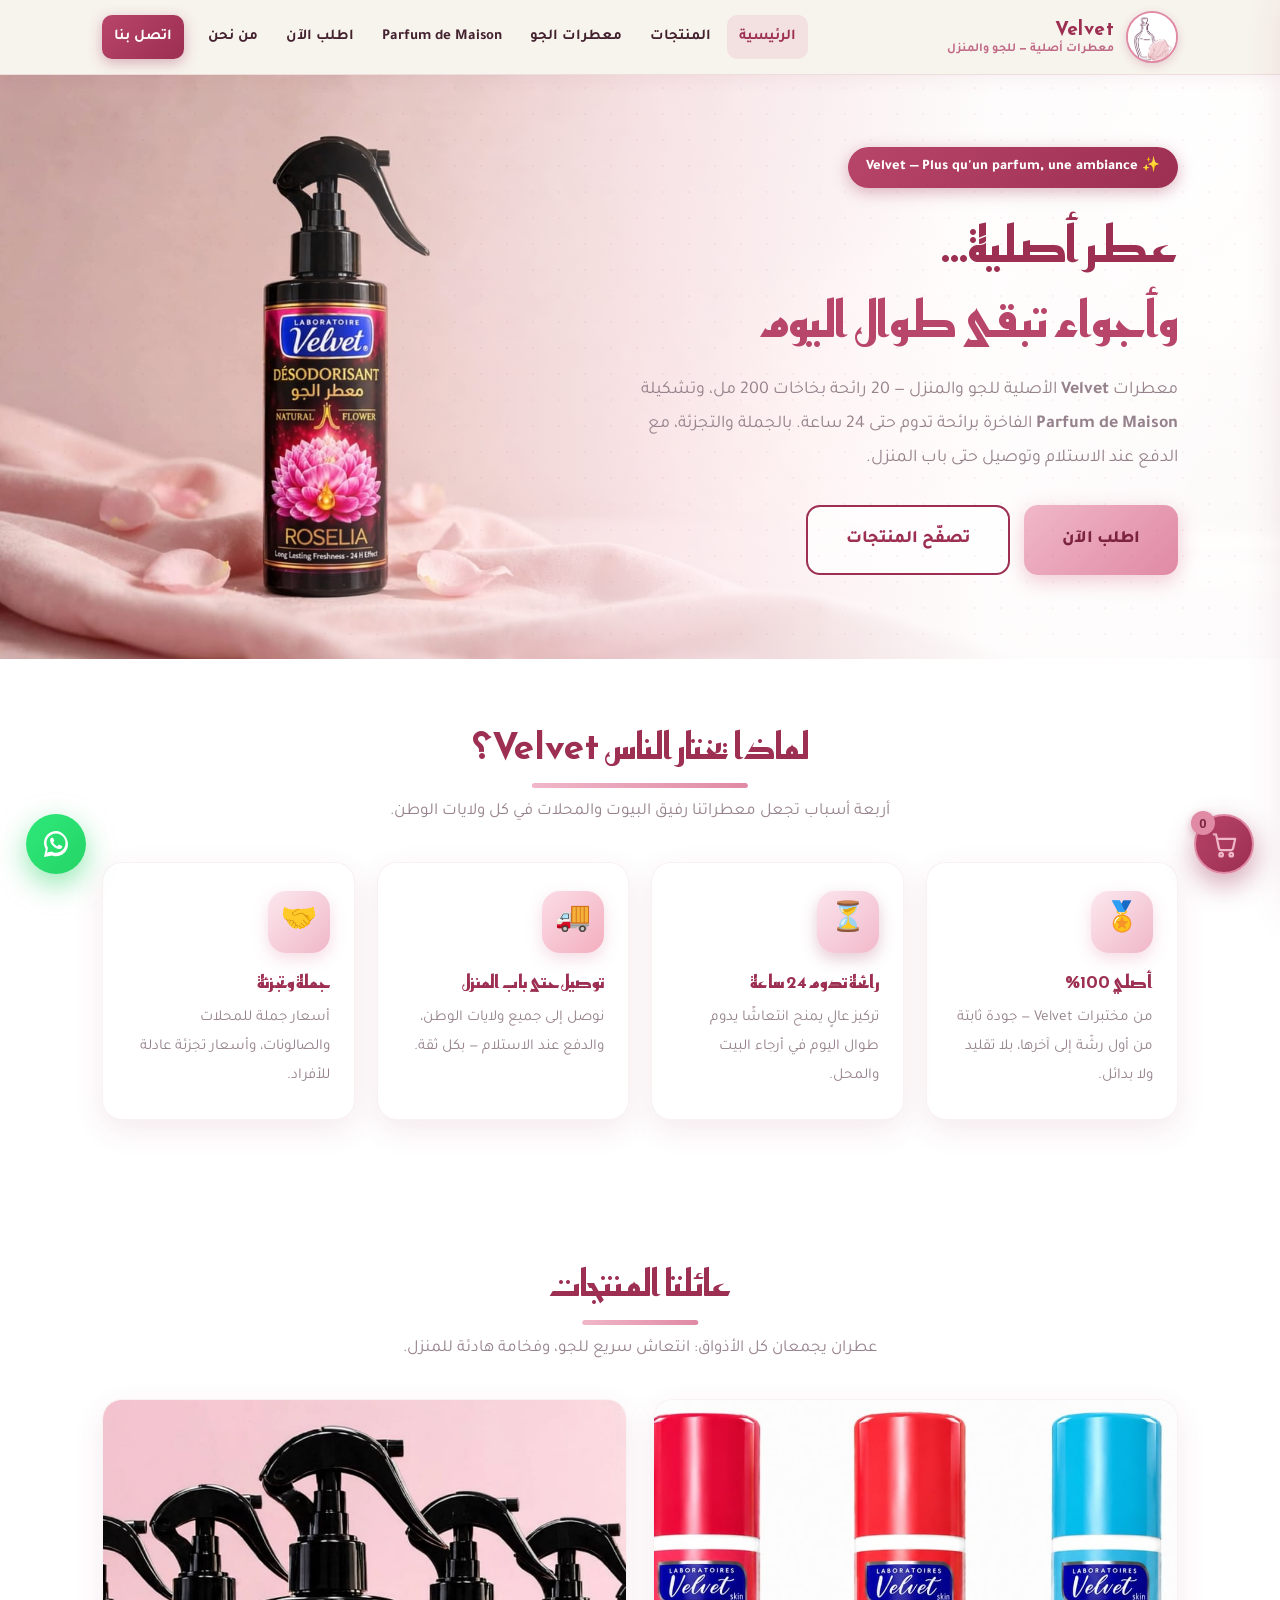
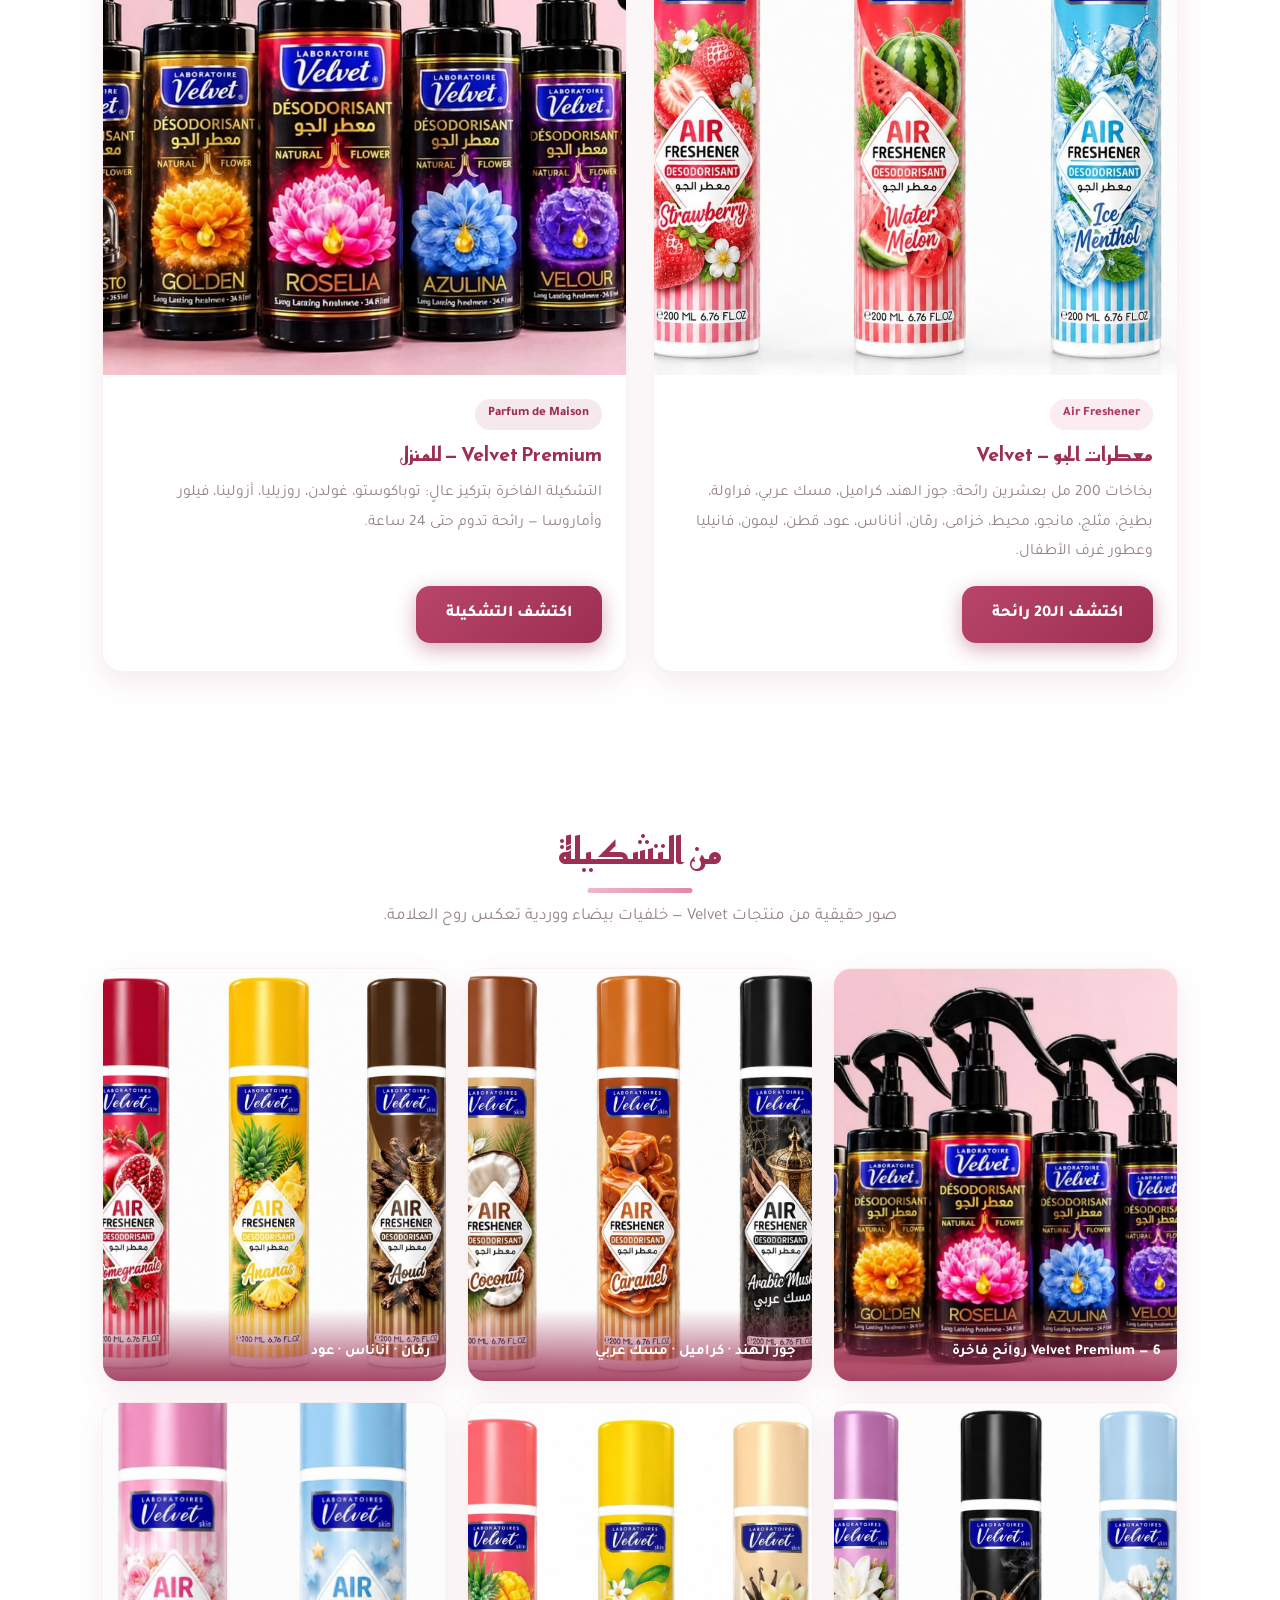
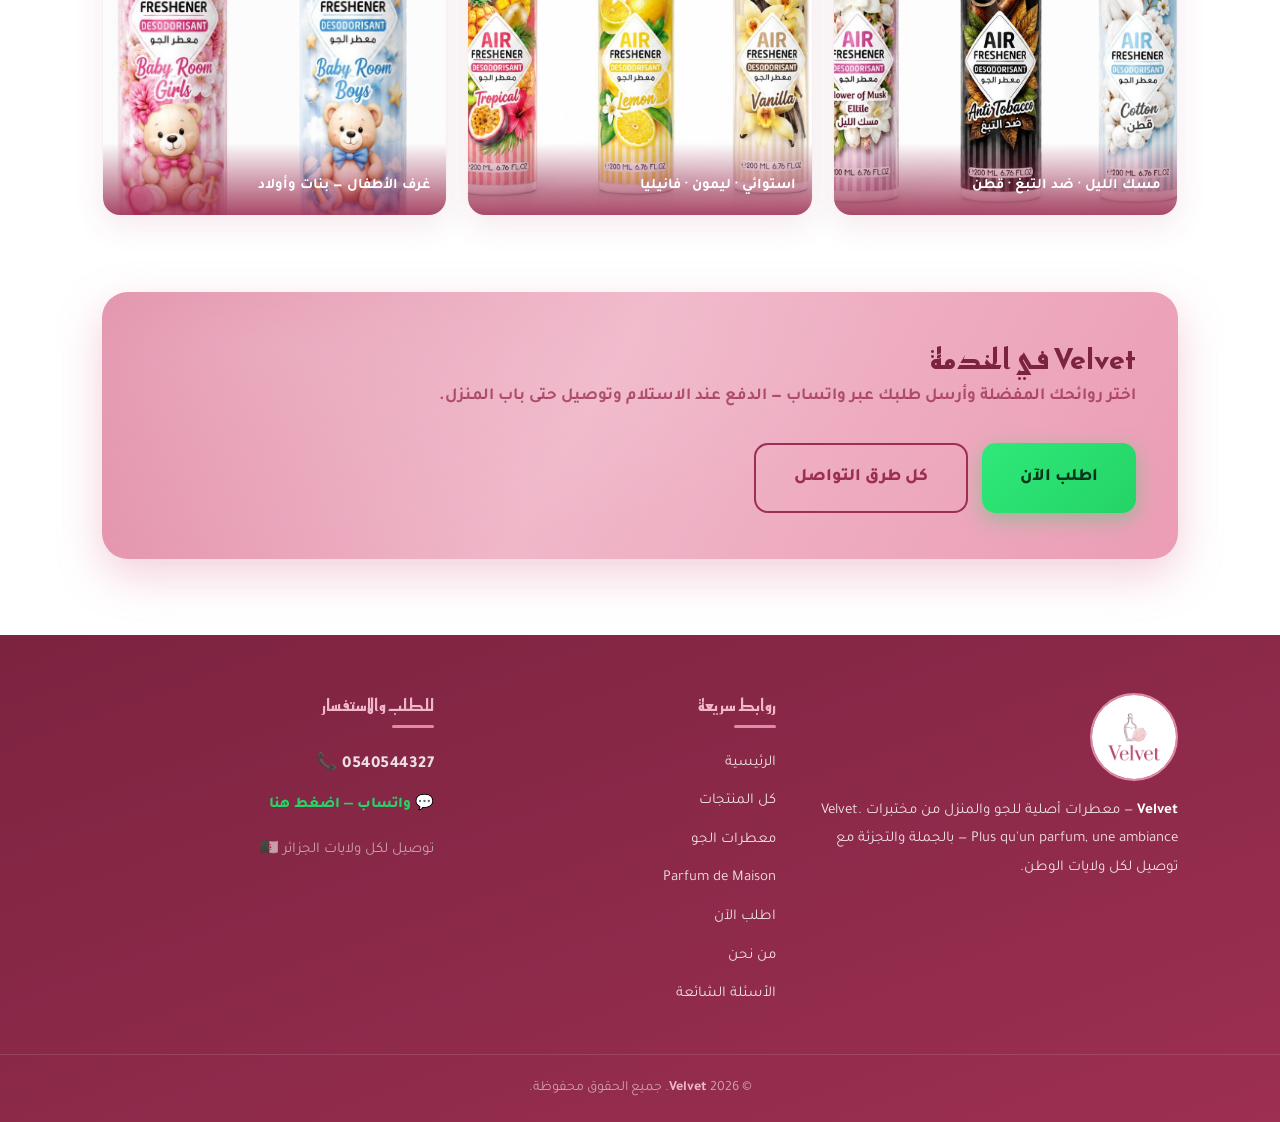
<file: index.html>
<!DOCTYPE html>
<html lang="ar" dir="rtl">
<head>
  <meta charset="UTF-8">
  <meta name="viewport" content="width=device-width, initial-scale=1.0">
  <title>Velvet | معطرات أصلية للجو والمنزل — بالجملة والتجزئة</title>
  <meta name="description" content="Velvet — معطرات أصلية للجو والمنزل: 20 رائحة بخاخات 200 مل وتشكيلة Velvet Premium الفاخرة. بالجملة والتجزئة، الدفع عند الاستلام وتوصيل حتى باب المنزل. 0540544327">
  <link rel="icon" type="image/jpeg" href="assets/img/logo-mark.jpg">
  <link rel="preconnect" href="https://fonts.googleapis.com">
  <link rel="preconnect" href="https://fonts.gstatic.com" crossorigin>
  <link href="https://fonts.googleapis.com/css2?family=Reem+Kufi:wght@400;500;600;700&family=Tajawal:wght@400;500;700;800;900&display=swap" rel="stylesheet">
  <link rel="stylesheet" href="css/style.css">
</head>
<body>

  <!-- ===== الترويسة ===== -->
  <header class="site-header">
    <div class="container header-inner">
      <a href="index.html" class="brand">
        <img src="assets/img/logo-mark.jpg" alt="شعار Velvet" class="brand-logo">
        <span class="brand-text">
          <strong>Velvet</strong>
          <small>معطرات أصلية — للجو والمنزل</small>
        </span>
      </a>
      <nav class="main-nav" id="mainNav">
        <a href="index.html" class="active">الرئيسية</a>
        <a href="products.html">المنتجات</a>
        <a href="air-freshener.html">معطرات الجو</a>
        <a href="parfum-maison.html">Parfum de Maison</a>
        <a href="order.html">اطلب الآن</a>
        <a href="about.html">من نحن</a>
        <a href="contact.html" class="nav-cta">اتصل بنا</a>
      </nav>
      <button class="nav-toggle" id="navToggle" aria-label="فتح القائمة">☰</button>
    </div>
  </header>

  <main>
    <!-- ===== الواجهة الرئيسية ===== -->
    <section class="hero">
      <div class="container hero-inner">
        <div class="hero-copy">
          <span class="hero-badge">✨ Velvet — Plus qu'un parfum, une ambiance</span>
          <h1 class="hero-title">عطر أصلية…<br><span class="gold">وأجواء تبقى طوال اليوم</span></h1>
          <p class="hero-lead">
            معطرات <strong>Velvet</strong> الأصلية للجو والمنزل — 20 رائحة بخاخات 200 مل، وتشكيلة <strong>Parfum de Maison</strong> الفاخرة برائحة تدوم حتى 24 ساعة. بالجملة والتجزئة، مع الدفع عند الاستلام وتوصيل حتى باب المنزل.
          </p>
          <div class="hero-cta">
            <a href="order.html" class="btn btn-gold btn-lg">اطلب الآن</a>
            <a href="products.html" class="btn btn-outline btn-lg">تصفّح المنتجات</a>
          </div>
        </div>
        <div class="hero-img-wrap">
          <img src="assets/img/roselia-hero.jpg" alt="معطر Velvet Premium — روزيليا" class="hero-img" style="object-position: left center;">
          <div class="hero-strip"><span class="dot"></span> الدفع عند الاستلام — توصيل حتى باب المنزل</div>
        </div>
      </div>
    </section>

    <!-- ===== لماذا Velvet ===== -->
    <section class="section" style="padding-block: 60px;">
      <div class="container">
        <div class="center">
          <h2 class="section-title">لماذا يختار الناس Velvet؟</h2>
          <p class="section-sub">أربعة أسباب تجعل معطراتنا رفيق البيوت والمحلات في كل ولايات الوطن.</p>
        </div>
        <div class="grid-4">
          <div class="feature reveal">
            <div class="feature-icon">🏅</div>
            <h3>أصلي 100%</h3>
            <p>من مختبرات Velvet — جودة ثابتة من أول رشّة إلى آخرها، بلا تقليد ولا بدائل.</p>
          </div>
          <div class="feature reveal">
            <div class="feature-icon brand">⏳</div>
            <h3>رائحة تدوم 24 ساعة</h3>
            <p>تركيز عالٍ يمنح انتعاشًا يدوم طوال اليوم في أرجاء البيت والمحل.</p>
          </div>
          <div class="feature reveal">
            <div class="feature-icon rose">🚚</div>
            <h3>توصيل حتى باب المنزل</h3>
            <p>نوصل إلى جميع ولايات الوطن، والدفع عند الاستلام — بكل ثقة.</p>
          </div>
          <div class="feature reveal">
            <div class="feature-icon">🤝</div>
            <h3>جملة وتجزئة</h3>
            <p>أسعار جملة للمحلات والصالونات، وأسعار تجزئة عادلة للأفراد.</p>
          </div>
        </div>
      </div>
    </section>

    <!-- ===== عائلتا المنتجات ===== -->
    <section class="section section-alt">
      <div class="container">
        <div class="center">
          <h2 class="section-title">عائلتا المنتجات</h2>
          <p class="section-sub">عطران يجمعان كل الأذواق: انتعاش سريع للجو، وفخامة هادئة للمنزل.</p>
        </div>
        <div class="grid-2">
          <article class="card reveal">
            <img src="assets/img/velvet-strawberry-watermelon-menthol.jpg" alt="معطرات الجو Velvet — 20 رائحة" class="card-img">
            <div class="card-body">
              <span class="tag">Air Freshener</span>
              <h3 class="card-title">معطرات الجو — Velvet</h3>
              <p class="card-text">
                بخاخات 200 مل بعشرين رائحة: جوز الهند، كراميل، مسك عربي، فراولة، بطيخ، مثلج، مانجو، محيط، خزامى، رمّان، أناناس، عود، قطن، ليمون، فانيليا وعطور غرف الأطفال.
              </p>
              <a href="air-freshener.html" class="btn btn-brand">اكتشف الـ20 رائحة</a>
            </div>
          </article>
          <article class="card reveal">
            <img src="assets/img/velvet-premium-lineup.jpg" alt="تشكيلة Velvet Premium — Parfum de Maison" class="card-img">
            <div class="card-body">
              <span class="tag tag-brand">Parfum de Maison</span>
              <h3 class="card-title">Velvet Premium — للمنزل</h3>
              <p class="card-text">
                التشكيلة الفاخرة بتركيز عالٍ: توباكوستو، غولدن، روزيليا، أزولينا، فيلور وأماروسا — رائحة تدوم حتى 24 ساعة.
              </p>
              <a href="parfum-maison.html" class="btn btn-brand">اكتشف التشكيلة</a>
            </div>
          </article>
        </div>
      </div>
    </section>

    <!-- ===== من التشكيلة ===== -->
    <section class="section">
      <div class="container">
        <div class="center">
          <h2 class="section-title">من التشكيلة</h2>
          <p class="section-sub">صور حقيقية من منتجات Velvet — خلفيات بيضاء ووردية تعكس روح العلامة.</p>
        </div>
        <div class="gallery-grid">
          <figure class="gallery-item reveal"><img src="assets/img/velvet-premium-lineup.jpg" alt="تشكيلة Velvet Premium"><figcaption class="gallery-cap">Velvet Premium — 6 روائح فاخرة</figcaption></figure>
          <figure class="gallery-item reveal"><img src="assets/img/velvet-coconut-caramel-musk.jpg" alt="جوز الهند، كراميل، مسك عربي"><figcaption class="gallery-cap">جوز الهند · كراميل · مسك عربي</figcaption></figure>
          <figure class="gallery-item reveal"><img src="assets/img/velvet-pomegranate-ananas-aoud.jpg" alt="رمّان، أناناس، عود"><figcaption class="gallery-cap">رمّان · أناناس · عود</figcaption></figure>
          <figure class="gallery-item reveal"><img src="assets/img/velvet-ellile-antitobacco-cotton.jpg" alt="مسك الليل، ضد التبغ، قطن"><figcaption class="gallery-cap">مسك الليل · ضد التبغ · قطن</figcaption></figure>
          <figure class="gallery-item reveal"><img src="assets/img/velvet-tropical-lemon-vanilla.jpg" alt="استوائي، ليمون، فانيليا"><figcaption class="gallery-cap">استوائي · ليمون · فانيليا</figcaption></figure>
          <figure class="gallery-item reveal"><img src="assets/img/velvet-babyroom.jpg" alt="عطور غرف الأطفال"><figcaption class="gallery-cap">غرف الأطفال — بنات وأولاد</figcaption></figure>
        </div>
      </div>
    </section>

    <!-- ===== دعوة للطلب ===== -->
    <section class="section" style="padding-top: 0;">
      <div class="container">
        <div class="cta-band reveal">
          <div>
            <h2>Velvet في الخدمة</h2>
            <p>اختر روائحك المفضلة وأرسل طلبك عبر واتساب — الدفع عند الاستلام وتوصيل حتى باب المنزل.</p>
          </div>
          <div class="cta-actions">
            <a href="order.html" class="btn btn-wa btn-lg">اطلب الآن</a>
            <a href="contact.html" class="btn btn-outline-dark btn-lg">كل طرق التواصل</a>
          </div>
        </div>
      </div>
    </section>
  </main>

  <!-- ===== التذييل ===== -->
  <footer class="site-footer">
    <div class="container footer-grid">
      <div class="footer-col">
        <img src="assets/img/velvet-logo.jpg" alt="Velvet — معطرات أصلية" class="footer-logo">
        <p><strong style="color:#fff;">Velvet</strong> — معطرات أصلية للجو والمنزل من مختبرات Velvet. Plus qu'un parfum, une ambiance — بالجملة والتجزئة مع توصيل لكل ولايات الوطن.</p>
      </div>
      <div class="footer-col">
        <h4>روابط سريعة</h4>
        <a href="index.html">الرئيسية</a>
        <a href="products.html">كل المنتجات</a>
        <a href="air-freshener.html">معطرات الجو</a>
        <a href="parfum-maison.html">Parfum de Maison</a>
        <a href="order.html">اطلب الآن</a>
        <a href="about.html">من نحن</a>
        <a href="faq.html">الأسئلة الشائعة</a>
      </div>
      <div class="footer-col">
        <h4>للطلب والاستفسار</h4>
        <a class="footer-phone" href="tel:0540544327">📞 0540544327</a>
        <a class="footer-wa" href="https://wa.me/213540544327" target="_blank" rel="noopener">💬 واتساب — اضغط هنا</a>
        <p class="footer-note">توصيل لكل ولايات الجزائر 🇩🇿</p>
      </div>
    </div>
    <div class="footer-bottom">
      © <span id="year">2026</span> <span class="gold">Velvet</span>. جميع الحقوق محفوظة.
    </div>
  </footer>

  <!-- ===== زر واتساب العائم ===== -->
  <a href="https://wa.me/213540544327" class="wa-float" target="_blank" rel="noopener" aria-label="تواصل معنا عبر واتساب">
    <svg viewBox="0 0 32 32"><path d="M16 3C9.4 3 4 8.4 4 15c0 2.1.6 4.2 1.7 6L4 29l8.2-1.6c1.2.6 2.5.9 3.8.9 6.6 0 12-5.4 12-12S22.6 3 16 3zm0 21.8c-1.2 0-2.4-.3-3.4-.9l-.7-.4-4.9 1 1-4.7-.5-.7C6.9 17.9 6.5 16.5 6.5 15 6.5 9.8 10.8 5.5 16 5.5S25.5 9.8 25.5 15 21.2 24.8 16 24.8zm5.4-7.1c-.3-.1-1.7-.9-2-1-.3-.1-.5-.1-.7.1-.2.3-.8 1-.9 1.2-.2.2-.3.2-.6.1-.3-.1-1.2-.5-2.3-1.4-.9-.8-1.4-1.7-1.6-2-.2-.3 0-.5.1-.6l.5-.6c.2-.2.2-.3.3-.5.1-.2 0-.4 0-.5 0-.1-.7-1.7-1-2.3-.3-.6-.5-.5-.7-.5h-.6c-.2 0-.5.1-.8.4-.3.3-1 1-1 2.5s1.1 2.9 1.2 3.1c.1.2 2.1 3.2 5.1 4.5.7.3 1.3.5 1.7.6.7.2 1.4.2 1.9.1.6-.1 1.7-.7 2-1.4.2-.7.2-1.3.2-1.4-.1-.1-.3-.2-.6-.3z"/></svg>
  </a>

  <script src="js/config.js"></script>
  <script src="js/catalog.js"></script>
  <script src="js/main.js"></script>
  <script src="js/cart.js"></script>
</body>
</html>
</file>
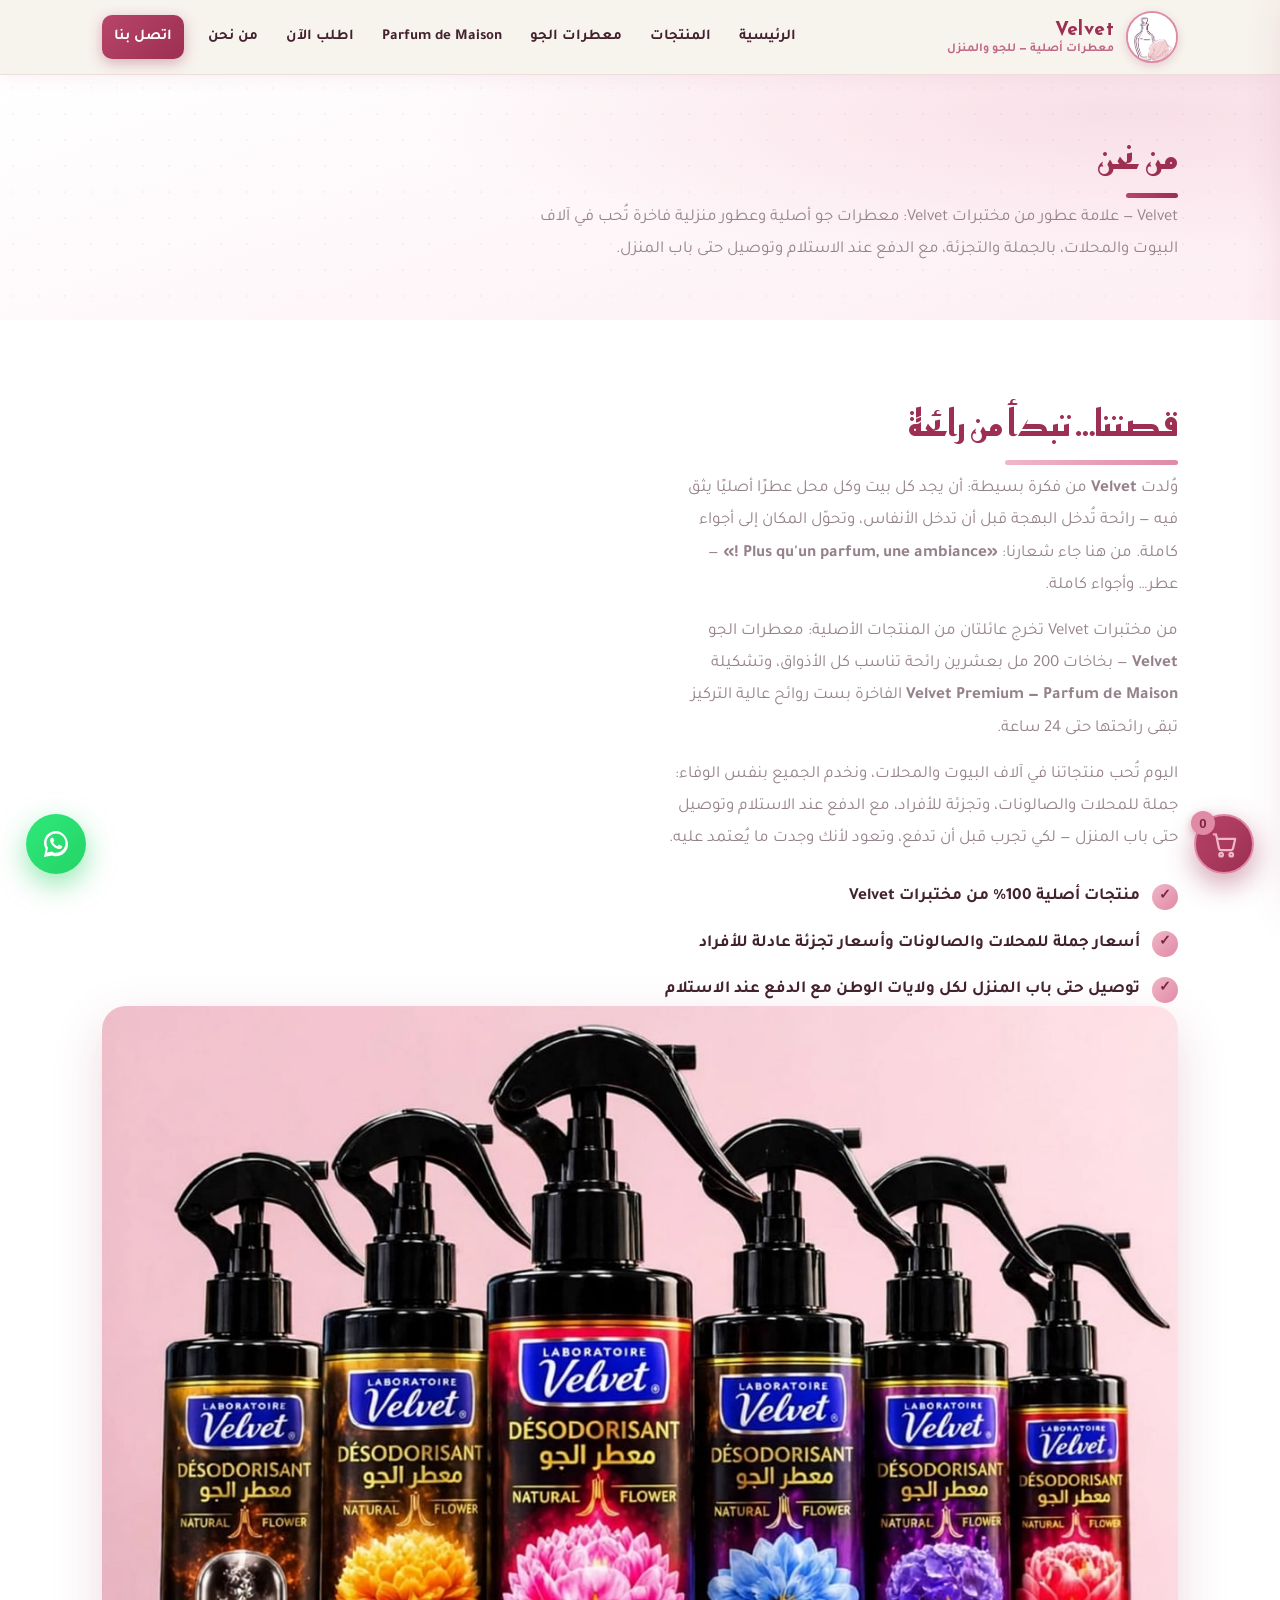
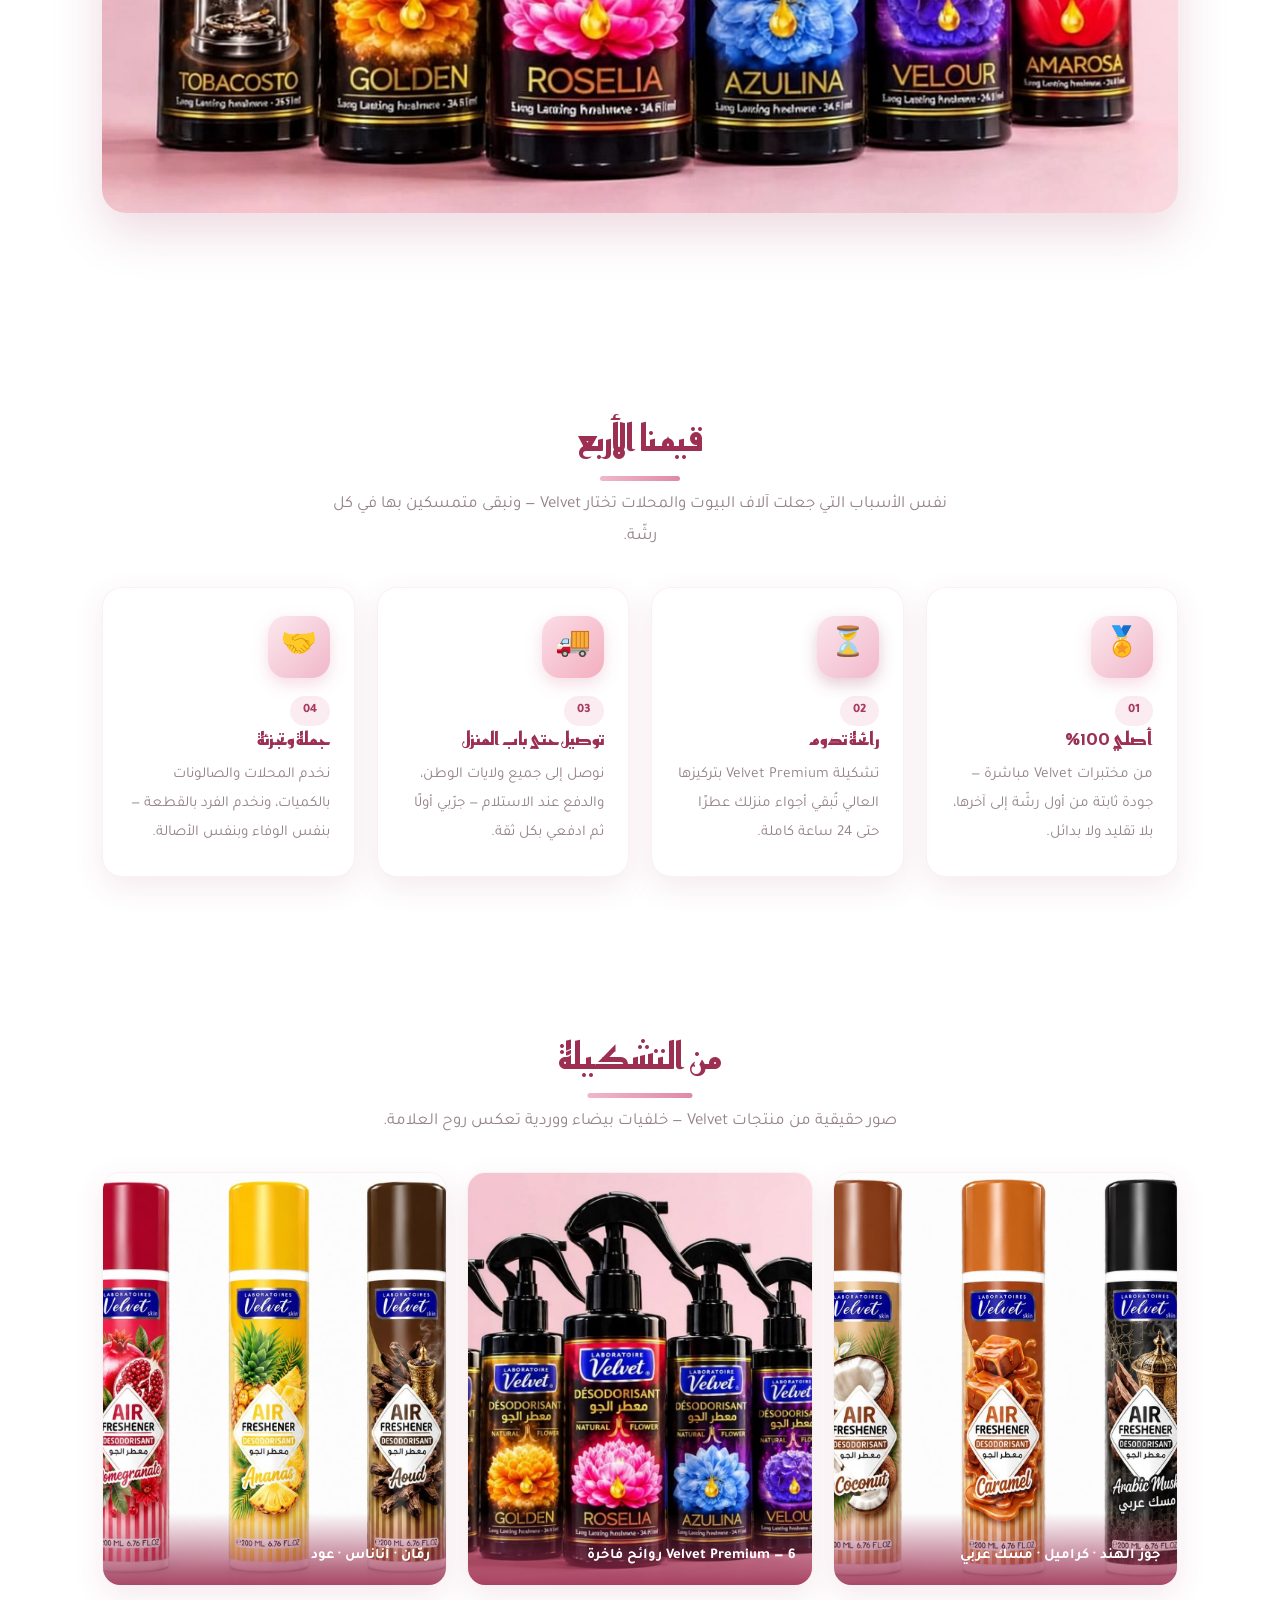
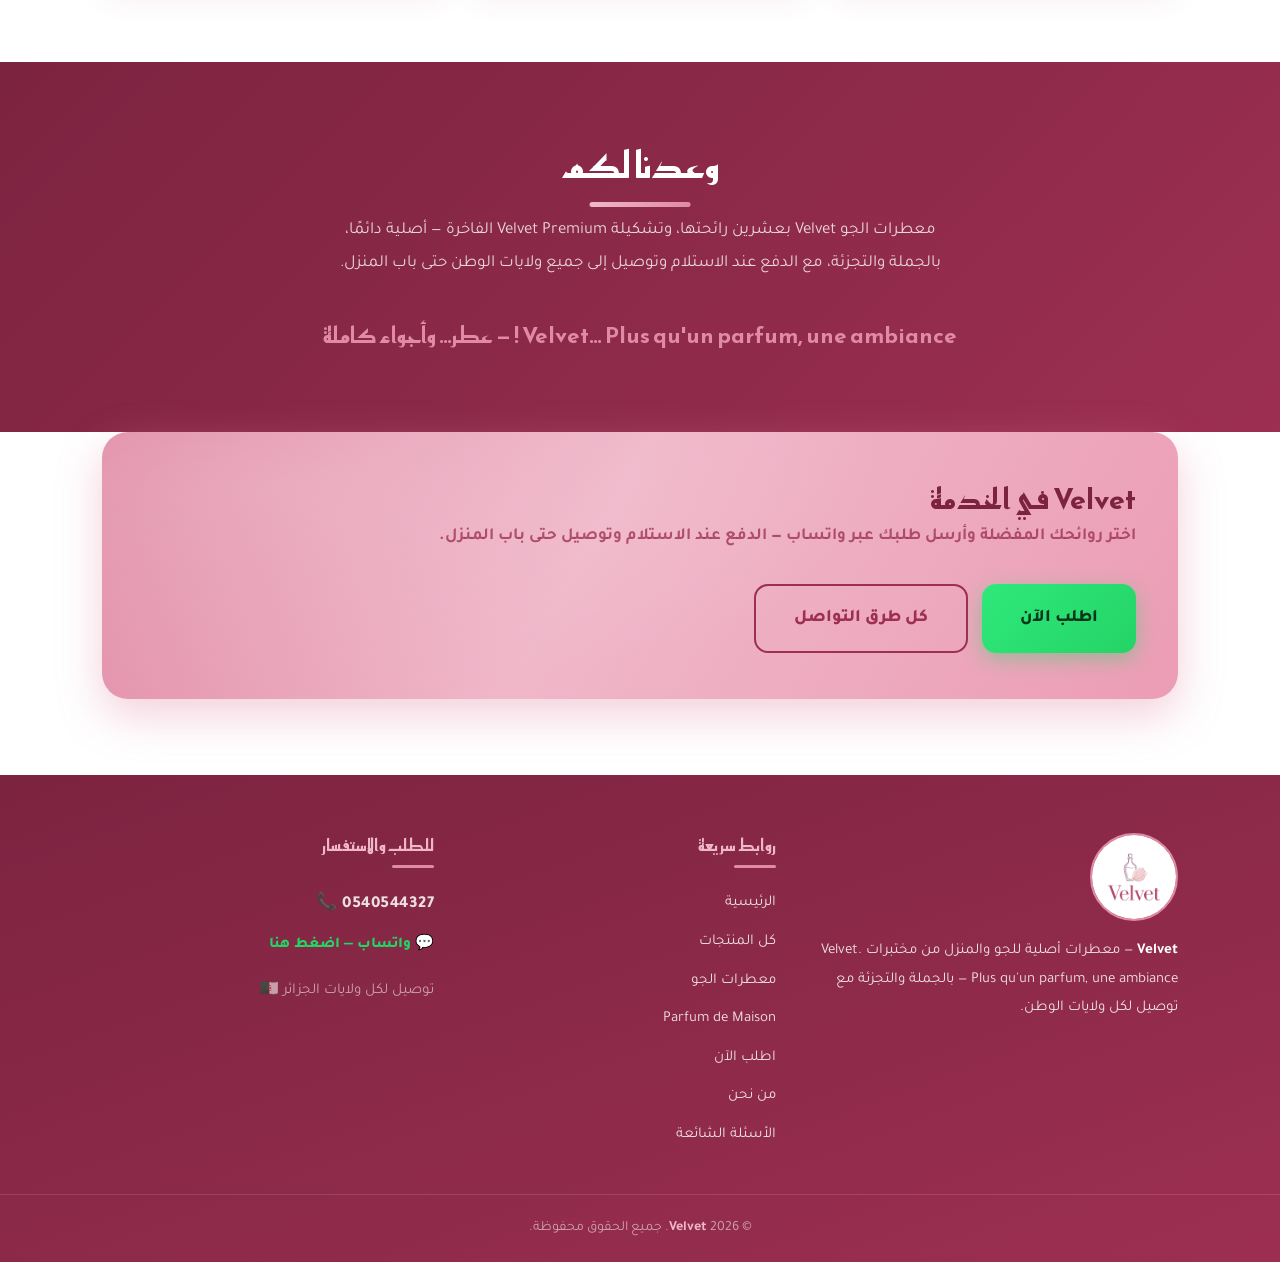
<file: about.html>
<!DOCTYPE html>
<html lang="ar" dir="rtl">
<head>
  <meta charset="UTF-8">
  <meta name="viewport" content="width=device-width, initial-scale=1.0">
  <title>من نحن | Velvet — Plus qu'un parfum, une ambiance</title>
  <meta name="description" content="تعرف على Velvet — علامة معطرات الجو وعطور المنزل الأصلية من مختبرات Velvet: 20 رائحة بخاخات 200 مل وتشكيلة Velvet Premium الفاخرة، بالجملة والتجزئة مع الدفع عند الاستلام وتوصيل لكل ولايات الوطن.">
  <link rel="icon" type="image/jpeg" href="assets/img/logo-mark.jpg">
  <link rel="preconnect" href="https://fonts.googleapis.com">
  <link rel="preconnect" href="https://fonts.gstatic.com" crossorigin>
  <link href="https://fonts.googleapis.com/css2?family=Reem+Kufi:wght@400;500;600;700&family=Tajawal:wght@400;500;700;800;900&display=swap" rel="stylesheet">
  <link rel="stylesheet" href="css/style.css">
</head>
<body>

  <!-- ===== الترويسة ===== -->
  <header class="site-header">
    <div class="container header-inner">
      <a href="index.html" class="brand">
        <img src="assets/img/logo-mark.jpg" alt="شعار Velvet" class="brand-logo">
        <span class="brand-text">
          <strong>Velvet</strong>
          <small>معطرات أصلية — للجو والمنزل</small>
        </span>
      </a>
      <nav class="main-nav" id="mainNav">
        <a href="index.html">الرئيسية</a>
        <a href="products.html">المنتجات</a>
        <a href="air-freshener.html">معطرات الجو</a>
        <a href="parfum-maison.html">Parfum de Maison</a>
        <a href="order.html">اطلب الآن</a>
        <a href="about.html">من نحن</a>
        <a href="contact.html" class="nav-cta">اتصل بنا</a>
      </nav>
      <button class="nav-toggle" id="navToggle" aria-label="فتح القائمة">☰</button>
    </div>
  </header>

  <main>
    <!-- ===== ترويسة الصفحة ===== -->
    <section class="page-hero">
      <div class="container">
        <h1 class="section-title">من نحن</h1>
        <p>Velvet — علامة عطور من مختبرات Velvet: معطرات جو أصلية وعطور منزلية فاخرة تُحب في آلاف البيوت والمحلات، بالجملة والتجزئة، مع الدفع عند الاستلام وتوصيل حتى باب المنزل.</p>
      </div>
    </section>

    <!-- ===== قصتنا ===== -->
    <section class="section">
      <div class="container split">
        <div class="reveal">
          <h2 class="section-title">قصتنا… تبدأ من رائحة</h2>
          <p class="section-sub" style="margin-bottom: 14px;">
            وُلدت <strong>Velvet</strong> من فكرة بسيطة: أن يجد كل بيت وكل محل عطرًا أصليًا يثق فيه — رائحة تُدخل البهجة قبل أن تدخل الأنفاس، وتحوّل المكان إلى أجواء كاملة. من هنا جاء شعارنا: <strong>«Plus qu'un parfum, une ambiance !»</strong> — عطر… وأجواء كاملة.
          </p>
          <p class="section-sub" style="margin-bottom: 14px;">
            من مختبرات Velvet تخرج عائلتان من المنتجات الأصلية: معطرات الجو <strong>Velvet</strong> — بخاخات 200 مل بعشرين رائحة تناسب كل الأذواق، وتشكيلة <strong>Velvet Premium — Parfum de Maison</strong> الفاخرة بست روائح عالية التركيز تبقى رائحتها حتى 24 ساعة.
          </p>
          <p class="section-sub" style="margin-bottom: 26px;">
            اليوم تُحب منتجاتنا في آلاف البيوت والمحلات، ونخدم الجميع بنفس الوفاء: جملة للمحلات والصالونات، وتجزئة للأفراد، مع الدفع عند الاستلام وتوصيل حتى باب المنزل — لكي تجرب قبل أن تدفع، وتعود لأنك وجدت ما يُعتمد عليه.
          </p>
          <ul class="check-list">
            <li>منتجات أصلية 100% من مختبرات Velvet</li>
            <li>أسعار جملة للمحلات والصالونات وأسعار تجزئة عادلة للأفراد</li>
            <li>توصيل حتى باب المنزل لكل ولايات الوطن مع الدفع عند الاستلام</li>
          </ul>
        </div>
        </div>
      <div class="container reveal">
        <img src="assets/img/velvet-premium-lineup.jpg" alt="تشكيلة Velvet Premium — Parfum de Maison" class="wide-banner" style="aspect-ratio: 4 / 3; object-position: center bottom;">
      </div>
    </section>

    <!-- ===== قيمنا الأربع ===== -->
    <section class="section section-alt">
      <div class="container">
        <div class="center">
          <h2 class="section-title">قيمنا الأربع</h2>
          <p class="section-sub">نفس الأسباب التي جعلت آلاف البيوت والمحلات تختار Velvet — ونبقى متمسكين بها في كل رشّة.</p>
        </div>
        <div class="grid-4">
          <div class="feature reveal">
            <div class="feature-icon">🏅</div>
            <span class="tag">01</span>
            <h3>أصلي 100%</h3>
            <p>من مختبرات Velvet مباشرة — جودة ثابتة من أول رشّة إلى آخرها، بلا تقليد ولا بدائل.</p>
          </div>
          <div class="feature reveal">
            <div class="feature-icon brand">⏳</div>
            <span class="tag">02</span>
            <h3>رائحة تدوم</h3>
            <p>تشكيلة Velvet Premium بتركيزها العالي تُبقي أجواء منزلك عطرًا حتى 24 ساعة كاملة.</p>
          </div>
          <div class="feature reveal">
            <div class="feature-icon rose">🚚</div>
            <span class="tag">03</span>
            <h3>توصيل حتى باب المنزل</h3>
            <p>نوصل إلى جميع ولايات الوطن، والدفع عند الاستلام — جرّبي أولًا ثم ادفعي بكل ثقة.</p>
          </div>
          <div class="feature reveal">
            <div class="feature-icon">🤝</div>
            <span class="tag">04</span>
            <h3>جملة وتجزئة</h3>
            <p>نخدم المحلات والصالونات بالكميات، ونخدم الفرد بالقطعة — بنفس الوفاء وبنفس الأصالة.</p>
          </div>
        </div>
      </div>
    </section>

    <!-- ===== من التشكيلة ===== -->
    <section class="section">
      <div class="container">
        <div class="center">
          <h2 class="section-title">من التشكيلة</h2>
          <p class="section-sub">صور حقيقية من منتجات Velvet — خلفيات بيضاء ووردية تعكس روح العلامة.</p>
        </div>
        <div class="gallery-grid">
          <figure class="gallery-item reveal"><img src="assets/img/velvet-coconut-caramel-musk.jpg" alt="جوز الهند، كراميل، مسك عربي"><figcaption class="gallery-cap">جوز الهند · كراميل · مسك عربي</figcaption></figure>
          <figure class="gallery-item reveal"><img src="assets/img/velvet-premium-lineup.jpg" alt="تشكيلة Velvet Premium"><figcaption class="gallery-cap">Velvet Premium — 6 روائح فاخرة</figcaption></figure>
          <figure class="gallery-item reveal"><img src="assets/img/velvet-pomegranate-ananas-aoud.jpg" alt="رمّان، أناناس، عود"><figcaption class="gallery-cap">رمّان · أناناس · عود</figcaption></figure>
        </div>
      </div>
    </section>

    <!-- ===== وعدنا لكم ===== -->
    <section class="section section-dark">
      <div class="container center">
        <h2 class="section-title">وعدنا لكم</h2>
        <p class="section-sub">معطرات الجو Velvet بعشرين رائحتها، وتشكيلة Velvet Premium الفاخرة — أصلية دائمًا، بالجملة والتجزئة، مع الدفع عند الاستلام وتوصيل إلى جميع ولايات الوطن حتى باب المنزل.</p>
        <p style="margin-top:18px;font-family:'Reem Kufi',sans-serif;font-size:1.4rem;color:var(--gold);font-weight:700;">Velvet… Plus qu'un parfum, une ambiance ! — عطر… وأجواء كاملة</p>
      </div>
    </section>

    <!-- ===== دعوة للطلب ===== -->
    <section class="section" style="padding-top: 0;">
      <div class="container">
        <div class="cta-band reveal">
          <div>
            <h2>Velvet في الخدمة</h2>
            <p>اختر روائحك المفضلة وأرسل طلبك عبر واتساب — الدفع عند الاستلام وتوصيل حتى باب المنزل.</p>
          </div>
          <div class="cta-actions">
            <a href="order.html" class="btn btn-wa btn-lg">اطلب الآن</a>
            <a href="contact.html" class="btn btn-outline-dark btn-lg">كل طرق التواصل</a>
          </div>
        </div>
      </div>
    </section>
  </main>

  <!-- ===== التذييل ===== -->
  <footer class="site-footer">
    <div class="container footer-grid">
      <div class="footer-col">
        <img src="assets/img/velvet-logo.jpg" alt="Velvet — معطرات أصلية" class="footer-logo">
        <p><strong style="color:#fff;">Velvet</strong> — معطرات أصلية للجو والمنزل من مختبرات Velvet. Plus qu'un parfum, une ambiance — بالجملة والتجزئة مع توصيل لكل ولايات الوطن.</p>
      </div>
      <div class="footer-col">
        <h4>روابط سريعة</h4>
        <a href="index.html">الرئيسية</a>
        <a href="products.html">كل المنتجات</a>
        <a href="air-freshener.html">معطرات الجو</a>
        <a href="parfum-maison.html">Parfum de Maison</a>
        <a href="order.html">اطلب الآن</a>
        <a href="about.html">من نحن</a>
        <a href="faq.html">الأسئلة الشائعة</a>
      </div>
      <div class="footer-col">
        <h4>للطلب والاستفسار</h4>
        <a class="footer-phone" href="tel:0540544327">📞 0540544327</a>
        <a class="footer-wa" href="https://wa.me/213540544327" target="_blank" rel="noopener">💬 واتساب — اضغط هنا</a>
        <p class="footer-note">توصيل لكل ولايات الجزائر 🇩🇿</p>
      </div>
    </div>
    <div class="footer-bottom">
      © <span id="year">2026</span> <span class="gold">Velvet</span>. جميع الحقوق محفوظة.
    </div>
  </footer>

  <!-- ===== زر واتساب العائم ===== -->
  <a href="https://wa.me/213540544327" class="wa-float" target="_blank" rel="noopener" aria-label="تواصل معنا عبر واتساب">
    <svg viewBox="0 0 32 32"><path d="M16 3C9.4 3 4 8.4 4 15c0 2.1.6 4.2 1.7 6L4 29l8.2-1.6c1.2.6 2.5.9 3.8.9 6.6 0 12-5.4 12-12S22.6 3 16 3zm0 21.8c-1.2 0-2.4-.3-3.4-.9l-.7-.4-4.9 1 1-4.7-.5-.7C6.9 17.9 6.5 16.5 6.5 15 6.5 9.8 10.8 5.5 16 5.5S25.5 9.8 25.5 15 21.2 24.8 16 24.8zm5.4-7.1c-.3-.1-1.7-.9-2-1-.3-.1-.5-.1-.7.1-.2.3-.8 1-.9 1.2-.2.2-.3.2-.6.1-.3-.1-1.2-.5-2.3-1.4-.9-.8-1.4-1.7-1.6-2-.2-.3 0-.5.1-.6l.5-.6c.2-.2.2-.3.3-.5.1-.2 0-.4 0-.5 0-.1-.7-1.7-1-2.3-.3-.6-.5-.5-.7-.5h-.6c-.2 0-.5.1-.8.4-.3.3-1 1-1 2.5s1.1 2.9 1.2 3.1c.1.2 2.1 3.2 5.1 4.5.7.3 1.3.5 1.7.6.7.2 1.4.2 1.9.1.6-.1 1.7-.7 2-1.4.2-.7.2-1.3.2-1.4-.1-.1-.3-.2-.6-.3z"/></svg>
  </a>

  <script src="js/config.js"></script>
  <script src="js/catalog.js"></script>
  <script src="js/main.js"></script>
  <script src="js/cart.js"></script>
</body>
</html>
</file>
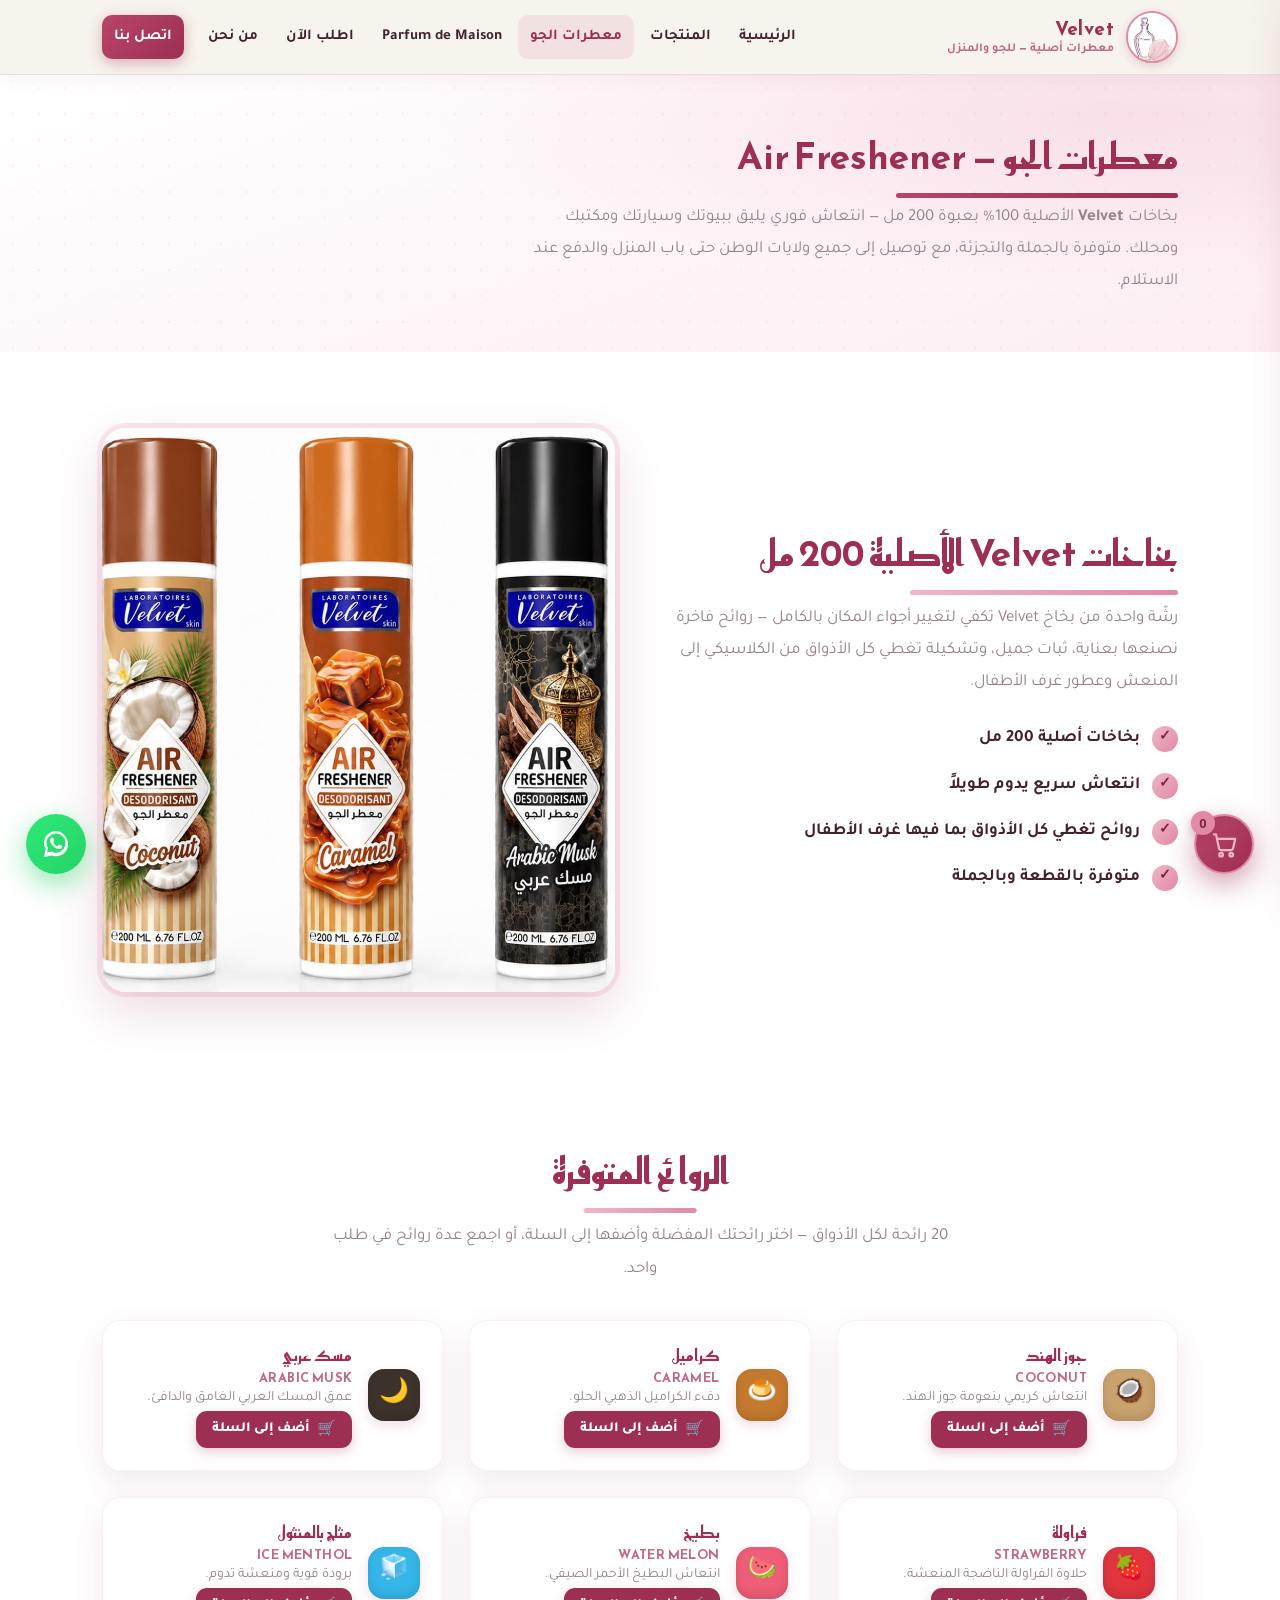
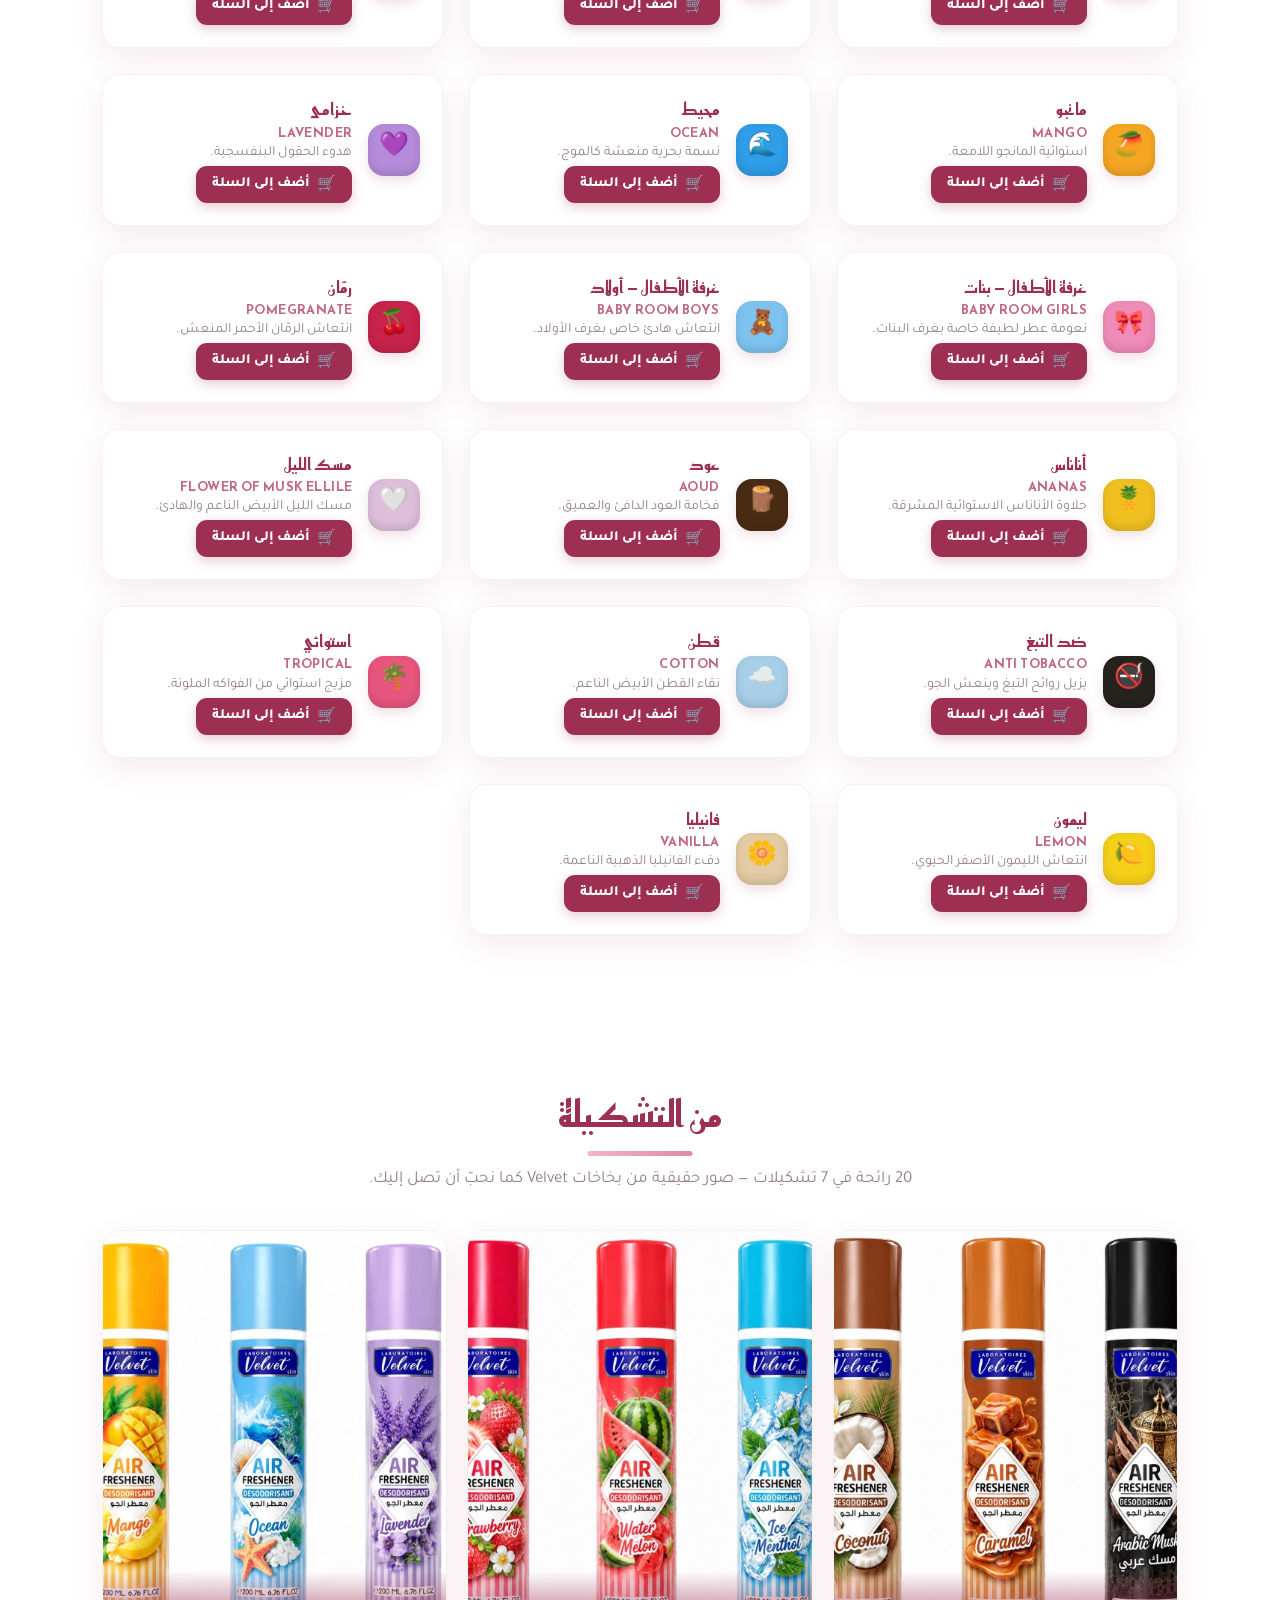
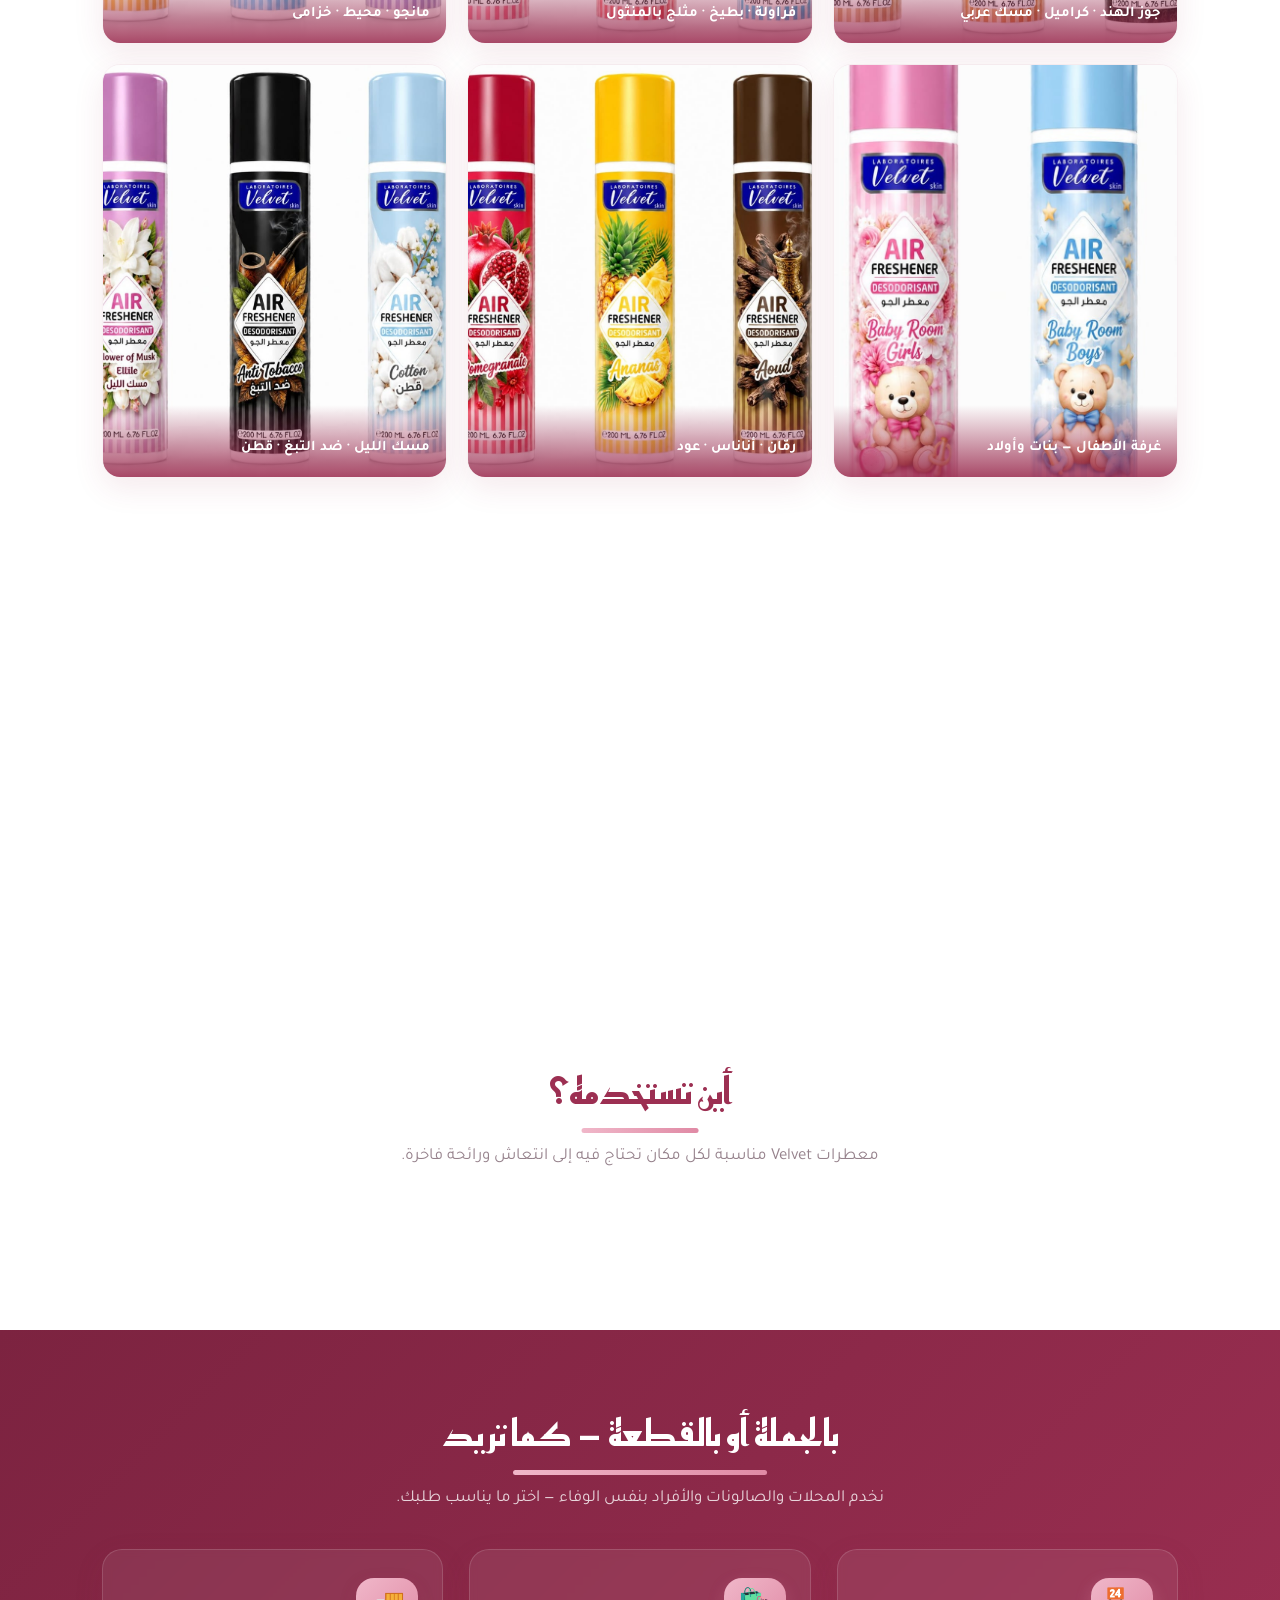
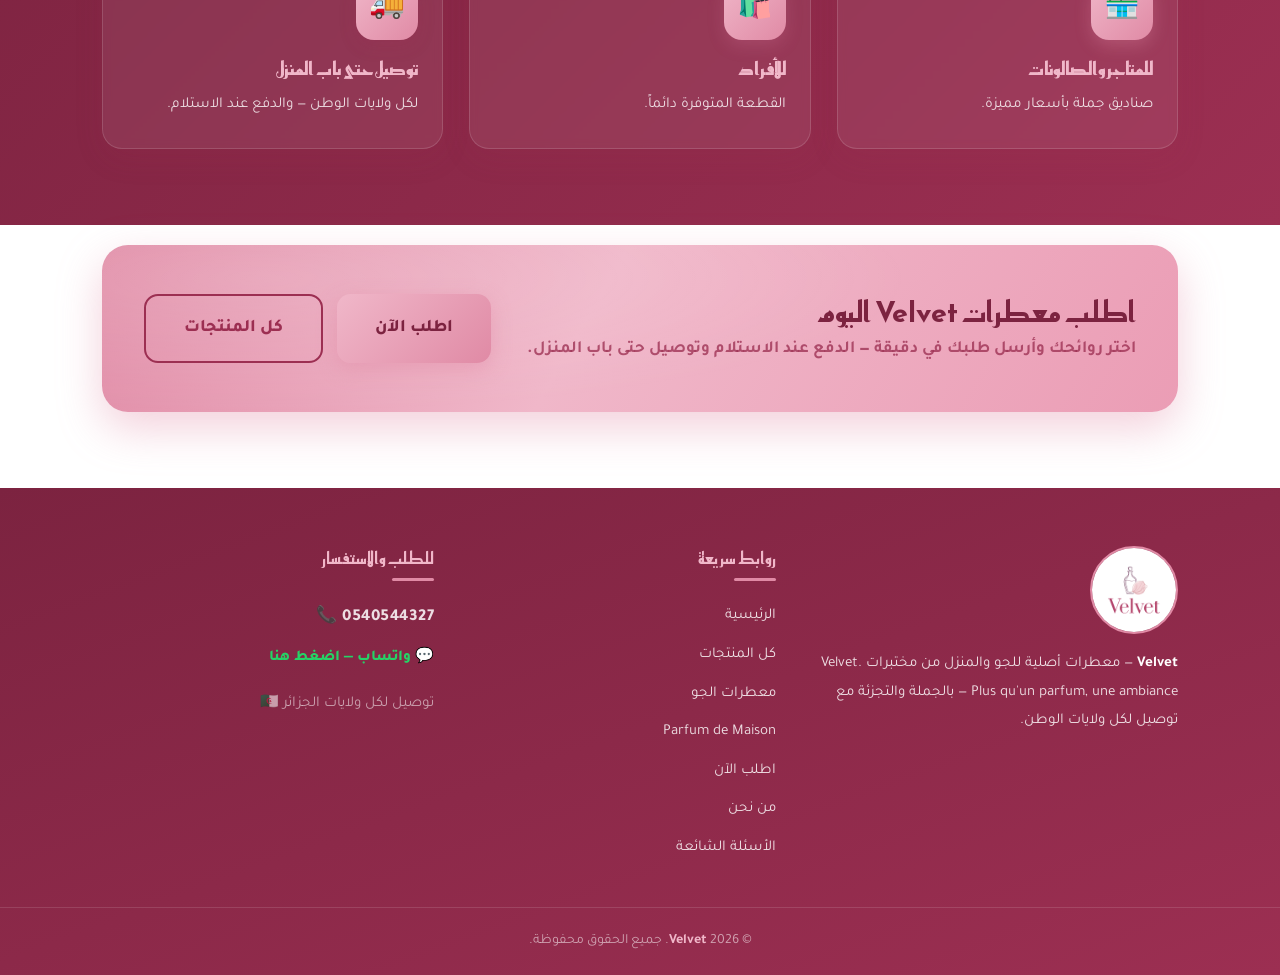
<file: air-freshener.html>
<!DOCTYPE html>
<html lang="ar" dir="rtl">
<head>
  <meta charset="UTF-8">
  <meta name="viewport" content="width=device-width, initial-scale=1.0">
  <title>معطرات الجو Velvet | 20 رائحة — بالجملة والتجزئة</title>
  <meta name="description" content="بخاخات معطرات الجو Velvet الأصلية 200 مل — 20 رائحة لكل الأذواق. بالجملة والتجزئة، الدفع عند الاستلام وتوصيل حتى باب المنزل.">
  <link rel="icon" type="image/jpeg" href="assets/img/logo-mark.jpg">
  <link rel="preconnect" href="https://fonts.googleapis.com">
  <link rel="preconnect" href="https://fonts.gstatic.com" crossorigin>
  <link href="https://fonts.googleapis.com/css2?family=Reem+Kufi:wght@400;500;600;700&family=Tajawal:wght@400;500;700;800;900&display=swap" rel="stylesheet">
  <link rel="stylesheet" href="css/style.css">
</head>
<body>

  <!-- ===== الترويسة ===== -->
  <header class="site-header">
    <div class="container header-inner">
      <a href="index.html" class="brand">
        <img src="assets/img/logo-mark.jpg" alt="شعار Velvet" class="brand-logo">
        <span class="brand-text">
          <strong>Velvet</strong>
          <small>معطرات أصلية — للجو والمنزل</small>
        </span>
      </a>
      <nav class="main-nav" id="mainNav">
        <a href="index.html">الرئيسية</a>
        <a href="products.html">المنتجات</a>
        <a href="air-freshener.html" class="active">معطرات الجو</a>
        <a href="parfum-maison.html">Parfum de Maison</a>
        <a href="order.html">اطلب الآن</a>
        <a href="about.html">من نحن</a>
        <a href="contact.html" class="nav-cta">اتصل بنا</a>
      </nav>
      <button class="nav-toggle" id="navToggle" aria-label="فتح القائمة">☰</button>
    </div>
  </header>

  <main>
    <!-- ===== واجهة الصفحة ===== -->
    <section class="page-hero">
      <div class="container">
        <h1 class="section-title">معطرات الجو — Air Freshener</h1>
        <p>بخاخات <strong>Velvet</strong> الأصلية 100% بعبوة 200 مل — انتعاش فوري يليق ببيوتك وسيارتك ومكتبك ومحلك. متوفرة بالجملة والتجزئة، مع توصيل إلى جميع ولايات الوطن حتى باب المنزل والدفع عند الاستلام.</p>
      </div>
    </section>

    <!-- ===== تعريف بالمنتج ===== -->
    <section class="section">
      <div class="container split">
        <div class="reveal">
          <h2 class="section-title">بخاخات Velvet الأصلية 200 مل</h2>
          <p class="section-sub" style="margin-bottom: 24px;">
            رشّة واحدة من بخاخ Velvet تكفي لتغيير أجواء المكان بالكامل — روائح فاخرة نصنعها بعناية، ثبات جميل، وتشكيلة تغطي كل الأذواق من الكلاسيكي إلى المنعش وعطور غرف الأطفال.
          </p>
          <ul class="check-list">
            <li>بخاخات أصلية 200 مل</li>
            <li>انتعاش سريع يدوم طويلاً</li>
            <li>روائح تغطي كل الأذواق بما فيها غرف الأطفال</li>
            <li>متوفرة بالقطعة وبالجملة</li>
          </ul>
        </div>
        <div class="split-img-wrap reveal">
          <img src="assets/img/velvet-coconut-caramel-musk.jpg" alt="معطرات Velvet — جوز الهند، كراميل، مسك عربي" class="split-img">
        </div>
      </div>
    </section>

    <!-- ===== الروائح المتوفرة ===== -->
    <section class="section section-alt">
      <div class="container">
        <div class="center">
          <h2 class="section-title">الروائح المتوفرة</h2>
          <p class="section-sub">20 رائحة لكل الأذواق — اختر رائحتك المفضلة وأضفها إلى السلة، أو اجمع عدة روائح في طلب واحد.</p>
        </div>
        <div class="grid-3">
          <div class="scent-card reveal"><div class="scent-dot" style="background:#c9a26e">🥥</div><div><h3>جوز الهند <small>COCONUT</small></h3><p>انتعاش كريمي بنعومة جوز الهند.</p><button class="btn-cart" data-cart-id="vs-coconut" data-cart-name="معطر جو Velvet — جوز الهند">أضف إلى السلة</button></div></div>
          <div class="scent-card reveal"><div class="scent-dot" style="background:#c47a2e">🍮</div><div><h3>كراميل <small>CARAMEL</small></h3><p>دفء الكراميل الذهبي الحلو.</p><button class="btn-cart" data-cart-id="vs-caramel" data-cart-name="معطر جو Velvet — كراميل">أضف إلى السلة</button></div></div>
          <div class="scent-card reveal"><div class="scent-dot" style="background:#3d332c">🌙</div><div><h3>مسك عربي <small>ARABIC MUSK</small></h3><p>عمق المسك العربي الغامق والدافئ.</p><button class="btn-cart" data-cart-id="vs-musk" data-cart-name="معطر جو Velvet — مسك عربي">أضف إلى السلة</button></div></div>
          <div class="scent-card reveal"><div class="scent-dot" style="background:#e0353f">🍓</div><div><h3>فراولة <small>STRAWBERRY</small></h3><p>حلاوة الفراولة الناضجة المنعشة.</p><button class="btn-cart" data-cart-id="vs-strawberry" data-cart-name="معطر جو Velvet — فراولة">أضف إلى السلة</button></div></div>
          <div class="scent-card reveal"><div class="scent-dot" style="background:#ef5d78">🍉</div><div><h3>بطيخ <small>WATER MELON</small></h3><p>انتعاش البطيخ الأحمر الصيفي.</p><button class="btn-cart" data-cart-id="vs-watermelon" data-cart-name="معطر جو Velvet — بطيخ">أضف إلى السلة</button></div></div>
          <div class="scent-card reveal"><div class="scent-dot" style="background:#35b6e8">🧊</div><div><h3>مثلج بالمنثول <small>ICE MENTHOL</small></h3><p>برودة قوية ومنعشة تدوم.</p><button class="btn-cart" data-cart-id="vs-icementhol" data-cart-name="معطر جو Velvet — مثلج بالمنثول">أضف إلى السلة</button></div></div>
          <div class="scent-card reveal"><div class="scent-dot" style="background:#f5a623">🥭</div><div><h3>مانجو <small>MANGO</small></h3><p>استوائية المانجو اللامعة.</p><button class="btn-cart" data-cart-id="vs-mango" data-cart-name="معطر جو Velvet — مانجو">أضف إلى السلة</button></div></div>
          <div class="scent-card reveal"><div class="scent-dot" style="background:#2f9de8">🌊</div><div><h3>محيط <small>OCEAN</small></h3><p>نسمة بحرية منعشة كالموج.</p><button class="btn-cart" data-cart-id="vs-ocean" data-cart-name="معطر جو Velvet — محيط">أضف إلى السلة</button></div></div>
          <div class="scent-card reveal"><div class="scent-dot" style="background:#b48cd9">💜</div><div><h3>خزامى <small>LAVENDER</small></h3><p>هدوء الحقول البنفسجية.</p><button class="btn-cart" data-cart-id="vs-lavender" data-cart-name="معطر جو Velvet — خزامى">أضف إلى السلة</button></div></div>
          <div class="scent-card reveal"><div class="scent-dot" style="background:#f08cb8">🎀</div><div><h3>غرفة الأطفال — بنات <small>BABY ROOM GIRLS</small></h3><p>نعومة عطر لطيفة خاصة بغرف البنات.</p><button class="btn-cart" data-cart-id="vs-babygirls" data-cart-name="معطر جو Velvet — غرفة الأطفال بنات">أضف إلى السلة</button></div></div>
          <div class="scent-card reveal"><div class="scent-dot" style="background:#7ec3ef">🧸</div><div><h3>غرفة الأطفال — أولاد <small>BABY ROOM BOYS</small></h3><p>انتعاش هادئ خاص بغرف الأولاد.</p><button class="btn-cart" data-cart-id="vs-babyboys" data-cart-name="معطر جو Velvet — غرفة الأطفال أولاد">أضف إلى السلة</button></div></div>
          <div class="scent-card reveal"><div class="scent-dot" style="background:#c8234a">🍒</div><div><h3>رمّان <small>POMEGRANATE</small></h3><p>انتعاش الرمّان الأحمر المنعش.</p><button class="btn-cart" data-cart-id="vs-pomegranate" data-cart-name="معطر جو Velvet — رمّان">أضف إلى السلة</button></div></div>
          <div class="scent-card reveal"><div class="scent-dot" style="background:#f0c020">🍍</div><div><h3>أناناس <small>ANANAS</small></h3><p>حلاوة الأناناس الاستوائية المشرقة.</p><button class="btn-cart" data-cart-id="vs-ananas" data-cart-name="معطر جو Velvet — أناناس">أضف إلى السلة</button></div></div>
          <div class="scent-card reveal"><div class="scent-dot" style="background:#4a2c14">🪵</div><div><h3>عود <small>AOUD</small></h3><p>فخامة العود الدافئ والعميق.</p><button class="btn-cart" data-cart-id="vs-aoud" data-cart-name="معطر جو Velvet — عود">أضف إلى السلة</button></div></div>
          <div class="scent-card reveal"><div class="scent-dot" style="background:#ddbedb">🤍</div><div><h3>مسك الليل <small>FLOWER OF MUSK ELLILE</small></h3><p>مسك الليل الأبيض الناعم والهادئ.</p><button class="btn-cart" data-cart-id="vs-ellile" data-cart-name="معطر جو Velvet — مسك الليل">أضف إلى السلة</button></div></div>
          <div class="scent-card reveal"><div class="scent-dot" style="background:#26221e">🚭</div><div><h3>ضد التبغ <small>ANTI TOBACCO</small></h3><p>يزيل روائح التبغ وينعش الجو.</p><button class="btn-cart" data-cart-id="vs-antitobacco" data-cart-name="معطر جو Velvet — ضد التبغ">أضف إلى السلة</button></div></div>
          <div class="scent-card reveal"><div class="scent-dot" style="background:#a8cfe8">☁️</div><div><h3>قطن <small>COTTON</small></h3><p>نقاء القطن الأبيض الناعم.</p><button class="btn-cart" data-cart-id="vs-cotton" data-cart-name="معطر جو Velvet — قطن">أضف إلى السلة</button></div></div>
          <div class="scent-card reveal"><div class="scent-dot" style="background:#e8557d">🌴</div><div><h3>استوائي <small>TROPICAL</small></h3><p>مزيج استوائي من الفواكه الملونة.</p><button class="btn-cart" data-cart-id="vs-tropical" data-cart-name="معطر جو Velvet — استوائي">أضف إلى السلة</button></div></div>
          <div class="scent-card reveal"><div class="scent-dot" style="background:#f5d018">🍋</div><div><h3>ليمون <small>LEMON</small></h3><p>انتعاش الليمون الأصفر الحيوي.</p><button class="btn-cart" data-cart-id="vs-lemon" data-cart-name="معطر جو Velvet — ليمون">أضف إلى السلة</button></div></div>
          <div class="scent-card reveal"><div class="scent-dot" style="background:#e3cba4">🌼</div><div><h3>فانيليا <small>VANILLA</small></h3><p>دفء الفانيليا الذهبية الناعمة.</p><button class="btn-cart" data-cart-id="vs-vanilla" data-cart-name="معطر جو Velvet — فانيليا">أضف إلى السلة</button></div></div>
        </div>
      </div>
    </section>

    <!-- ===== من التشكيلة ===== -->
    <section class="section section-alt">
      <div class="container">
        <div class="center">
          <h2 class="section-title">من التشكيلة</h2>
          <p class="section-sub">20 رائحة في 7 تشكيلات — صور حقيقية من بخاخات Velvet كما نحبّ أن تصل إليك.</p>
        </div>
        <div class="gallery-grid">
          <figure class="gallery-item reveal"><img src="assets/img/velvet-coconut-caramel-musk.jpg" alt="جوز الهند، كراميل، مسك عربي"><figcaption class="gallery-cap">جوز الهند · كراميل · مسك عربي</figcaption></figure>
          <figure class="gallery-item reveal"><img src="assets/img/velvet-strawberry-watermelon-menthol.jpg" alt="فراولة، بطيخ، مثلج بالمنثول"><figcaption class="gallery-cap">فراولة · بطيخ · مثلج بالمنثول</figcaption></figure>
          <figure class="gallery-item reveal"><img src="assets/img/velvet-mango-ocean-lavender.jpg" alt="مانجو، محيط، خزامى"><figcaption class="gallery-cap">مانجو · محيط · خزامى</figcaption></figure>
          <figure class="gallery-item reveal"><img src="assets/img/velvet-babyroom.jpg" alt="غرفة الأطفال بنات وأولاد"><figcaption class="gallery-cap">غرفة الأطفال — بنات وأولاد</figcaption></figure>
          <figure class="gallery-item reveal"><img src="assets/img/velvet-pomegranate-ananas-aoud.jpg" alt="رمّان، أناناس، عود"><figcaption class="gallery-cap">رمّان · أناناس · عود</figcaption></figure>
          <figure class="gallery-item reveal"><img src="assets/img/velvet-ellile-antitobacco-cotton.jpg" alt="مسك الليل، ضد التبغ، قطن"><figcaption class="gallery-cap">مسك الليل · ضد التبغ · قطن</figcaption></figure>
          <figure class="gallery-item reveal"><img src="assets/img/velvet-tropical-lemon-vanilla.jpg" alt="استوائي، ليمون، فانيليا"><figcaption class="gallery-cap">استوائي · ليمون · فانيليا</figcaption></figure>
        </div>
      </div>
    </section>

    <!-- ===== أين تستخدمه ===== -->
    <section class="section">
      <div class="container">
        <div class="center">
          <h2 class="section-title">أين تستخدمه؟</h2>
          <p class="section-sub">معطرات Velvet مناسبة لكل مكان تحتاج فيه إلى انتعاش ورائحة فاخرة.</p>
        </div>
        <div class="chip-row reveal" style="justify-content: center;">
          <span class="chip">غرفة المعيشة</span>
          <span class="chip">غرف النوم</span>
          <span class="chip">المطبخ</span>
          <span class="chip">الحمام</span>
          <span class="chip">غرف الأطفال</span>
          <span class="chip">السيارة</span>
          <span class="chip">المكتب</span>
          <span class="chip">المحلات والصالونات</span>
        </div>
      </div>
    </section>

    <!-- ===== جملة وتجزئة ===== -->
    <section class="section section-dark">
      <div class="container">
        <div class="center">
          <h2 class="section-title">بالجملة أو بالقطعة — كما تريد</h2>
          <p class="section-sub">نخدم المحلات والصالونات والأفراد بنفس الوفاء — اختر ما يناسب طلبك.</p>
        </div>
        <div class="grid-3">
          <div class="feature reveal">
            <div class="feature-icon">🏪</div>
            <h3>للمتاجر والصالونات</h3>
            <p>صناديق جملة بأسعار مميزة.</p>
          </div>
          <div class="feature reveal">
            <div class="feature-icon rose">🛍️</div>
            <h3>للأفراد</h3>
            <p>القطعة المتوفرة دائماً.</p>
          </div>
          <div class="feature reveal">
            <div class="feature-icon brand">🚚</div>
            <h3>توصيل حتى باب المنزل</h3>
            <p>لكل ولايات الوطن — والدفع عند الاستلام.</p>
          </div>
        </div>
      </div>
    </section>

    <!-- ===== دعوة للطلب ===== -->
    <section class="section" style="padding-top: 20px;">
      <div class="container">
        <div class="cta-band reveal">
          <div>
            <h2>اطلب معطرات Velvet اليوم</h2>
            <p>اختر روائحك وأرسل طلبك في دقيقة — الدفع عند الاستلام وتوصيل حتى باب المنزل.</p>
          </div>
          <div class="cta-actions">
            <a href="order.html" class="btn btn-gold btn-lg">اطلب الآن</a>
            <a href="products.html" class="btn btn-outline-dark btn-lg">كل المنتجات</a>
          </div>
        </div>
      </div>
    </section>
  </main>

  <!-- ===== التذييل ===== -->
  <footer class="site-footer">
    <div class="container footer-grid">
      <div class="footer-col">
        <img src="assets/img/velvet-logo.jpg" alt="Velvet — معطرات أصلية" class="footer-logo">
        <p><strong style="color:#fff;">Velvet</strong> — معطرات أصلية للجو والمنزل من مختبرات Velvet. Plus qu'un parfum, une ambiance — بالجملة والتجزئة مع توصيل لكل ولايات الوطن.</p>
      </div>
      <div class="footer-col">
        <h4>روابط سريعة</h4>
        <a href="index.html">الرئيسية</a>
        <a href="products.html">كل المنتجات</a>
        <a href="air-freshener.html">معطرات الجو</a>
        <a href="parfum-maison.html">Parfum de Maison</a>
        <a href="order.html">اطلب الآن</a>
        <a href="about.html">من نحن</a>
        <a href="faq.html">الأسئلة الشائعة</a>
      </div>
      <div class="footer-col">
        <h4>للطلب والاستفسار</h4>
        <a class="footer-phone" href="tel:0540544327">📞 0540544327</a>
        <a class="footer-wa" href="https://wa.me/213540544327" target="_blank" rel="noopener">💬 واتساب — اضغط هنا</a>
        <p class="footer-note">توصيل لكل ولايات الجزائر 🇩🇿</p>
      </div>
    </div>
    <div class="footer-bottom">
      © <span id="year">2026</span> <span class="gold">Velvet</span>. جميع الحقوق محفوظة.
    </div>
  </footer>

  <!-- ===== زر واتساب العائم ===== -->
  <a href="https://wa.me/213540544327" class="wa-float" target="_blank" rel="noopener" aria-label="تواصل معنا عبر واتساب">
    <svg viewBox="0 0 32 32"><path d="M16 3C9.4 3 4 8.4 4 15c0 2.1.6 4.2 1.7 6L4 29l8.2-1.6c1.2.6 2.5.9 3.8.9 6.6 0 12-5.4 12-12S22.6 3 16 3zm0 21.8c-1.2 0-2.4-.3-3.4-.9l-.7-.4-4.9 1 1-4.7-.5-.7C6.9 17.9 6.5 16.5 6.5 15 6.5 9.8 10.8 5.5 16 5.5S25.5 9.8 25.5 15 21.2 24.8 16 24.8zm5.4-7.1c-.3-.1-1.7-.9-2-1-.3-.1-.5-.1-.7.1-.2.3-.8 1-.9 1.2-.2.2-.3.2-.6.1-.3-.1-1.2-.5-2.3-1.4-.9-.8-1.4-1.7-1.6-2-.2-.3 0-.5.1-.6l.5-.6c.2-.2.2-.3.3-.5.1-.2 0-.4 0-.5 0-.1-.7-1.7-1-2.3-.3-.6-.5-.5-.7-.5h-.6c-.2 0-.5.1-.8.4-.3.3-1 1-1 2.5s1.1 2.9 1.2 3.1c.1.2 2.1 3.2 5.1 4.5.7.3 1.3.5 1.7.6.7.2 1.4.2 1.9.1.6-.1 1.7-.7 2-1.4.2-.7.2-1.3.2-1.4-.1-.1-.3-.2-.6-.3z"/></svg>
  </a>

  <script src="js/config.js"></script>
  <script src="js/catalog.js"></script>
  <script src="js/main.js"></script>
  <script src="js/cart.js"></script>
</body>
</html>
</file>
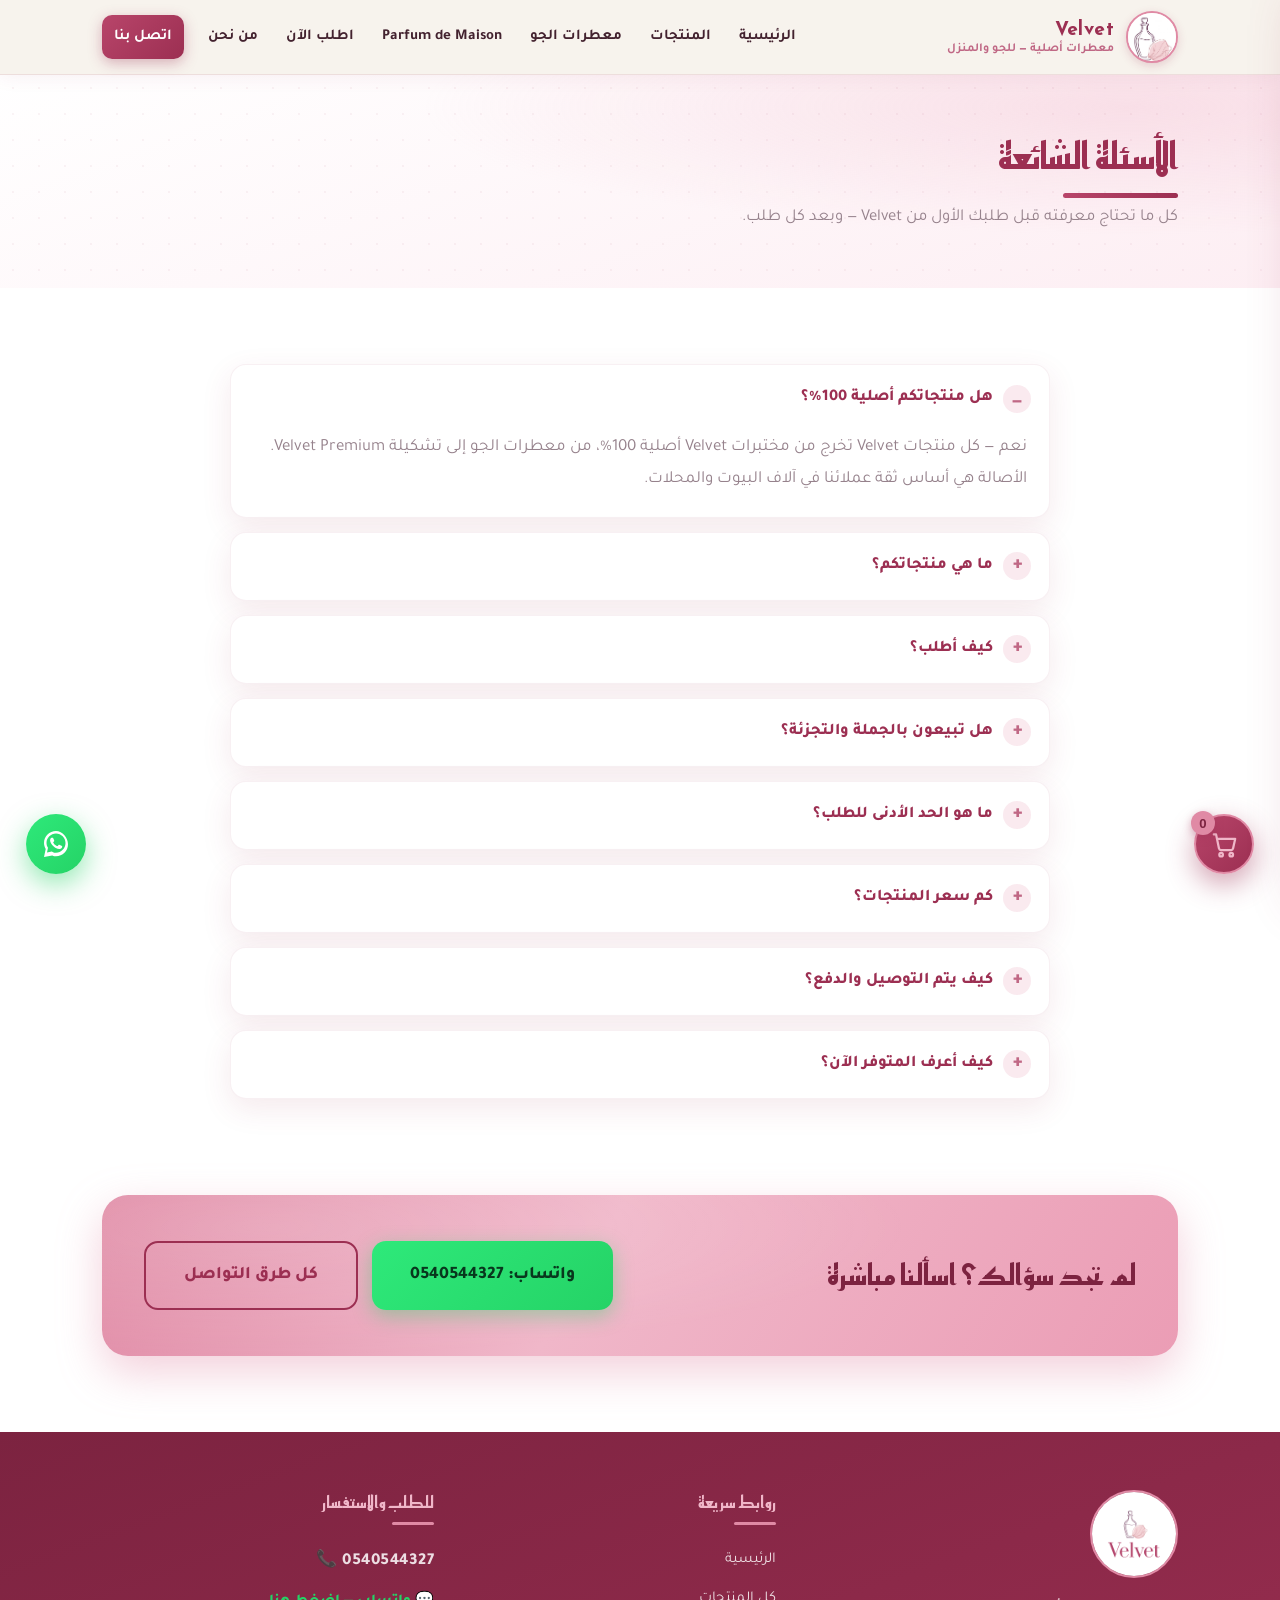
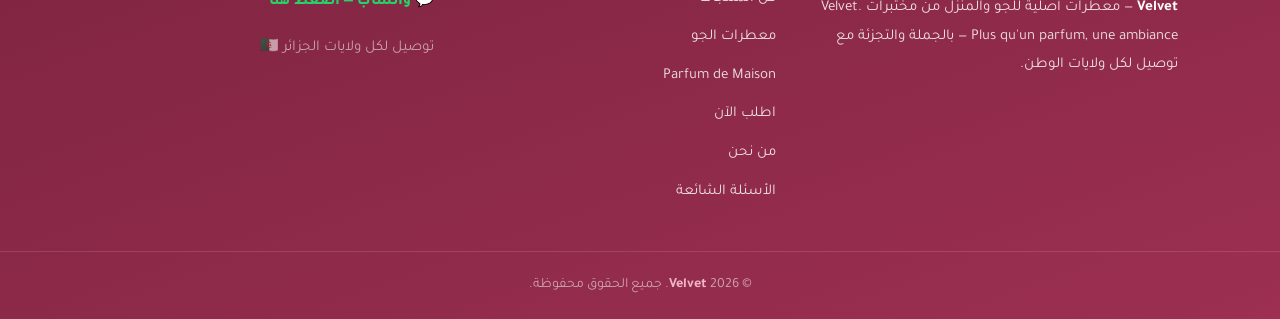
<file: faq.html>
<!DOCTYPE html>
<html lang="ar" dir="rtl">
<head>
  <meta charset="UTF-8">
  <meta name="viewport" content="width=device-width, initial-scale=1.0">
  <title>الأسئلة الشائعة | Velvet — التوصيل والطلب</title>
  <meta name="description" content="كيف أطلب منتجات Velvet؟ هل هي أصلية؟ هل يوجد جملة وتجزئة؟ كيف يتم التوصيل والدفع؟ إجابات واضحة — الدفع عند الاستلام وتوصيل حتى باب المنزل لكل ولايات الوطن. 0540544327">
  <link rel="icon" type="image/jpeg" href="assets/img/logo-mark.jpg">
  <link rel="preconnect" href="https://fonts.googleapis.com">
  <link rel="preconnect" href="https://fonts.gstatic.com" crossorigin>
  <link href="https://fonts.googleapis.com/css2?family=Reem+Kufi:wght@400;500;600;700&family=Tajawal:wght@400;500;700;800;900&display=swap" rel="stylesheet">
  <link rel="stylesheet" href="css/style.css">
</head>
<body>

  <!-- ===== الترويسة ===== -->
  <header class="site-header">
    <div class="container header-inner">
      <a href="index.html" class="brand">
        <img src="assets/img/logo-mark.jpg" alt="شعار Velvet" class="brand-logo">
        <span class="brand-text">
          <strong>Velvet</strong>
          <small>معطرات أصلية — للجو والمنزل</small>
        </span>
      </a>
      <nav class="main-nav" id="mainNav">
        <a href="index.html">الرئيسية</a>
        <a href="products.html">المنتجات</a>
        <a href="air-freshener.html">معطرات الجو</a>
        <a href="parfum-maison.html">Parfum de Maison</a>
        <a href="order.html">اطلب الآن</a>
        <a href="about.html">من نحن</a>
        <a href="contact.html" class="nav-cta">اتصل بنا</a>
      </nav>
      <button class="nav-toggle" id="navToggle" aria-label="فتح القائمة">☰</button>
    </div>
  </header>

  <main>
    <!-- ===== ترويسة الصفحة ===== -->
    <section class="page-hero">
      <div class="container">
        <h1 class="section-title">الأسئلة الشائعة</h1>
        <p>كل ما تحتاج معرفته قبل طلبك الأول من Velvet — وبعد كل طلب.</p>
      </div>
    </section>

    <!-- ===== الأسئلة الشائعة ===== -->
    <section class="section">
      <div class="container">
        <div class="faq">
          <details class="faq-item reveal" open>
            <summary>هل منتجاتكم أصلية 100%؟</summary>
            <div class="faq-body">
              <p>نعم — كل منتجات Velvet تخرج من مختبرات Velvet أصلية 100%، من معطرات الجو إلى تشكيلة Velvet Premium. الأصالة هي أساس ثقة عملائنا في آلاف البيوت والمحلات.</p>
            </div>
          </details>
          <details class="faq-item reveal">
            <summary>ما هي منتجاتكم؟</summary>
            <div class="faq-body">
              <p>عائلتان: معطرات الجو <strong>Velvet</strong> — بخاخات 200 مل بعشرين رائحة (جوز الهند، كراميل، مسك عربي، فراولة، رمّان، وعطور خاصة بغرف الأطفال وغيرها)، وتشكيلة <strong>Velvet Premium — Parfum de Maison</strong> الفاخرة — 6 روائح بتركيز عالٍ، رائحتها تدوم حتى 24 ساعة.</p>
            </div>
          </details>
          <details class="faq-item reveal">
            <summary>كيف أطلب؟</summary>
            <div class="faq-body">
              <p>راسلنا على واتساب <a href="https://wa.me/213540544327" target="_blank" rel="noopener" style="color:var(--green-dark);font-weight:800;">0540544327</a> أو أرسل طلبك مباشرة من صفحة <a href="order.html" style="color:var(--brand);font-weight:800;">«اطلب الآن»</a> — سنؤكد طلبك ونساعدك في اختيار روائحك المفضلة.</p>
            </div>
          </details>
          <details class="faq-item reveal">
            <summary>هل تبيعون بالجملة والتجزئة؟</summary>
            <div class="faq-body">
              <p>نعم — الجملة للمحلات والصالونات بالكميات، والتجزئة للأفراد بالقطعة، بأسعار مناسبة لكل صيغة.</p>
            </div>
          </details>
          <details class="faq-item reveal">
            <summary>ما هو الحد الأدنى للطلب؟</summary>
            <div class="faq-body">
              <p>الفرد يطلب بالقطعة، والمحلات والصالونات تطلب عادة بالصندوق — راسلنا وسنرشدك للخيار الأنسب لك.</p>
            </div>
          </details>
          <details class="faq-item reveal">
            <summary>كم سعر المنتجات؟</summary>
            <div class="faq-body">
              <p>الأسعار تختلف بين التجزئة والجملة وبحسب الكمية — راسلنا على <a href="https://wa.me/213540544327" target="_blank" rel="noopener" style="color:var(--green-dark);font-weight:800;">واتساب</a> وسنرسل لك عرضًا فوريًا وواضحًا.</p>
            </div>
          </details>
          <details class="faq-item reveal">
            <summary>كيف يتم التوصيل والدفع؟</summary>
            <div class="faq-body">
              <p>نوصل إلى جميع ولايات الوطن حتى باب المنزل، والدفع يتم عند الاستلام — استلم طلبك، جرّبه، ثم ادفع بكل ثقة.</p>
            </div>
          </details>
          <details class="faq-item reveal">
            <summary>كيف أعرف المتوفر الآن؟</summary>
            <div class="faq-body">
              <p>المتوفر يتغير باستمرار. راسلنا على <a href="https://wa.me/213540544327" target="_blank" rel="noopener" style="color:var(--green-dark);font-weight:800;">واتساب</a> وسنرسل لك قائمة المتاح اليوم فورًا.</p>
            </div>
          </details>
        </div>
      </div>
    </section>

    <!-- ===== دعوة للتواصل ===== -->
    <section class="section" style="padding-top: 20px;">
      <div class="container">
        <div class="cta-band reveal">
          <div>
            <h2>لم تجد سؤالك؟ اسألنا مباشرة</h2>
          </div>
          <div class="cta-actions">
            <a href="https://wa.me/213540544327" target="_blank" rel="noopener" class="btn btn-wa btn-lg">واتساب: 0540544327</a>
            <a href="contact.html" class="btn btn-outline-dark btn-lg">كل طرق التواصل</a>
          </div>
        </div>
      </div>
    </section>
  </main>

  <!-- ===== التذييل ===== -->
  <footer class="site-footer">
    <div class="container footer-grid">
      <div class="footer-col">
        <img src="assets/img/velvet-logo.jpg" alt="Velvet — معطرات أصلية" class="footer-logo">
        <p><strong style="color:#fff;">Velvet</strong> — معطرات أصلية للجو والمنزل من مختبرات Velvet. Plus qu'un parfum, une ambiance — بالجملة والتجزئة مع توصيل لكل ولايات الوطن.</p>
      </div>
      <div class="footer-col">
        <h4>روابط سريعة</h4>
        <a href="index.html">الرئيسية</a>
        <a href="products.html">كل المنتجات</a>
        <a href="air-freshener.html">معطرات الجو</a>
        <a href="parfum-maison.html">Parfum de Maison</a>
        <a href="order.html">اطلب الآن</a>
        <a href="about.html">من نحن</a>
        <a href="faq.html">الأسئلة الشائعة</a>
      </div>
      <div class="footer-col">
        <h4>للطلب والاستفسار</h4>
        <a class="footer-phone" href="tel:0540544327">📞 0540544327</a>
        <a class="footer-wa" href="https://wa.me/213540544327" target="_blank" rel="noopener">💬 واتساب — اضغط هنا</a>
        <p class="footer-note">توصيل لكل ولايات الجزائر 🇩🇿</p>
      </div>
    </div>
    <div class="footer-bottom">
      © <span id="year">2026</span> <span class="gold">Velvet</span>. جميع الحقوق محفوظة.
    </div>
  </footer>

  <!-- ===== زر واتساب العائم ===== -->
  <a href="https://wa.me/213540544327" class="wa-float" target="_blank" rel="noopener" aria-label="تواصل معنا عبر واتساب">
    <svg viewBox="0 0 32 32"><path d="M16 3C9.4 3 4 8.4 4 15c0 2.1.6 4.2 1.7 6L4 29l8.2-1.6c1.2.6 2.5.9 3.8.9 6.6 0 12-5.4 12-12S22.6 3 16 3zm0 21.8c-1.2 0-2.4-.3-3.4-.9l-.7-.4-4.9 1 1-4.7-.5-.7C6.9 17.9 6.5 16.5 6.5 15 6.5 9.8 10.8 5.5 16 5.5S25.5 9.8 25.5 15 21.2 24.8 16 24.8zm5.4-7.1c-.3-.1-1.7-.9-2-1-.3-.1-.5-.1-.7.1-.2.3-.8 1-.9 1.2-.2.2-.3.2-.6.1-.3-.1-1.2-.5-2.3-1.4-.9-.8-1.4-1.7-1.6-2-.2-.3 0-.5.1-.6l.5-.6c.2-.2.2-.3.3-.5.1-.2 0-.4 0-.5 0-.1-.7-1.7-1-2.3-.3-.6-.5-.5-.7-.5h-.6c-.2 0-.5.1-.8.4-.3.3-1 1-1 2.5s1.1 2.9 1.2 3.1c.1.2 2.1 3.2 5.1 4.5.7.3 1.3.5 1.7.6.7.2 1.4.2 1.9.1.6-.1 1.7-.7 2-1.4.2-.7.2-1.3.2-1.4-.1-.1-.3-.2-.6-.3z"/></svg>
  </a>

  <script src="js/config.js"></script>
  <script src="js/catalog.js"></script>
  <script src="js/main.js"></script>
  <script src="js/cart.js"></script>
</body>
</html>
</file>
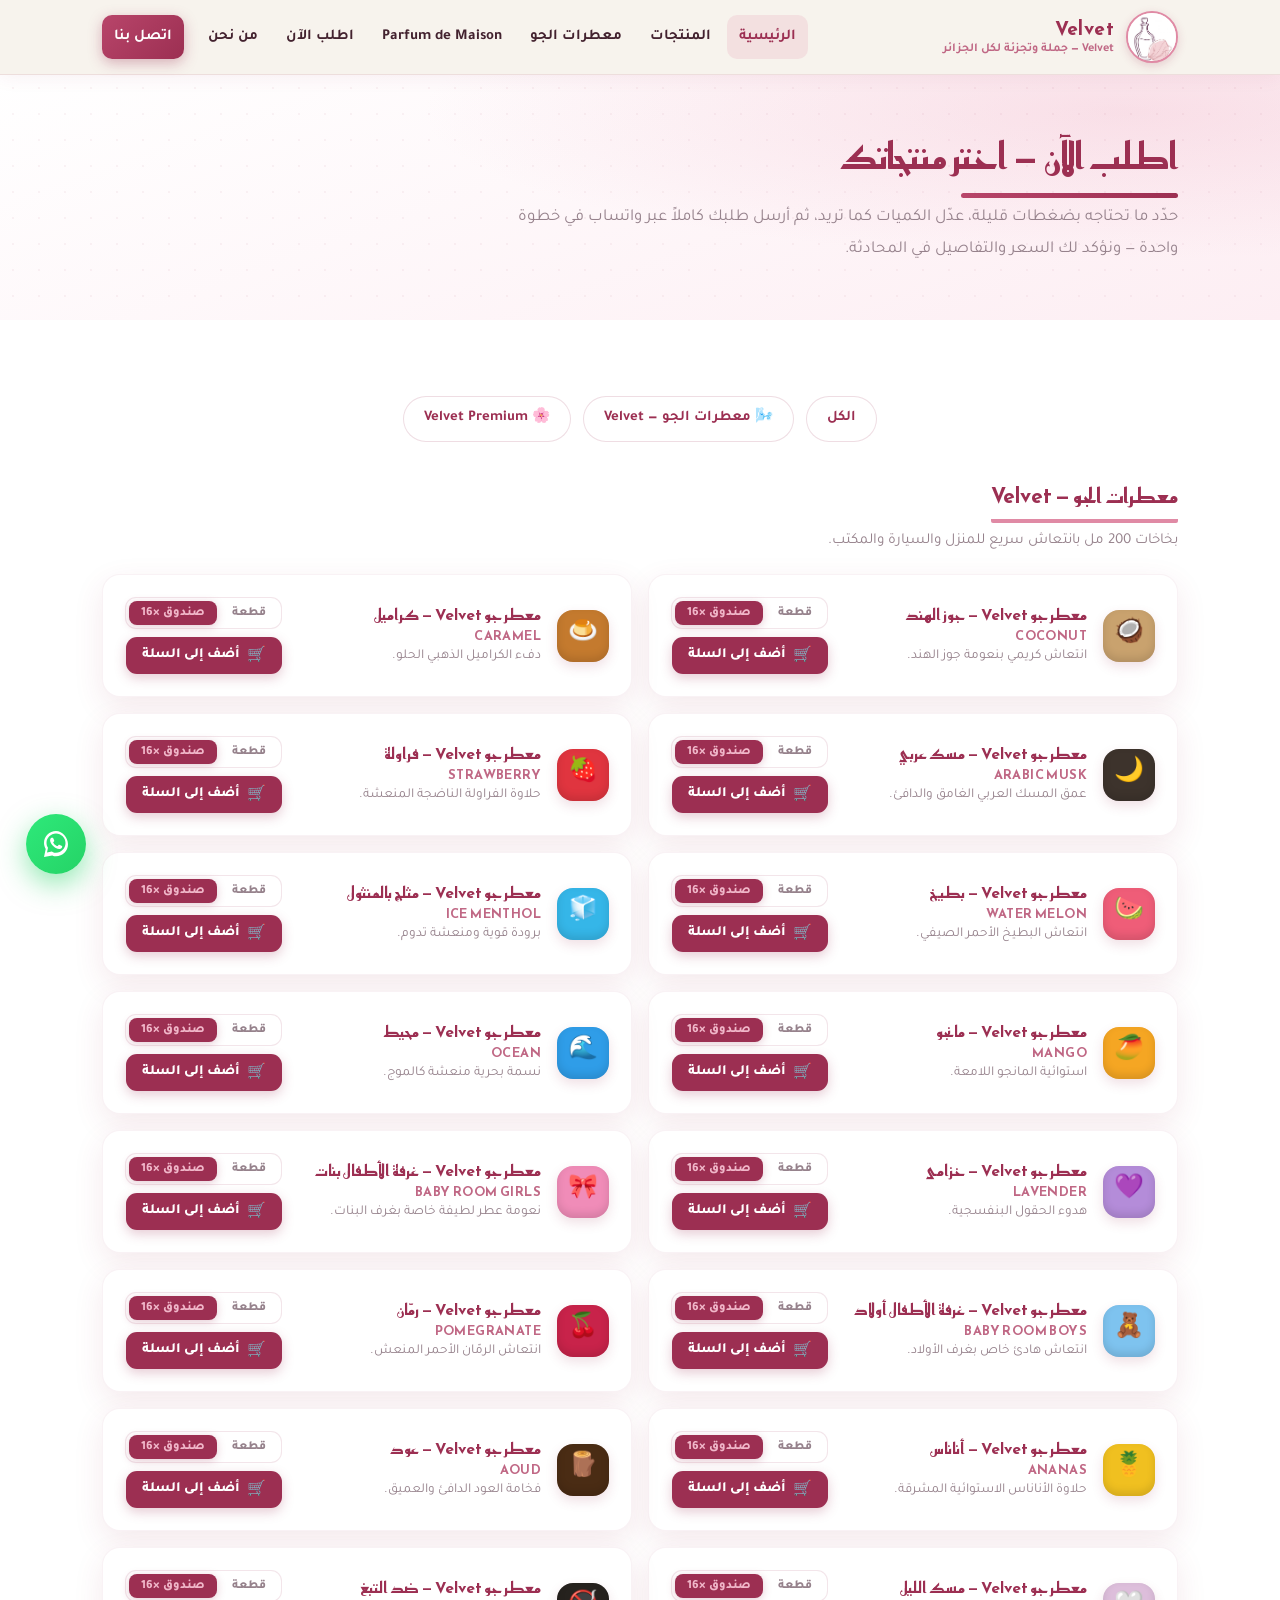
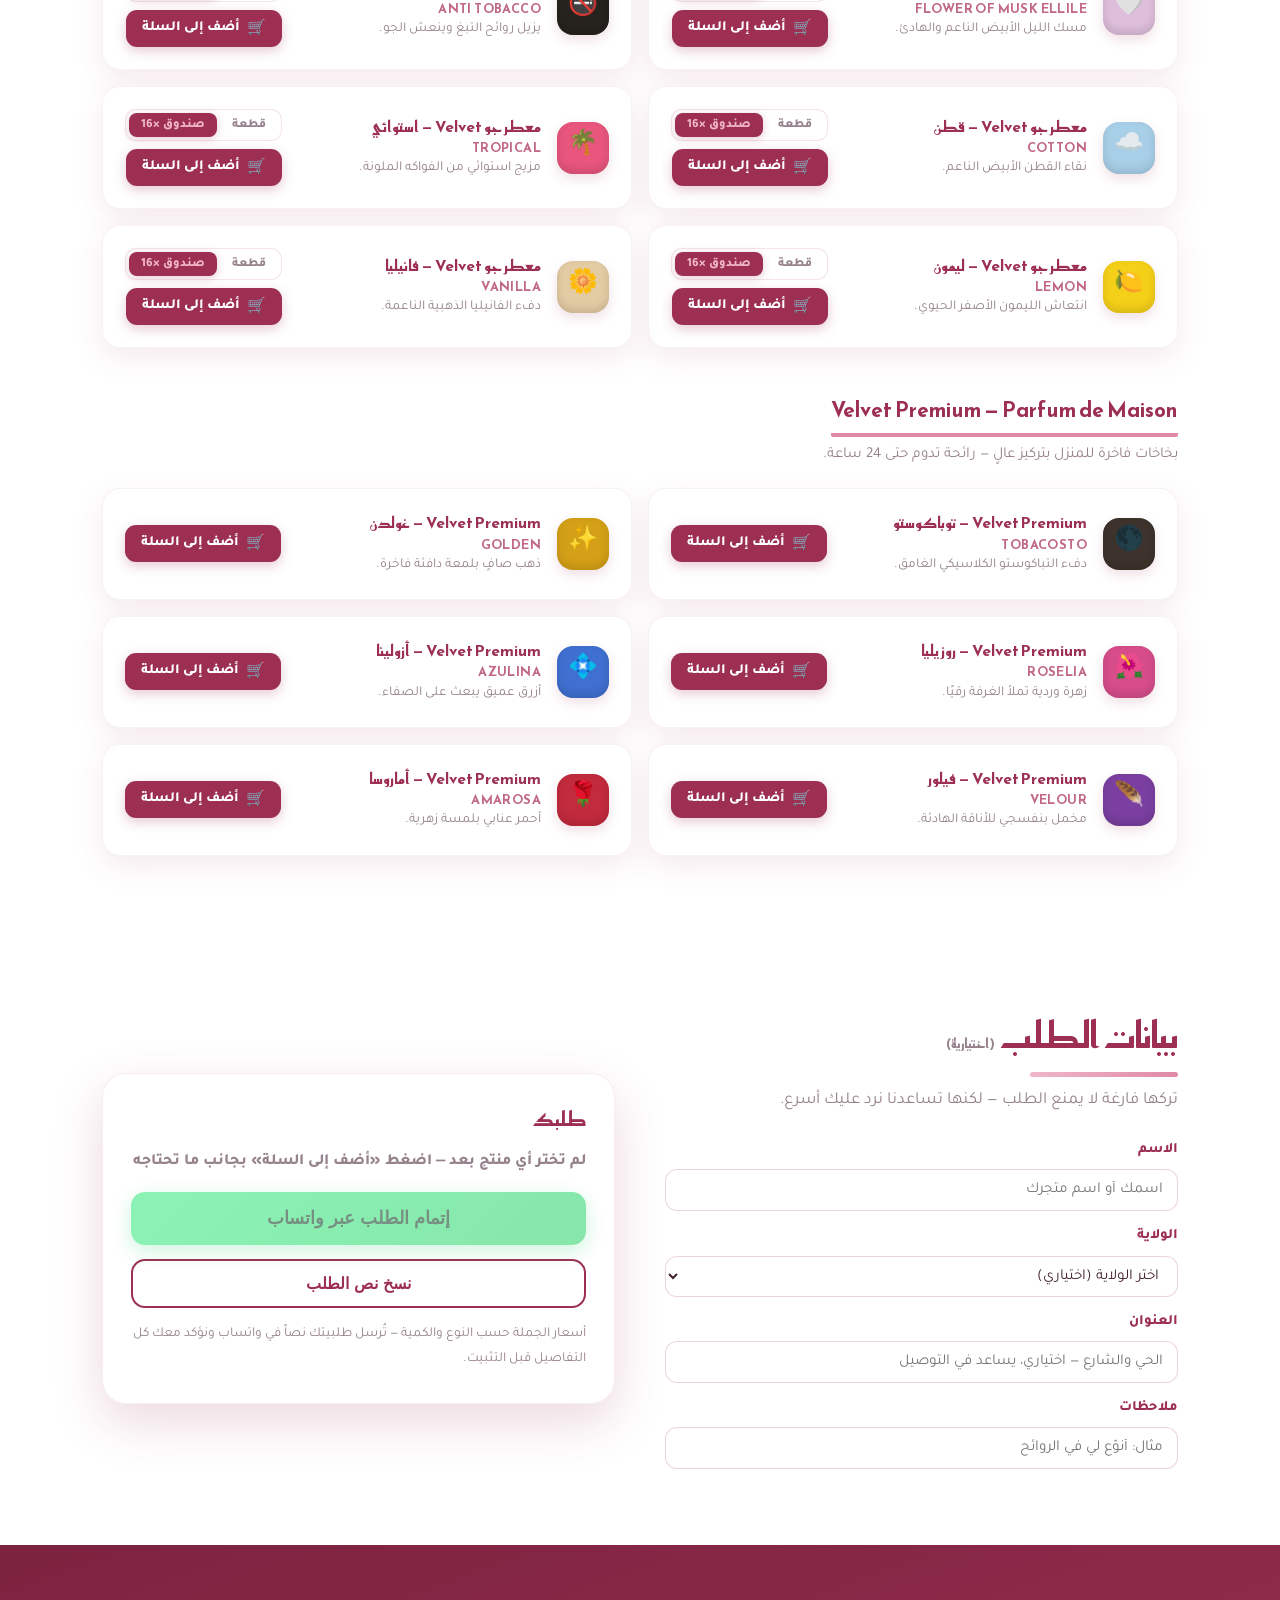
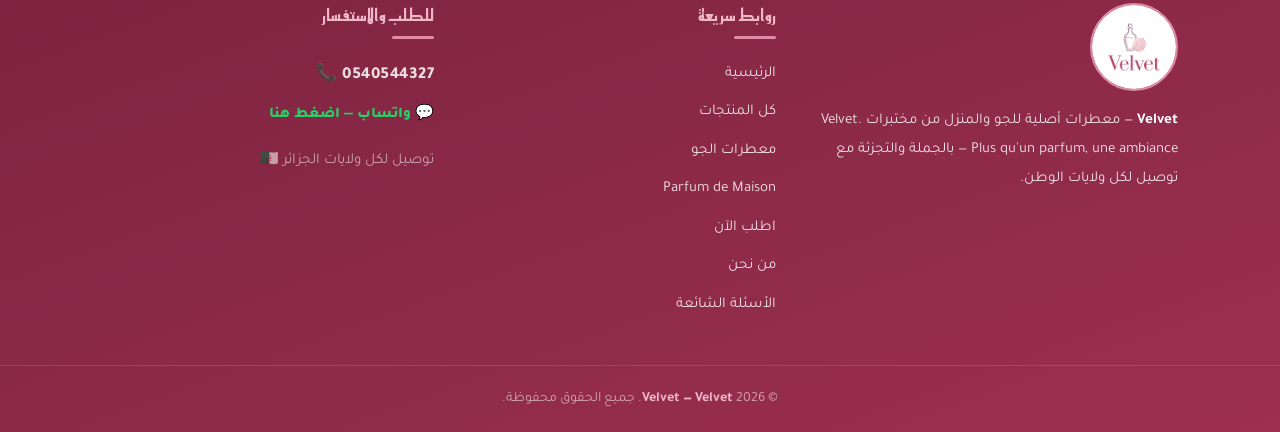
<file: order.html>
<!DOCTYPE html>
<html lang="ar" dir="rtl">
<head>
  <meta charset="UTF-8">
  <meta name="viewport" content="width=device-width, initial-scale=1.0">
  <title>اطلب الآن | Velvet — معطرات الجو و Parfum de Maison</title>
  <meta name="description" content="صفحة الطلب السريع من Velvet — اختر معطراتك بكمياتك (بالقطعة أو بالصندوق)، وأرسل طلبك جاهزاً عبر واتساب. الدفع عند الاستلام وتوصيل لكل ولايات الوطن.">
  <link rel="icon" type="image/jpeg" href="assets/img/logo-mark.jpg">
  <link rel="preconnect" href="https://fonts.googleapis.com">
  <link rel="preconnect" href="https://fonts.gstatic.com" crossorigin>
  <link href="https://fonts.googleapis.com/css2?family=Reem+Kufi:wght@400;500;600;700&family=Tajawal:wght@400;500;700;800;900&display=swap" rel="stylesheet">
  <link rel="stylesheet" href="css/style.css">
</head>
<body>

  <!-- ===== الترويسة ===== -->
  <header class="site-header">
    <div class="container header-inner">
      <a href="index.html" class="brand">
        <img src="assets/img/logo-mark.jpg" alt="شعار Velvet" class="brand-logo">
        <span class="brand-text">
          <strong>Velvet</strong>
          <small>Velvet — جملة وتجزئة لكل الجزائر</small>
        </span>
      </a>
      <nav class="main-nav" id="mainNav">
        <a href="index.html" class="active">الرئيسية</a>
        <a href="products.html">المنتجات</a>
        <a href="air-freshener.html">معطرات الجو</a>
        <a href="parfum-maison.html">Parfum de Maison</a>
        <a href="order.html">اطلب الآن</a>
        <a href="about.html">من نحن</a>
        <a href="contact.html" class="nav-cta">اتصل بنا</a>
      </nav>
      <button class="nav-toggle" id="navToggle" aria-label="فتح القائمة">☰</button>
    </div>
  </header>

  <main>
    <!-- ===== ترويسة صفحة الطلب ===== -->
    <section class="page-hero">
      <div class="container">
        <h1 class="section-title">اطلب الآن — اختر منتجاتك</h1>
        <p>حدّد ما تحتاجه بضغطات قليلة، عدّل الكميات كما تريد، ثم أرسل طلبك كاملاً عبر واتساب في خطوة واحدة — ونؤكد لك السعر والتفاصيل في المحادثة.</p>
      </div>
    </section>

    <!-- ===== اختيار المنتجات ===== -->
    <section class="section">
      <div class="container">
        <div class="chip-row" style="justify-content: center; margin-bottom: 38px;">
          <a href="#orderItems" class="chip">الكل</a>
          <a href="#cat-velvet" class="chip">🌬️ معطرات الجو — Velvet</a>
          <a href="#cat-maison" class="chip">🌸 Velvet Premium</a>
        </div>
        <div id="orderItems"><!-- يُبنى تلقائياً بواسطة js/order.js --></div>
      </div>
    </section>

    <!-- ===== بيانات وإتمام الطلب ===== -->
    <section class="section section-alt">
      <div class="container split">
        <div class="reveal">
          <h2 class="section-title">بيانات الطلب <small style="font-size:0.85rem;color:var(--muted);font-weight:700;">(اختيارية)</small></h2>
          <p class="section-sub" style="margin-bottom:20px;">تركها فارغة لا يمنع الطلب — لكنها تساعدنا نرد عليك أسرع.</p>
          <div class="order-fields">
            <label>الاسم <input type="text" id="orderName" placeholder="اسمك أو اسم متجرك"></label>
            <label>الولاية <select id="orderWilaya">
              <option value="">اختر الولاية (اختياري)</option>
            </select></label>
            <label>العنوان <input type="text" id="orderAddress" placeholder="الحي والشارع — اختياري، يساعد في التوصيل"></label>
            <label>ملاحظات <input type="text" id="orderNotes" placeholder="مثال: أنوّع لي في الروائح"></label>
          </div>
        </div>
        <div class="reveal">
          <div class="order-summary">
            <h3>طلبك</h3>
            <p class="order-total" id="orderTotal">—</p>
            <button class="btn btn-wa btn-lg" id="orderCheckout">إتمام الطلب عبر واتساب</button>
            <button class="btn btn-outline-dark" id="orderCopy">نسخ نص الطلب</button>
            <p class="order-note">أسعار الجملة حسب النوع والكمية — تُرسل طلبيتك نصاً في واتساب ونؤكد معك كل التفاصيل قبل التثبيت.</p>
          </div>
        </div>
      </div>
    </section>
  </main>

  <!-- ===== التذييل ===== -->
  <footer class="site-footer">
    <div class="container footer-grid">
      <div class="footer-col">
        <img src="assets/img/velvet-logo.jpg" alt="Velvet — معطرات أصلية" class="footer-logo">
        <p><strong style="color:#fff;">Velvet</strong> — معطرات أصلية للجو والمنزل من مختبرات Velvet. Plus qu'un parfum, une ambiance — بالجملة والتجزئة مع توصيل لكل ولايات الوطن.</p>
      </div>
      <div class="footer-col">
        <h4>روابط سريعة</h4>
        <a href="index.html">الرئيسية</a>
        <a href="products.html">كل المنتجات</a>
        <a href="air-freshener.html">معطرات الجو</a>
        <a href="parfum-maison.html">Parfum de Maison</a>
        <a href="order.html">اطلب الآن</a>
        <a href="about.html">من نحن</a>
        <a href="faq.html">الأسئلة الشائعة</a>
      </div>
      <div class="footer-col">
        <h4>للطلب والاستفسار</h4>
        <a class="footer-phone" href="tel:0540544327">📞 0540544327</a>
        <a class="footer-wa" href="https://wa.me/213540544327" target="_blank" rel="noopener">💬 واتساب — اضغط هنا</a>
        <p class="footer-note">توصيل لكل ولايات الجزائر 🇩🇿</p>
      </div>
    </div>
    <div class="footer-bottom">
      © <span id="year">2026</span> <span class="gold">Velvet — Velvet</span>. جميع الحقوق محفوظة.
    </div>
  </footer>

  <!-- ===== زر واتساب العائم ===== -->
  <a href="https://wa.me/213540544327" class="wa-float" target="_blank" rel="noopener" aria-label="تواصل معنا عبر واتساب">
    <svg viewBox="0 0 32 32"><path d="M16 3C9.4 3 4 8.4 4 15c0 2.1.6 4.2 1.7 6L4 29l8.2-1.6c1.2.6 2.5.9 3.8.9 6.6 0 12-5.4 12-12S22.6 3 16 3zm0 21.8c-1.2 0-2.4-.3-3.4-.9l-.7-.4-4.9 1 1-4.7-.5-.7C6.9 17.9 6.5 16.5 6.5 15 6.5 9.8 10.8 5.5 16 5.5S25.5 9.8 25.5 15 21.2 24.8 16 24.8zm5.4-7.1c-.3-.1-1.7-.9-2-1-.3-.1-.5-.1-.7.1-.2.3-.8 1-.9 1.2-.2.2-.3.2-.6.1-.3-.1-1.2-.5-2.3-1.4-.9-.8-1.4-1.7-1.6-2-.2-.3 0-.5.1-.6l.5-.6c.2-.2.2-.3.3-.5.1-.2 0-.4 0-.5 0-.1-.7-1.7-1-2.3-.3-.6-.5-.5-.7-.5h-.6c-.2 0-.5.1-.8.4-.3.3-1 1-1 2.5s1.1 2.9 1.2 3.1c.1.2 2.1 3.2 5.1 4.5.7.3 1.3.5 1.7.6.7.2 1.4.2 1.9.1.6-.1 1.7-.7 2-1.4.2-.7.2-1.3.2-1.4-.1-.1-.3-.2-.6-.3z"/></svg>
  </a>

  <script src="js/config.js"></script>
  <script src="js/main.js"></script>
  <script src="js/catalog.js"></script>
  <script src="js/order.js"></script>
</body>
</html>
</file>
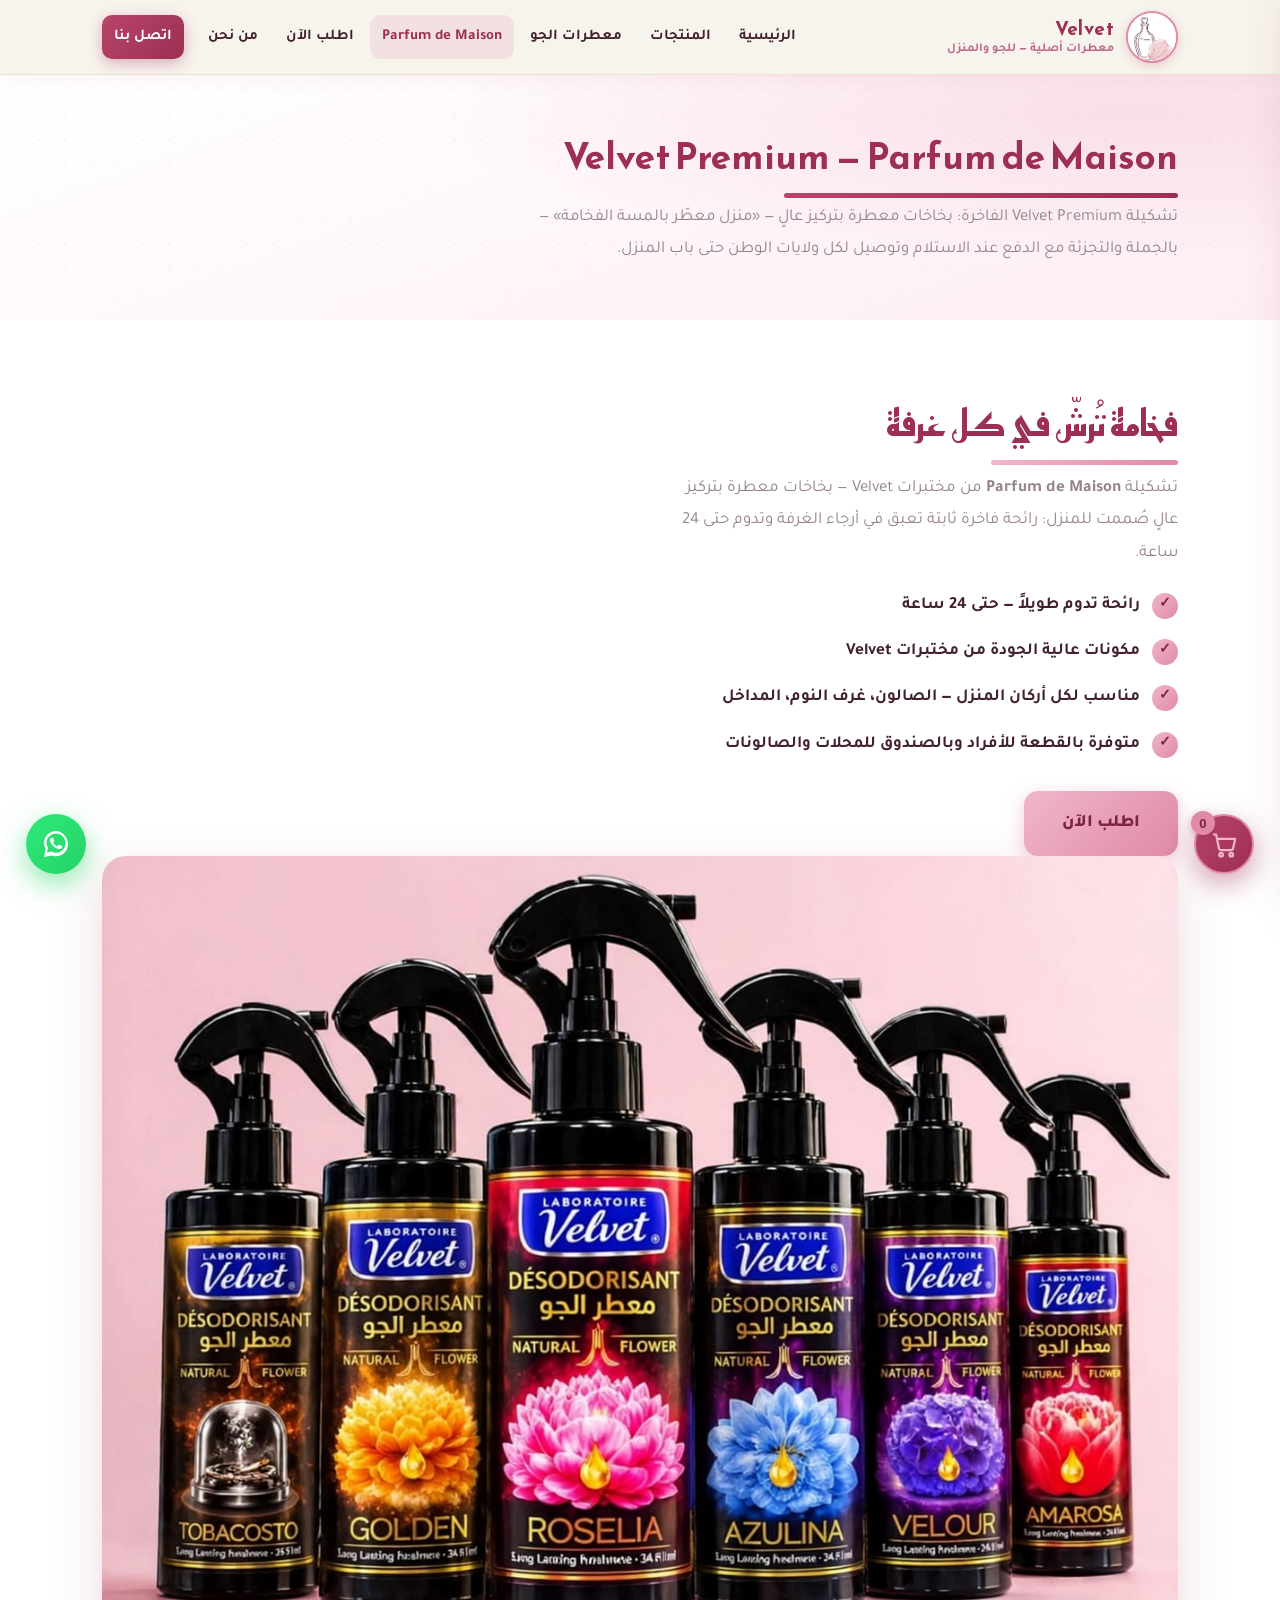
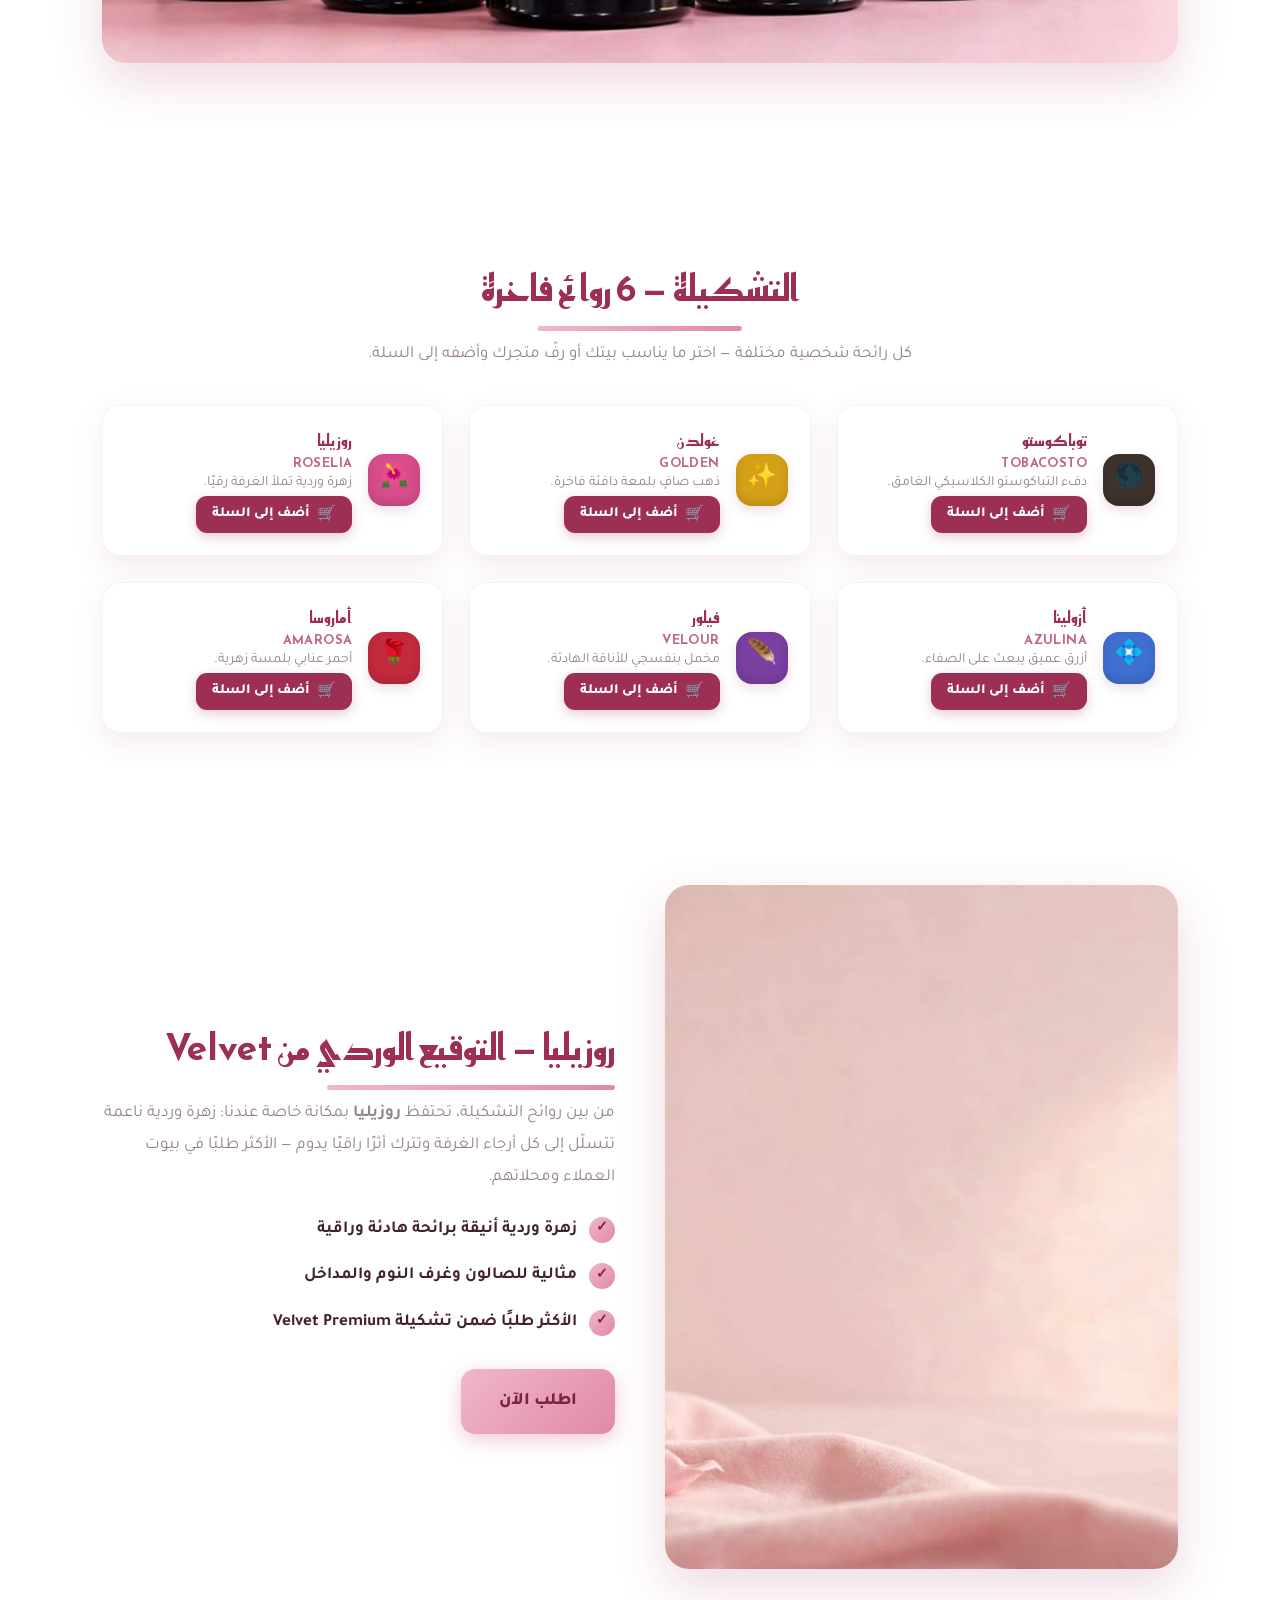
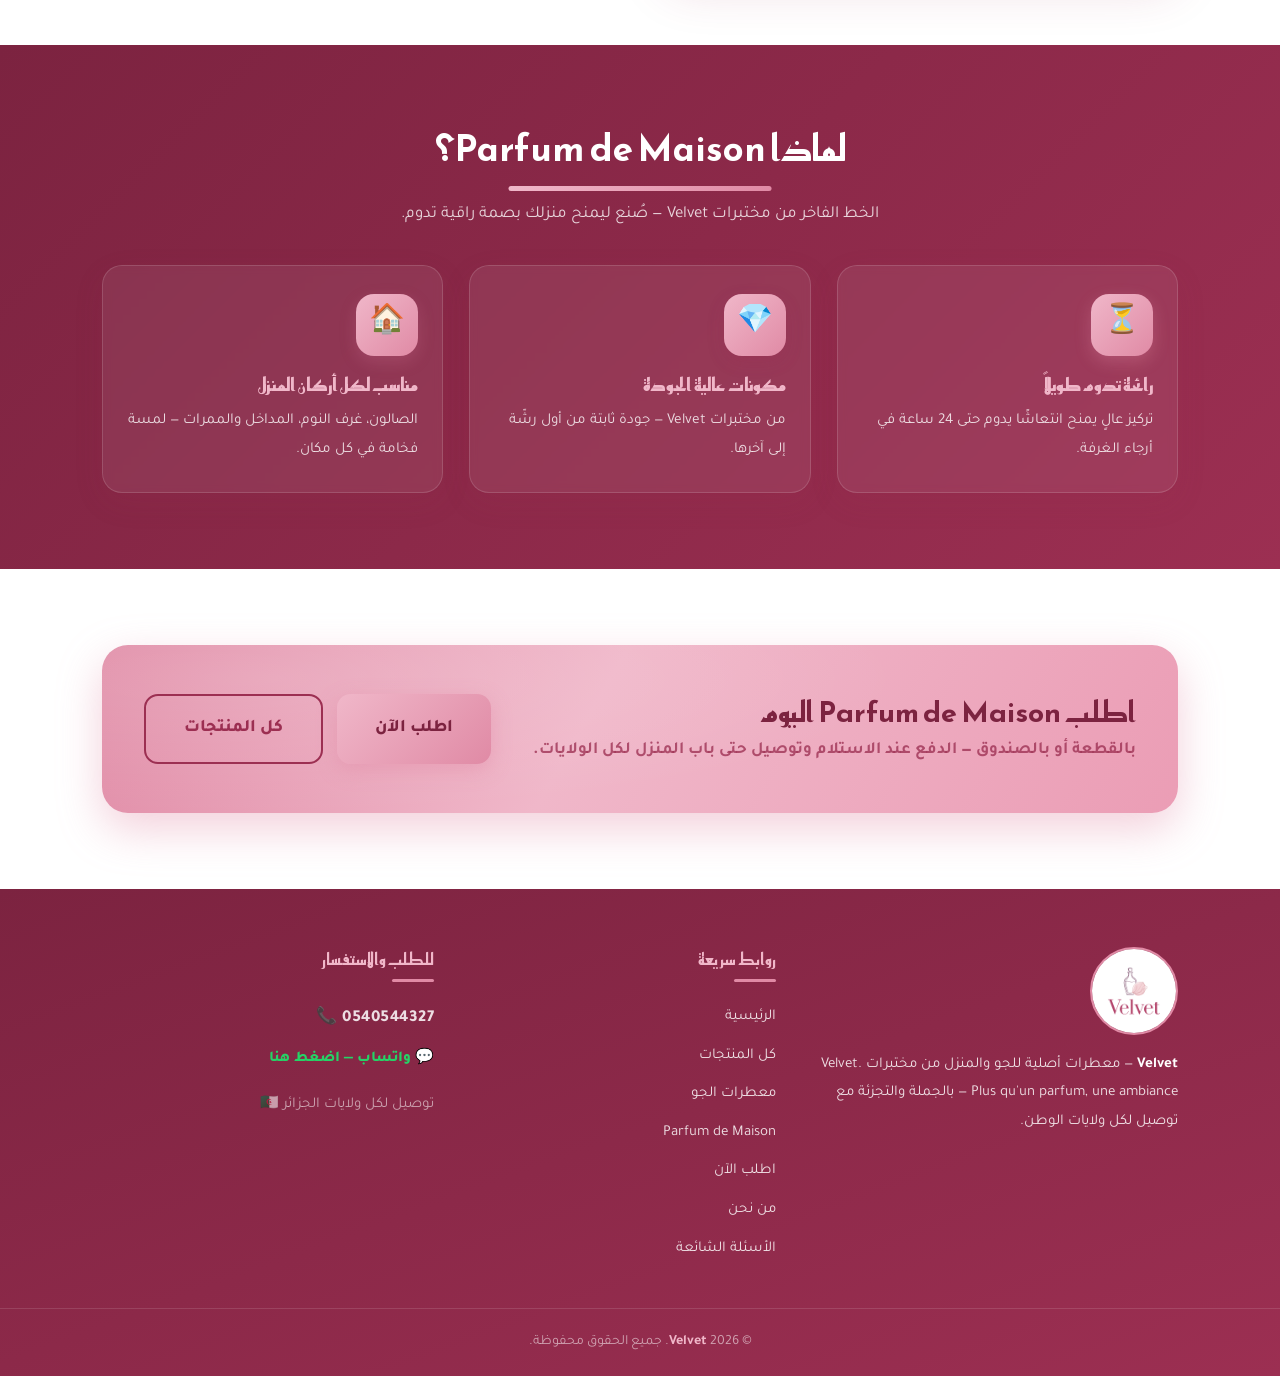
<file: parfum-maison.html>
<!DOCTYPE html>
<html lang="ar" dir="rtl">
<head>
  <meta charset="UTF-8">
  <meta name="viewport" content="width=device-width, initial-scale=1.0">
  <title>Velvet Premium — Parfum de Maison | معطرات المنزل الفاخرة</title>
  <meta name="description" content="تشكيلة Velvet Premium الفاخرة للمنزل: توباكوستو، غولدن، روزيليا، أزولينا، فيلور، أماروسا — تركيز عالٍ ورائحة تدوم حتى 24 ساعة. بالجملة والتجزئة.">
  <link rel="icon" type="image/jpeg" href="assets/img/logo-mark.jpg">
  <link rel="preconnect" href="https://fonts.googleapis.com">
  <link rel="preconnect" href="https://fonts.gstatic.com" crossorigin>
  <link href="https://fonts.googleapis.com/css2?family=Reem+Kufi:wght@400;500;600;700&family=Tajawal:wght@400;500;700;800;900&display=swap" rel="stylesheet">
  <link rel="stylesheet" href="css/style.css">
</head>
<body>

  <!-- ===== الترويسة ===== -->
  <header class="site-header">
    <div class="container header-inner">
      <a href="index.html" class="brand">
        <img src="assets/img/logo-mark.jpg" alt="شعار Velvet" class="brand-logo">
        <span class="brand-text">
          <strong>Velvet</strong>
          <small>معطرات أصلية — للجو والمنزل</small>
        </span>
      </a>
      <nav class="main-nav" id="mainNav">
        <a href="index.html">الرئيسية</a>
        <a href="products.html">المنتجات</a>
        <a href="air-freshener.html">معطرات الجو</a>
        <a href="parfum-maison.html" class="active">Parfum de Maison</a>
        <a href="order.html">اطلب الآن</a>
        <a href="about.html">من نحن</a>
        <a href="contact.html" class="nav-cta">اتصل بنا</a>
      </nav>
      <button class="nav-toggle" id="navToggle" aria-label="فتح القائمة">☰</button>
    </div>
  </header>

  <main>
    <!-- ===== ترويسة الصفحة ===== -->
    <section class="page-hero">
      <div class="container">
        <h1 class="section-title">Velvet Premium — Parfum de Maison</h1>
        <p>تشكيلة Velvet Premium الفاخرة: بخاخات معطرة بتركيز عالٍ — «منزل معطّر بالمسة الفخامة» — بالجملة والتجزئة مع الدفع عند الاستلام وتوصيل لكل ولايات الوطن حتى باب المنزل.</p>
      </div>
    </section>

    <!-- ===== التعريف ===== -->
    <section class="section">
      <div class="container split">
        <div class="reveal">
          <h2 class="section-title">فخامة تُرشّ في كل غرفة</h2>
          <p class="section-sub" style="margin-bottom: 20px;">
            تشكيلة <strong>Parfum de Maison</strong> من مختبرات Velvet — بخاخات معطرة بتركيز عالٍ صُممت للمنزل: رائحة فاخرة ثابتة تعبق في أرجاء الغرفة وتدوم حتى 24 ساعة.
          </p>
          <ul class="check-list">
            <li>رائحة تدوم طويلاً — حتى 24 ساعة</li>
            <li>مكونات عالية الجودة من مختبرات Velvet</li>
            <li>مناسب لكل أركان المنزل — الصالون، غرف النوم، المداخل</li>
            <li>متوفرة بالقطعة للأفراد وبالصندوق للمحلات والصالونات</li>
          </ul>
          <div style="margin-top: 30px;">
            <a href="order.html" class="btn btn-gold btn-lg">اطلب الآن</a>
          </div>
        </div>
        </div>
      <div class="container reveal">
        <img src="assets/img/velvet-premium-lineup.jpg" alt="Velvet Premium — Parfum de Maison: توباكوستو، غولدن، روزيليا، أزولينا، فيلور، أماروسا" class="wide-banner" style="aspect-ratio: 4 / 3; object-position: center bottom;">
      </div>
    </section>

    <!-- ===== الروائح الست ===== -->
    <section class="section section-alt">
      <div class="container">
        <div class="center">
          <h2 class="section-title">التشكيلة — 6 روائح فاخرة</h2>
          <p class="section-sub">كل رائحة شخصية مختلفة — اختر ما يناسب بيتك أو رفّ متجرك وأضفه إلى السلة.</p>
        </div>
        <div class="grid-3">
          <div class="scent-card reveal"><div class="scent-dot" style="background:#3d332c">🌑</div><div><h3>توباكوستو <small>TOBACOSTO</small></h3><p>دفء التباكوستو الكلاسيكي الغامق.</p><button class="btn-cart" data-cart-id="pm-tobacosto" data-cart-name="Velvet Premium — توباكوستو">أضف إلى السلة</button></div></div>
          <div class="scent-card reveal"><div class="scent-dot" style="background:#d4a017">✨</div><div><h3>غولدن <small>GOLDEN</small></h3><p>ذهب صافٍ بلمعة دافئة فاخرة.</p><button class="btn-cart" data-cart-id="pm-golden" data-cart-name="Velvet Premium — غولدن">أضف إلى السلة</button></div></div>
          <div class="scent-card reveal"><div class="scent-dot" style="background:#d64d8a">🌺</div><div><h3>روزيليا <small>ROSELIA</small></h3><p>زهرة وردية تملأ الغرفة رقيًا.</p><button class="btn-cart" data-cart-id="pm-roselia" data-cart-name="Velvet Premium — روزيليا">أضف إلى السلة</button></div></div>
          <div class="scent-card reveal"><div class="scent-dot" style="background:#3f6fd0">💠</div><div><h3>أزولينا <small>AZULINA</small></h3><p>أزرق عميق يبعث على الصفاء.</p><button class="btn-cart" data-cart-id="pm-azulina" data-cart-name="Velvet Premium — أزولينا">أضف إلى السلة</button></div></div>
          <div class="scent-card reveal"><div class="scent-dot" style="background:#7a3fa0">🪶</div><div><h3>فيلور <small>VELOUR</small></h3><p>مخمل بنفسجي للأناقة الهادئة.</p><button class="btn-cart" data-cart-id="pm-velour" data-cart-name="Velvet Premium — فيلور">أضف إلى السلة</button></div></div>
          <div class="scent-card reveal"><div class="scent-dot" style="background:#c22a3d">🌹</div><div><h3>أماروسا <small>AMAROSA</small></h3><p>أحمر عنابي بلمسة زهرية.</p><button class="btn-cart" data-cart-id="pm-amarosa" data-cart-name="Velvet Premium — أماروسا">أضف إلى السلة</button></div></div>
        </div>
      </div>
    </section>

    <!-- ===== روزيليا — توقيع Velvet ===== -->
    <section class="section">
      <div class="container split">
        <div class="split-img-wrap reveal">
          <img src="assets/img/roselia-hero.jpg" alt="Velvet Premium — روزيليا" class="split-img flat" style="aspect-ratio: 3 / 4; object-fit: cover;">
        </div>
        <div class="reveal">
          <h2 class="section-title">روزيليا — التوقيع الوردي من Velvet</h2>
          <p class="section-sub" style="margin-bottom: 20px;">
            من بين روائح التشكيلة، تحتفظ <strong>روزيليا</strong> بمكانة خاصة عندنا: زهرة وردية ناعمة تتسلّل إلى كل أرجاء الغرفة وتترك أثرًا راقيًا يدوم — الأكثر طلبًا في بيوت العملاء ومحلاتهم.
          </p>
          <ul class="check-list">
            <li>زهرة وردية أنيقة برائحة هادئة وراقية</li>
            <li>مثالية للصالون وغرف النوم والمداخل</li>
            <li>الأكثر طلبًا ضمن تشكيلة Velvet Premium</li>
          </ul>
          <div style="margin-top: 30px;">
            <a href="order.html" class="btn btn-gold btn-lg">اطلب الآن</a>
          </div>
        </div>
      </div>
    </section>

    <!-- ===== لماذا Parfum de Maison ===== -->
    <section class="section section-dark">
      <div class="container">
        <div class="center">
          <h2 class="section-title">لماذا Parfum de Maison؟</h2>
          <p class="section-sub">الخط الفاخر من مختبرات Velvet — صُنع ليمنح منزلك بصمة راقية تدوم.</p>
        </div>
        <div class="grid-3">
          <div class="feature reveal">
            <div class="feature-icon">⏳</div>
            <h3>رائحة تدوم طويلاً</h3>
            <p>تركيز عالٍ يمنح انتعاشًا يدوم حتى 24 ساعة في أرجاء الغرفة.</p>
          </div>
          <div class="feature reveal">
            <div class="feature-icon brand">💎</div>
            <h3>مكونات عالية الجودة</h3>
            <p>من مختبرات Velvet — جودة ثابتة من أول رشّة إلى آخرها.</p>
          </div>
          <div class="feature reveal">
            <div class="feature-icon rose">🏠</div>
            <h3>مناسب لكل أركان المنزل</h3>
            <p>الصالون، غرف النوم، المداخل والممرات — لمسة فخامة في كل مكان.</p>
          </div>
        </div>
      </div>
    </section>

    <!-- ===== دعوة للطلب ===== -->
    <section class="section">
      <div class="container">
        <div class="cta-band reveal">
          <div>
            <h2>اطلب Parfum de Maison اليوم</h2>
            <p>بالقطعة أو بالصندوق — الدفع عند الاستلام وتوصيل حتى باب المنزل لكل الولايات.</p>
          </div>
          <div class="cta-actions">
            <a href="order.html" class="btn btn-gold btn-lg">اطلب الآن</a>
            <a href="products.html" class="btn btn-outline-dark btn-lg">كل المنتجات</a>
          </div>
        </div>
      </div>
    </section>
  </main>

  <!-- ===== التذييل ===== -->
  <footer class="site-footer">
    <div class="container footer-grid">
      <div class="footer-col">
        <img src="assets/img/velvet-logo.jpg" alt="Velvet — معطرات أصلية" class="footer-logo">
        <p><strong style="color:#fff;">Velvet</strong> — معطرات أصلية للجو والمنزل من مختبرات Velvet. Plus qu'un parfum, une ambiance — بالجملة والتجزئة مع توصيل لكل ولايات الوطن.</p>
      </div>
      <div class="footer-col">
        <h4>روابط سريعة</h4>
        <a href="index.html">الرئيسية</a>
        <a href="products.html">كل المنتجات</a>
        <a href="air-freshener.html">معطرات الجو</a>
        <a href="parfum-maison.html">Parfum de Maison</a>
        <a href="order.html">اطلب الآن</a>
        <a href="about.html">من نحن</a>
        <a href="faq.html">الأسئلة الشائعة</a>
      </div>
      <div class="footer-col">
        <h4>للطلب والاستفسار</h4>
        <a class="footer-phone" href="tel:0540544327">📞 0540544327</a>
        <a class="footer-wa" href="https://wa.me/213540544327" target="_blank" rel="noopener">💬 واتساب — اضغط هنا</a>
        <p class="footer-note">توصيل لكل ولايات الجزائر 🇩🇿</p>
      </div>
    </div>
    <div class="footer-bottom">
      © <span id="year">2026</span> <span class="gold">Velvet</span>. جميع الحقوق محفوظة.
    </div>
  </footer>

  <!-- ===== زر واتساب العائم ===== -->
  <a href="https://wa.me/213540544327" class="wa-float" target="_blank" rel="noopener" aria-label="تواصل معنا عبر واتساب">
    <svg viewBox="0 0 32 32"><path d="M16 3C9.4 3 4 8.4 4 15c0 2.1.6 4.2 1.7 6L4 29l8.2-1.6c1.2.6 2.5.9 3.8.9 6.6 0 12-5.4 12-12S22.6 3 16 3zm0 21.8c-1.2 0-2.4-.3-3.4-.9l-.7-.4-4.9 1 1-4.7-.5-.7C6.9 17.9 6.5 16.5 6.5 15 6.5 9.8 10.8 5.5 16 5.5S25.5 9.8 25.5 15 21.2 24.8 16 24.8zm5.4-7.1c-.3-.1-1.7-.9-2-1-.3-.1-.5-.1-.7.1-.2.3-.8 1-.9 1.2-.2.2-.3.2-.6.1-.3-.1-1.2-.5-2.3-1.4-.9-.8-1.4-1.7-1.6-2-.2-.3 0-.5.1-.6l.5-.6c.2-.2.2-.3.3-.5.1-.2 0-.4 0-.5 0-.1-.7-1.7-1-2.3-.3-.6-.5-.5-.7-.5h-.6c-.2 0-.5.1-.8.4-.3.3-1 1-1 2.5s1.1 2.9 1.2 3.1c.1.2 2.1 3.2 5.1 4.5.7.3 1.3.5 1.7.6.7.2 1.4.2 1.9.1.6-.1 1.7-.7 2-1.4.2-.7.2-1.3.2-1.4-.1-.1-.3-.2-.6-.3z"/></svg>
  </a>

  <script src="js/config.js"></script>
  <script src="js/catalog.js"></script>
  <script src="js/main.js"></script>
  <script src="js/cart.js"></script>
</body>
</html>
</file>
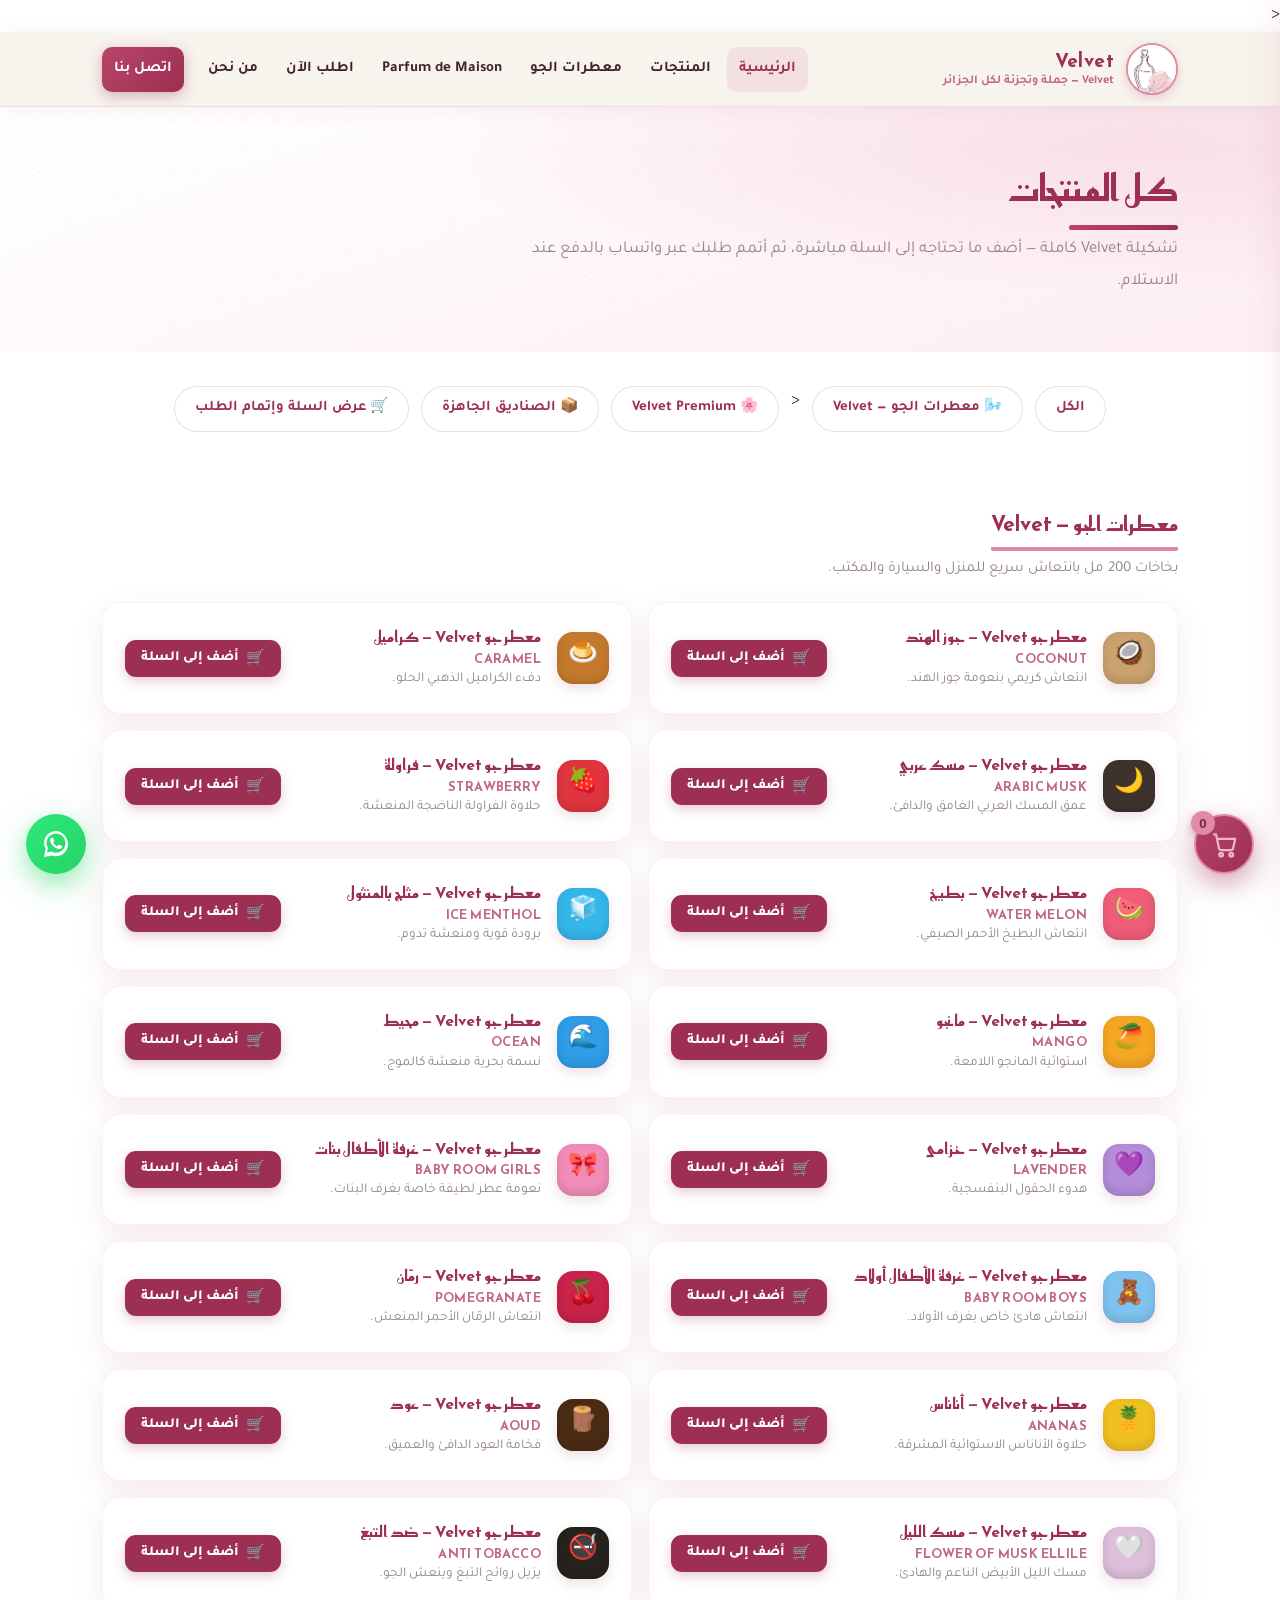
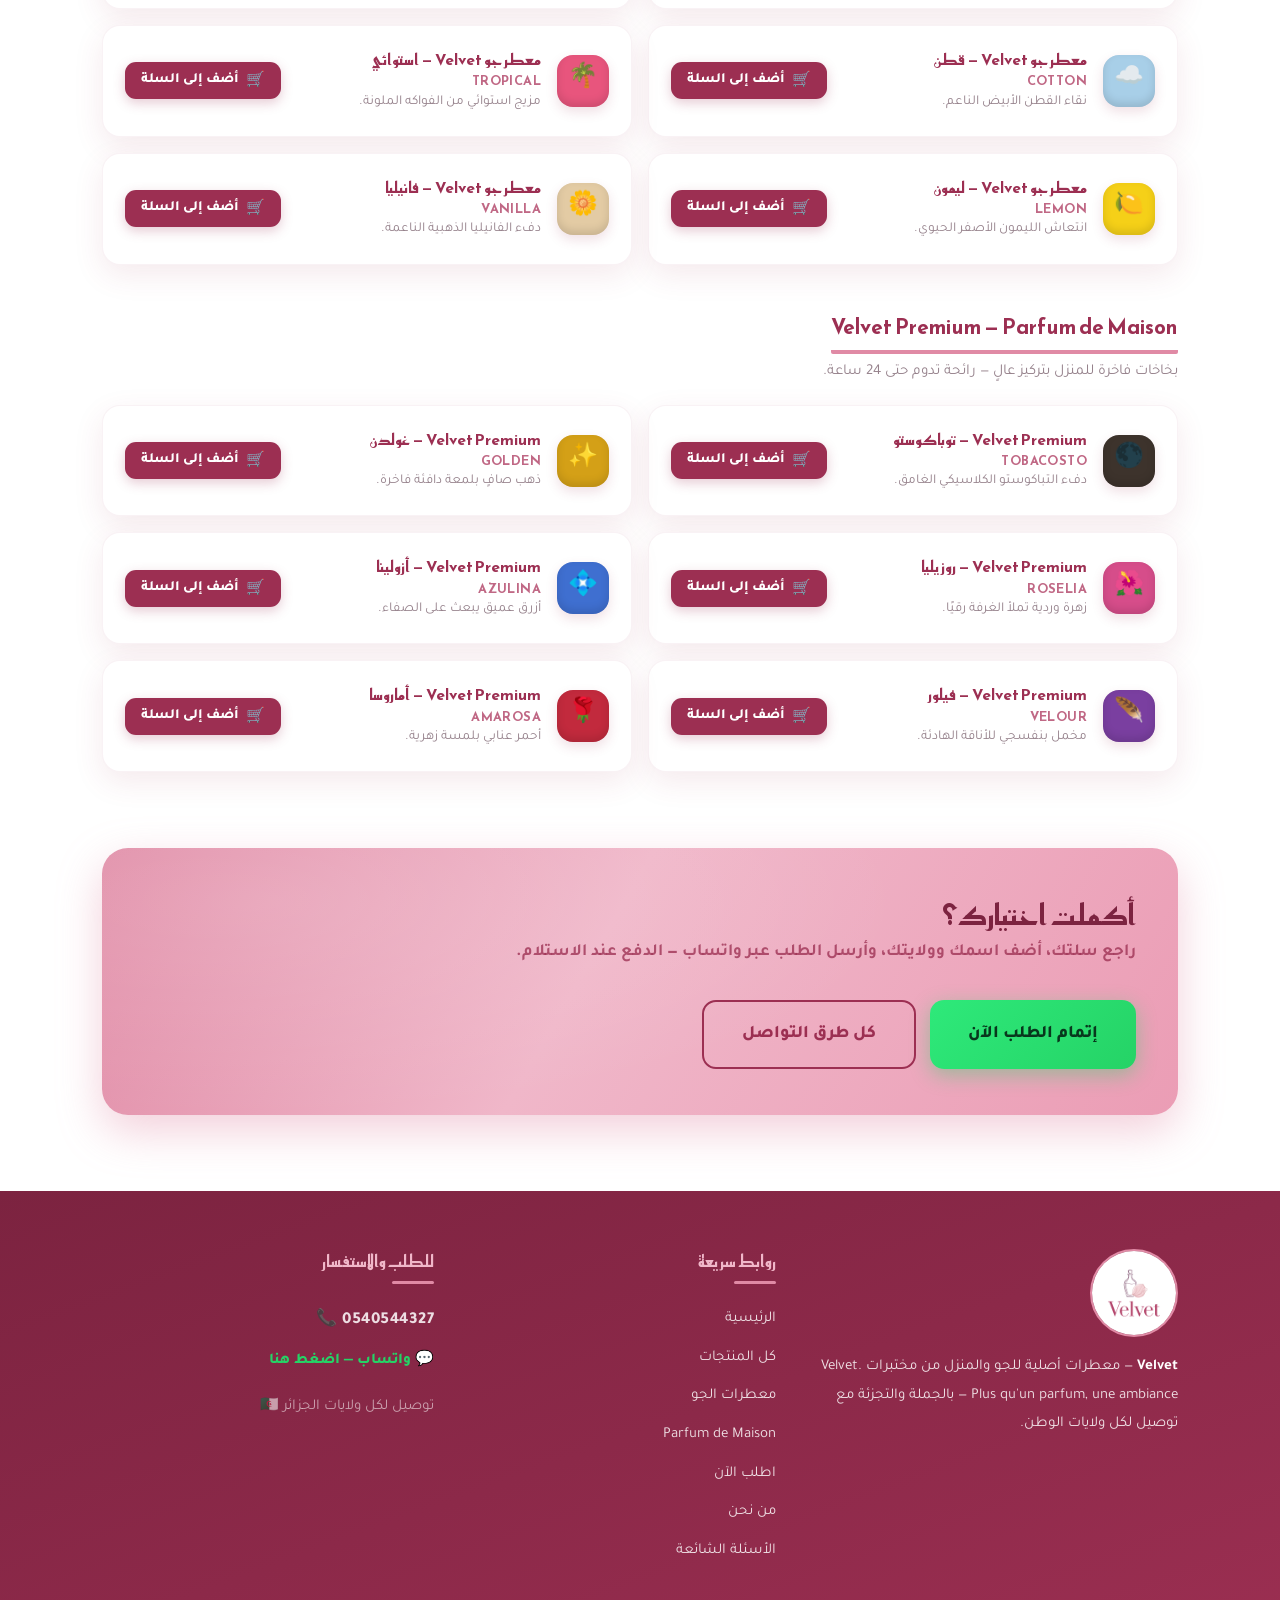
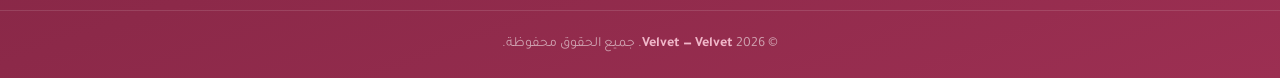
<file: products.html>
<!DOCTYPE html>
<html lang="ar" dir="rtl">
<head>
  <meta charset="UTF-8">
  <meta name="viewport" content="width=device-width, initial-scale=1.0">
  <</title>
  <meta name="description" content="تصفّح كل منتجات Velvet: معطرات الجو (20 رائحة، 200 مل) وتشكيلة Parfum de Maison الفاخرة (6 روائح) — أضف إلى السلة واطلب عبر واتساب مع الدفع عند الاستلام.">
  <link rel="icon" type="image/jpeg" href="assets/img/logo-mark.jpg">
  <link rel="preconnect" href="https://fonts.googleapis.com">
  <link rel="preconnect" href="https://fonts.gstatic.com" crossorigin>
  <link href="https://fonts.googleapis.com/css2?family=Reem+Kufi:wght@400;500;600;700&family=Tajawal:wght@400;500;700;800;900&display=swap" rel="stylesheet">
  <link rel="stylesheet" href="css/style.css">
</head>
<body>

  <!-- ===== الترويسة ===== -->
  <header class="site-header">
    <div class="container header-inner">
      <a href="index.html" class="brand">
        <img src="assets/img/logo-mark.jpg" alt="شعار Velvet" class="brand-logo">
        <span class="brand-text">
          <strong>Velvet</strong>
          <small>Velvet — جملة وتجزئة لكل الجزائر</small>
        </span>
      </a>
      <nav class="main-nav" id="mainNav">
        <a href="index.html" class="active">الرئيسية</a>
        <a href="products.html">المنتجات</a>
        <a href="air-freshener.html">معطرات الجو</a>
        <a href="parfum-maison.html">Parfum de Maison</a>
        <a href="order.html">اطلب الآن</a>
        <a href="about.html">من نحن</a>
        <a href="contact.html" class="nav-cta">اتصل بنا</a>
      </nav>
      <button class="nav-toggle" id="navToggle" aria-label="فتح القائمة">☰</button>
    </div>
  </header>

  <main>
    <!-- ===== ترويسة صفحة المنتجات ===== -->
    <section class="page-hero">
      <div class="container">
        <h1 class="section-title">كل المنتجات</h1>
        <p>تشكيلة Velvet كاملة — أضف ما تحتاجه إلى السلة مباشرة، ثم أتمم طلبك عبر واتساب بالدفع عند الاستلام.</p>
      </div>
    </section>

    <!-- ===== روابط الأقسام ===== -->
    <section class="section" style="padding-block: 34px 0;">
      <div class="container">
        <div class="chip-row" style="justify-content: center;">
          <a href="#productsRoot" class="chip">الكل</a>
          <a href="#cat-velvet" class="chip">🌬️ معطرات الجو — Velvet</a>
          <</a>
          <a href="#cat-maison" class="chip">🌸 Velvet Premium</a>
          <a href="#cat-boxes" class="chip">📦 الصناديق الجاهزة</a>
          <a href="order.html" class="chip">🛒 عرض السلة وإتمام الطلب</a>
        </div>
      </div>
    </section>

    <!-- ===== الكتالوج ===== -->
    <section class="section">
      <div class="container">
        <div id="productsRoot"><!-- يُبنى تلقائياً بواسطة js/products.js --></div>
      </div>
    </section>

    <!-- ===== دعوة للطلب ===== -->
    <section class="section" style="padding-top: 0;">
      <div class="container">
        <div class="cta-band reveal">
          <div>
            <h2>أكملت اختيارك؟</h2>
            <p>راجع سلتك، أضف اسمك وولايتك، وأرسل الطلب عبر واتساب — الدفع عند الاستلام.</p>
          </div>
          <div class="cta-actions">
            <a href="order.html" class="btn btn-wa btn-lg">إتمام الطلب الآن</a>
            <a href="contact.html" class="btn btn-outline-dark btn-lg">كل طرق التواصل</a>
          </div>
        </div>
      </div>
    </section>
  </main>

  <!-- ===== التذييل ===== -->
  <footer class="site-footer">
    <div class="container footer-grid">
      <div class="footer-col">
        <img src="assets/img/velvet-logo.jpg" alt="Velvet — معطرات أصلية" class="footer-logo">
        <p><strong style="color:#fff;">Velvet</strong> — معطرات أصلية للجو والمنزل من مختبرات Velvet. Plus qu'un parfum, une ambiance — بالجملة والتجزئة مع توصيل لكل ولايات الوطن.</p>
      </div>
      <div class="footer-col">
        <h4>روابط سريعة</h4>
        <a href="index.html">الرئيسية</a>
        <a href="products.html">كل المنتجات</a>
        <a href="air-freshener.html">معطرات الجو</a>
        <a href="parfum-maison.html">Parfum de Maison</a>
        <a href="order.html">اطلب الآن</a>
        <a href="about.html">من نحن</a>
        <a href="faq.html">الأسئلة الشائعة</a>
      </div>
      <div class="footer-col">
        <h4>للطلب والاستفسار</h4>
        <a class="footer-phone" href="tel:0540544327">📞 0540544327</a>
        <a class="footer-wa" href="https://wa.me/213540544327" target="_blank" rel="noopener">💬 واتساب — اضغط هنا</a>
        <p class="footer-note">توصيل لكل ولايات الجزائر 🇩🇿</p>
      </div>
    </div>
    <div class="footer-bottom">
      © <span id="year">2026</span> <span class="gold">Velvet — Velvet</span>. جميع الحقوق محفوظة.
    </div>
  </footer>

  <!-- ===== زر واتساب العائم ===== -->
  <a href="https://wa.me/213540544327" class="wa-float" target="_blank" rel="noopener" aria-label="تواصل معنا عبر واتساب">
    <svg viewBox="0 0 32 32"><path d="M16 3C9.4 3 4 8.4 4 15c0 2.1.6 4.2 1.7 6L4 29l8.2-1.6c1.2.6 2.5.9 3.8.9 6.6 0 12-5.4 12-12S22.6 3 16 3zm0 21.8c-1.2 0-2.4-.3-3.4-.9l-.7-.4-4.9 1 1-4.7-.5-.7C6.9 17.9 6.5 16.5 6.5 15 6.5 9.8 10.8 5.5 16 5.5S25.5 9.8 25.5 15 21.2 24.8 16 24.8zm5.4-7.1c-.3-.1-1.7-.9-2-1-.3-.1-.5-.1-.7.1-.2.3-.8 1-.9 1.2-.2.2-.3.2-.6.1-.3-.1-1.2-.5-2.3-1.4-.9-.8-1.4-1.7-1.6-2-.2-.3 0-.5.1-.6l.5-.6c.2-.2.2-.3.3-.5.1-.2 0-.4 0-.5 0-.1-.7-1.7-1-2.3-.3-.6-.5-.5-.7-.5h-.6c-.2 0-.5.1-.8.4-.3.3-1 1-1 2.5s1.1 2.9 1.2 3.1c.1.2 2.1 3.2 5.1 4.5.7.3 1.3.5 1.7.6.7.2 1.4.2 1.9.1.6-.1 1.7-.7 2-1.4.2-.7.2-1.3.2-1.4-.1-.1-.3-.2-.6-.3z"/></svg>
  </a>

  <script src="js/config.js"></script>
  <script src="js/catalog.js"></script>
  <script src="js/main.js"></script>
  <script src="js/cart.js"></script>
  <script src="js/products.js"></script>
</body>
</html>
</file>
<file: css/style.css>
/* ============================================================
   Saleh Premium — Design System
   صالح بريميوم — بسكرة · تقرت · المغير
   Palette: main #9c2f52 · second #e08aa5 · background #ffffff
   ============================================================ */

:root {
  --brand: #9c2f52;
  --brand-dark: #7c2340;
  --brand-2: #b8456a;
  --brand-3: #cf6a8b;
  --gold: #e08aa5;
  --gold-2: #f0b7c9;
  --gold-3: #fce8ee;
  --cream: #ffffff;
  --cream-2: #fdf3f6;
  --white: #ffffff;
  --ink: #43222f;
  --muted: #96828c;
  --green: #25d366;
  --green-dark: #128c4b;
  --shadow: 0 10px 30px rgba(156, 47, 82, 0.10);
  --shadow-lg: 0 18px 50px rgba(156, 47, 82, 0.18);
  --radius: 20px;
  --header-h: 74px;
}

* { margin: 0; padding: 0; box-sizing: border-box; }

html { scroll-behavior: smooth; }

body {
  font-family: 'Tajawal', 'Segoe UI', Tahoma, sans-serif;
  background: var(--cream);
  color: var(--ink);
  line-height: 1.9;
  font-size: 17px;
  overflow-x: hidden;
}

img { max-width: 100%; display: block; }
a { color: inherit; text-decoration: none; }
ul { list-style: none; }

.container {
  max-width: 1120px;
  margin-inline: auto;
  padding-inline: 22px;
}

main { min-height: 60vh; }

/* ---------- Typography ---------- */

h1, h2, h3, h4 { line-height: 1.5; font-weight: 800; font-family: 'Reem Kufi', 'Tajawal', sans-serif; }

.section-title {
  font-size: clamp(1.55rem, 3.4vw, 2.3rem);
  color: var(--brand);
  position: relative;
  display: inline-block;
  padding-bottom: 14px;
  margin-bottom: 8px;
}

.section-title::after {
  content: "";
  position: absolute;
  bottom: 0;
  right: 0;
  width: 64%;
  height: 5px;
  border-radius: 99px;
  background: linear-gradient(90deg, var(--gold-2), var(--gold));
}

.section-sub {
  color: var(--muted);
  font-size: 1.06rem;
  max-width: 640px;
  margin-bottom: 34px;
}

.center { text-align: center; }
.center .section-title::after { right: 50%; transform: translateX(50%); }
.center .section-sub { margin-inline: auto; }

/* ---------- Header ---------- */

.site-header {
  position: sticky;
  top: 0;
  z-index: 100;
  background: rgba(247, 243, 236, 0.94);
  backdrop-filter: blur(10px);
  -webkit-backdrop-filter: blur(10px);
  border-bottom: 1px solid rgba(156, 47, 82, 0.10);
  box-shadow: 0 2px 18px rgba(156, 47, 82, 0.07);
}

.header-inner {
  height: var(--header-h);
  display: flex;
  align-items: center;
  justify-content: space-between;
  gap: 18px;
}

.brand { display: flex; align-items: center; gap: 12px; flex-shrink: 0; }

.brand-logo {
  width: 52px;
  height: 52px;
  border-radius: 50%;
  object-fit: cover;
  border: 2px solid var(--gold);
  box-shadow: 0 3px 10px rgba(156, 47, 82, 0.20);
  background: var(--cream);
}

.brand-text { display: flex; flex-direction: column; line-height: 1.3; }
.brand-text strong { color: var(--brand); font-size: 1.2rem; font-weight: 700; letter-spacing: 0.4px; font-family: 'Reem Kufi', 'Tajawal', sans-serif; }
.brand-text small { color: #c06885; font-weight: 700; font-size: 0.76rem; }

.main-nav { display: flex; align-items: center; gap: 4px; }

.main-nav a {
  padding: 8px 12px;
  border-radius: 10px;
  font-weight: 700;
  font-size: 0.94rem;
  color: var(--ink);
  white-space: nowrap;
  transition: color .2s, background .2s;
}

.main-nav a:hover { color: var(--brand); background: rgba(156, 47, 82, 0.08); }

.main-nav a.active { color: var(--brand); background: rgba(224, 138, 165, 0.18); }

.main-nav a.nav-cta {
  background: linear-gradient(135deg, var(--brand-2), var(--brand));
  color: #fff;
  margin-inline-start: 8px;
  box-shadow: 0 4px 14px rgba(156, 47, 82, 0.35);
}

.main-nav a.nav-cta:hover { background: var(--brand); color: #fff; }

.nav-toggle {
  display: none;
  background: none;
  border: 2px solid var(--brand);
  color: var(--brand);
  font-size: 1.45rem;
  border-radius: 12px;
  width: 46px;
  height: 46px;
  cursor: pointer;
  line-height: 1;
}

/* ---------- Hero (home) ---------- */

.hero {
  position: relative;
  background:
    radial-gradient(ellipse 60% 45% at 85% 10%, rgba(240, 183, 201, 0.22), transparent),
    radial-gradient(ellipse 50% 40% at 10% 90%, rgba(224, 138, 165, 0.14), transparent),
    linear-gradient(135deg, var(--brand-dark) 0%, var(--brand) 55%, var(--brand-2) 100%);
  color: #fff;
  overflow: hidden;
}

.hero::before {
  content: "";
  position: absolute;
  inset: 0;
  background-image: radial-gradient(rgba(255,255,255,0.07) 1.5px, transparent 1.5px);
  background-size: 26px 26px;
  pointer-events: none;
}

.hero-inner {
  display: grid;
  grid-template-columns: 1.15fr 0.85fr;
  align-items: center;
  gap: 44px;
  padding-block: 72px 84px;
}

.hero-badge {
  display: inline-flex;
  align-items: center;
  gap: 8px;
  background: linear-gradient(135deg, var(--gold-2), var(--gold));
  color: var(--brand-dark);
  font-weight: 800;
  font-size: 0.9rem;
  padding: 7px 18px;
  border-radius: 99px;
  margin-bottom: 20px;
  box-shadow: 0 4px 16px rgba(224, 138, 165, 0.45);
}

.hero-title {
  font-size: clamp(1.9rem, 5vw, 3.1rem);
  font-weight: 900;
  margin-bottom: 16px;
  color: var(--brand);
}

.hero-title .gold { color: var(--brand-2); }

.hero-lead {
  font-size: 1.12rem;
  color: var(--muted);
  max-width: 540px;
  margin-bottom: 30px;
}

.hero-cta { display: flex; flex-wrap: wrap; gap: 14px; }

.hero-img-wrap { position: relative; }

.hero-img {
  border-radius: 26px;
  box-shadow: var(--shadow-lg), 0 0 0 6px rgba(240, 183, 201, 0.28);
  transform: rotate(-1.5deg);
  width: 100%;
  object-fit: cover;
  aspect-ratio: 4 / 4.6;
}

.hero-strip {
  display: flex;
  align-items: center;
  gap: 12px;
  background: rgba(255, 255, 255, 0.12);
  border: 1px solid rgba(255, 255, 255, 0.22);
  backdrop-filter: blur(6px);
  border-radius: 16px;
  padding: 10px 18px;
  position: absolute;
  bottom: -22px;
  right: 18px;
  font-weight: 800;
  font-size: 0.92rem;
  box-shadow: var(--shadow);
}

.hero-strip .dot { width: 10px; height: 10px; border-radius: 50%; background: var(--green); box-shadow: 0 0 0 4px rgba(37, 211, 102, 0.25); }

/* ---------- Inner page hero ---------- */

.page-hero {
  background:
    radial-gradient(ellipse 55% 60% at 88% 15%, rgba(240, 183, 201, 0.20), transparent),
    linear-gradient(135deg, var(--brand-dark) 0%, var(--brand) 60%, var(--brand-2) 100%);
  color: #fff;
  padding-block: 54px;
  position: relative;
  overflow: hidden;
}

.page-hero::before {
  content: "";
  position: absolute;
  inset: 0;
  background-image: radial-gradient(rgba(255,255,255,0.06) 1.5px, transparent 1.5px);
  background-size: 26px 26px;
}

.page-hero .section-title { color: var(--brand); margin-bottom: 4px; }

.page-hero p { color: var(--muted); max-width: 660px; font-size: 1.05rem; }

/* ---------- Buttons ---------- */

.btn {
  display: inline-flex;
  align-items: center;
  justify-content: center;
  gap: 10px;
  padding: 13px 30px;
  border-radius: 14px;
  font-weight: 800;
  font-size: 1.02rem;
  transition: transform .18s, box-shadow .18s, background .18s;
  cursor: pointer;
  border: none;
}

.btn:hover { transform: translateY(-2px); }

.btn-gold {
  background: linear-gradient(135deg, var(--gold-2), var(--gold));
  color: var(--brand-dark);
  box-shadow: 0 6px 20px rgba(224, 138, 165, 0.45);
}

.btn-wa {
  background: linear-gradient(135deg, #2ee97a, var(--green));
  color: #08371d;
  box-shadow: 0 6px 20px rgba(37, 211, 102, 0.4);
}

.btn-brand {
  background: linear-gradient(135deg, var(--brand-2), var(--brand));
  color: #fff;
  box-shadow: 0 6px 20px rgba(156, 47, 82, 0.4);
}

.btn-outline {
  background: transparent;
  color: #fff;
  border: 2px solid rgba(255, 255, 255, 0.65);
}

.btn-outline:hover { background: rgba(255, 255, 255, 0.12); }

.btn-outline-dark {
  background: transparent;
  color: var(--brand);
  border: 2px solid var(--brand);
}

.btn-outline-dark:hover { background: rgba(156, 47, 82, 0.06); }

.btn-lg { padding: 16px 38px; font-size: 1.1rem; }

/* ---------- Sections ---------- */

.section { padding-block: 76px; }

.section-alt { background: var(--white); }

.section-dark {
  background: linear-gradient(135deg, var(--brand-dark) 0%, var(--brand) 100%);
  color: #fff;
}

.section-dark .section-title { color: #fff; }
.section-dark .section-sub { color: rgba(255, 255, 255, 0.8); }

/* ---------- Grids & Cards ---------- */

.grid-2 { display: grid; grid-template-columns: repeat(2, 1fr); gap: 26px; }
.grid-3 { display: grid; grid-template-columns: repeat(3, 1fr); gap: 26px; }
.grid-4 { display: grid; grid-template-columns: repeat(4, 1fr); gap: 22px; }

.card {
  background: var(--white);
  border-radius: var(--radius);
  box-shadow: var(--shadow);
  overflow: hidden;
  transition: transform .22s, box-shadow .22s;
  display: flex;
  flex-direction: column;
  border: 1px solid rgba(156, 47, 82, 0.06);
}

.card:hover { transform: translateY(-6px); box-shadow: var(--shadow-lg); }

.card-img { width: 100%; object-fit: cover; aspect-ratio: 4 / 4.4; }

.card-body { padding: 24px 24px 28px; flex: 1; display: flex; flex-direction: column; align-items: flex-start; gap: 10px; }

.card-title { font-size: 1.22rem; color: var(--brand); font-weight: 800; }

.card-text { color: var(--muted); font-size: 0.98rem; flex: 1; }

.card .btn { margin-top: 8px; }

.tag {
  display: inline-block;
  background: rgba(224, 138, 165, 0.16);
  color: #a83a5c;
  font-size: 0.8rem;
  font-weight: 800;
  padding: 3px 13px;
  border-radius: 99px;
}

.tag-brand { background: rgba(156, 47, 82, 0.10); color: var(--brand); }

/* ---------- Feature cards ---------- */

.feature {
  background: var(--white);
  border-radius: var(--radius);
  padding: 28px 24px;
  box-shadow: var(--shadow);
  border: 1px solid rgba(156, 47, 82, 0.06);
  transition: transform .22s, box-shadow .22s;
}

.feature:hover { transform: translateY(-5px); box-shadow: var(--shadow-lg); }

.feature-icon {
  width: 62px;
  height: 62px;
  border-radius: 18px;
  display: flex;
  align-items: center;
  justify-content: center;
  font-size: 1.8rem;
  margin-bottom: 16px;
  background: linear-gradient(135deg, var(--gold-3), var(--gold-2));
  box-shadow: 0 6px 16px rgba(224, 138, 165, 0.3);
}

.feature-icon.brand { background: linear-gradient(135deg, #fbe4ec, #f2b9cb); box-shadow: 0 6px 16px rgba(156, 47, 82, 0.25); }
.feature-icon.rose { background: linear-gradient(135deg, #fbdde7, #f3aebe); box-shadow: 0 6px 16px rgba(210, 120, 150, 0.25); }

.feature h3 { font-size: 1.12rem; color: var(--brand); margin-bottom: 8px; }

.feature p { color: var(--muted); font-size: 0.95rem; }

.section-dark .feature { background: rgba(255, 255, 255, 0.07); border-color: rgba(255, 255, 255, 0.14); backdrop-filter: blur(4px); }
.section-dark .feature h3 { color: var(--gold-2); }
.section-dark .feature p { color: rgba(255, 255, 255, 0.82); }
.section-dark .feature-icon { background: linear-gradient(135deg, var(--gold-2), var(--gold)); }

/* ---------- Check list ---------- */

.check-list { display: flex; flex-direction: column; gap: 14px; }

.check-list li {
  position: relative;
  padding-inline-start: 38px;
  font-weight: 600;
}

.check-list li::before {
  content: "✓";
  position: absolute;
  right: 0;
  top: 3px;
  width: 26px;
  height: 26px;
  border-radius: 50%;
  background: linear-gradient(135deg, var(--gold-2), var(--gold));
  color: var(--brand-dark);
  font-weight: 900;
  font-size: 0.85rem;
  display: flex;
  align-items: center;
  justify-content: center;
}

/* ---------- Steps ---------- */

.steps { display: grid; grid-template-columns: repeat(3, 1fr); gap: 26px; counter-reset: step; }

.step {
  background: var(--white);
  border-radius: var(--radius);
  padding: 34px 26px 28px;
  box-shadow: var(--shadow);
  text-align: center;
  position: relative;
  border: 1px solid rgba(156, 47, 82, 0.06);
}

.step-num {
  width: 54px;
  height: 54px;
  margin: 0 auto 16px;
  border-radius: 50%;
  background: linear-gradient(135deg, var(--brand-2), var(--brand));
  color: var(--gold-2);
  font-size: 1.5rem;
  font-weight: 900;
  display: flex;
  align-items: center;
  justify-content: center;
  box-shadow: 0 8px 20px rgba(156, 47, 82, 0.3);
}

.step h3 { color: var(--brand); font-size: 1.1rem; margin-bottom: 8px; }
.step p { color: var(--muted); font-size: 0.95rem; }

/* ---------- Scent cards ---------- */

.scent-card {
  background: var(--white);
  border-radius: 18px;
  padding: 22px;
  box-shadow: var(--shadow);
  border: 1px solid rgba(156, 47, 82, 0.06);
  display: flex;
  align-items: center;
  gap: 16px;
  transition: transform .2s, box-shadow .2s;
}

.scent-card:hover { transform: translateY(-4px); box-shadow: var(--shadow-lg); }

.scent-dot {
  width: 52px;
  height: 52px;
  border-radius: 16px;
  flex-shrink: 0;
  display: flex;
  align-items: center;
  justify-content: center;
  font-size: 1.5rem;
  box-shadow: inset 0 -4px 8px rgba(0,0,0,0.12), 0 5px 12px rgba(156, 47, 82, 0.15);
}

.scent-card h3 { font-size: 1.05rem; color: var(--brand); }
.scent-card small { display: block; color: #c06885; font-weight: 800; font-size: 0.8rem; letter-spacing: 0.4px; }
.scent-card p { color: var(--muted); font-size: 0.88rem; line-height: 1.7; }

/* ---------- Chips ---------- */

.chip-row { display: flex; flex-wrap: wrap; gap: 12px; }

.chip {
  background: var(--white);
  border: 1.5px solid rgba(156, 47, 82, 0.16);
  border-radius: 99px;
  padding: 8px 20px;
  font-weight: 700;
  font-size: 0.92rem;
  color: var(--brand);
  transition: all .2s;
}

.chip:hover { border-color: var(--gold); background: rgba(240, 183, 201, 0.15); transform: translateY(-2px); }

.section-dark .chip { background: rgba(255,255,255,0.08); border-color: rgba(255,255,255,0.2); color: #fff; }
.section-dark .chip:hover { border-color: var(--gold-2); background: rgba(240, 183, 201, 0.15); }

/* ---------- Split layout ---------- */

.split { display: grid; grid-template-columns: 1fr 1fr; gap: 50px; align-items: center; }

.split-img {
  border-radius: 24px;
  box-shadow: var(--shadow-lg), 0 0 0 5px rgba(240, 183, 201, 0.3);
  width: 100%;
  object-fit: cover;
  aspect-ratio: 4 / 4.4;
}

.split-img.flat { box-shadow: var(--shadow-lg); }

/* ---------- CTA band ---------- */

.cta-band {
  background:
    radial-gradient(ellipse 60% 80% at 15% 20%, rgba(255,255,255,0.16), transparent),
    linear-gradient(120deg, var(--gold) 0%, var(--gold-2) 45%, #eb9db5 100%);
  border-radius: 26px;
  padding: 46px 42px;
  display: flex;
  align-items: center;
  justify-content: space-between;
  gap: 30px;
  flex-wrap: wrap;
  box-shadow: 0 16px 44px rgba(224, 138, 165, 0.4);
}

.cta-band h2 { color: var(--brand-dark); font-size: clamp(1.3rem, 2.8vw, 1.8rem); font-weight: 900; }

.cta-band p { color: rgba(156, 47, 82, 0.78); font-weight: 600; }

.cta-band .cta-actions { display: flex; gap: 14px; flex-wrap: wrap; }

/* ---------- QR ---------- */

.qr-wrap { display: flex; flex-wrap: wrap; gap: 30px; align-items: center; justify-content: center; }

.qr-box {
  background: var(--white);
  border-radius: 22px;
  padding: 26px;
  box-shadow: var(--shadow-lg);
  text-align: center;
  max-width: 300px;
  border: 1px solid rgba(156, 47, 82, 0.08);
}

.qr-box img { border-radius: 12px; margin-inline: auto; }

.qr-box h3 { color: var(--brand); margin-top: 14px; font-size: 1.05rem; }
.qr-box p { color: var(--muted); font-size: 0.88rem; }

/* ---------- FAQ ---------- */

.faq { display: flex; flex-direction: column; gap: 14px; max-width: 820px; margin-inline: auto; }

.faq-item {
  background: var(--white);
  border-radius: 16px;
  box-shadow: var(--shadow);
  border: 1px solid rgba(156, 47, 82, 0.07);
  overflow: hidden;
}

.faq-item summary {
  cursor: pointer;
  padding: 18px 56px 18px 22px;
  font-weight: 800;
  color: var(--brand);
  list-style: none;
  position: relative;
  font-size: 1.02rem;
}

.faq-item summary::-webkit-details-marker { display: none; }

.faq-item summary::after {
  content: "+";
  position: absolute;
  right: 18px;
  top: 50%;
  transform: translateY(-50%);
  width: 28px;
  height: 28px;
  border-radius: 50%;
  background: rgba(224, 138, 165, 0.18);
  color: #c06885;
  font-size: 1.2rem;
  font-weight: 900;
  display: flex;
  align-items: center;
  justify-content: center;
  transition: transform .25s;
}

.faq-item[open] summary::after { content: "−"; transform: translateY(-50%) rotate(180deg); }

.faq-item .faq-body { padding: 0 22px 20px; color: var(--muted); }

/* ---------- Gallery ---------- */

.gallery-grid { display: grid; grid-template-columns: repeat(3, 1fr); gap: 20px; }

.gallery-item {
  border-radius: 18px;
  overflow: hidden;
  box-shadow: var(--shadow);
  cursor: zoom-in;
  position: relative;
  border: 1px solid rgba(156, 47, 82, 0.07);
}

.gallery-item img {
  width: 100%;
  height: 100%;
  object-fit: cover;
  aspect-ratio: 3 / 3.6;
  transition: transform .4s;
}

.gallery-item:hover img { transform: scale(1.06); }

.gallery-item .gallery-cap {
  position: absolute;
  inset-inline: 0;
  bottom: 0;
  background: linear-gradient(transparent, rgba(156, 47, 82, 0.88));
  color: #fff;
  padding: 30px 16px 14px;
  font-weight: 700;
  font-size: 0.92rem;
}

/* ---------- Table ---------- */

.table-wrap { overflow-x: auto; border-radius: 18px; box-shadow: var(--shadow); }

.table { width: 100%; border-collapse: collapse; background: var(--white); min-width: 560px; }

.table th {
  background: var(--brand);
  color: var(--gold-2);
  padding: 16px 20px;
  text-align: right;
  font-size: 0.98rem;
}

.table td { padding: 15px 20px; border-bottom: 1px solid rgba(156, 47, 82, 0.08); font-size: 0.95rem; }

.table tr:last-child td { border-bottom: none; }

.table tr:nth-child(even) td { background: rgba(247, 243, 236, 0.7); }

.table .yes { color: var(--green-dark); font-weight: 800; }
.table .no { color: #b03a2e; font-weight: 800; }

/* ---------- Contact cards ---------- */

.contact-card {
  background: var(--white);
  border-radius: 22px;
  padding: 34px 28px;
  box-shadow: var(--shadow);
  text-align: center;
  border: 1px solid rgba(156, 47, 82, 0.07);
  transition: transform .22s, box-shadow .22s;
}

.contact-card:hover { transform: translateY(-5px); box-shadow: var(--shadow-lg); }

.contact-card .wa-icon {
  width: 68px;
  height: 68px;
  margin: 0 auto 18px;
  border-radius: 50%;
  background: linear-gradient(135deg, #2ee97a, var(--green));
  display: flex;
  align-items: center;
  justify-content: center;
  box-shadow: 0 8px 22px rgba(37, 211, 102, 0.4);
}

.contact-card .wa-icon svg { width: 34px; height: 34px; fill: #fff; }

.contact-card h3 { color: var(--brand); font-size: 1.3rem; margin-bottom: 4px; }

.contact-card .num {
  display: block;
  font-size: 1.5rem;
  font-weight: 900;
  color: var(--ink);
  direction: ltr;
  letter-spacing: 1px;
  margin-bottom: 18px;
}

/* ---------- Footer ---------- */

.site-footer {
  background: linear-gradient(160deg, var(--brand-dark), var(--brand));
  color: rgba(255, 255, 255, 0.85);
  margin-top: 0;
}

.footer-grid {
  display: grid;
  grid-template-columns: 1.2fr 1fr 1.1fr;
  gap: 40px;
  padding-block: 58px 40px;
}

.footer-logo {
  width: 88px;
  height: 88px;
  border-radius: 50%;
  border: 2.5px solid var(--gold);
  margin-bottom: 16px;
  background: var(--cream);
}

.footer-col h4 {
  color: var(--gold-2);
  margin-bottom: 16px;
  font-size: 1.05rem;
  position: relative;
  padding-bottom: 10px;
}

.footer-col h4::after {
  content: "";
  position: absolute;
  bottom: 0;
  right: 0;
  width: 42px;
  height: 3px;
  border-radius: 99px;
  background: var(--gold);
}

.footer-col p { font-size: 0.94rem; }

.footer-col a { display: block; padding-block: 5px; font-size: 0.94rem; transition: color .2s, transform .2s; }

.footer-col a:hover { color: var(--gold-2); transform: translateX(-4px); }

.footer-phone { font-weight: 800; direction: ltr; text-align: right; font-size: 1.05rem !important; letter-spacing: 0.5px; }

.footer-wa { color: var(--green) !important; font-weight: 800; }

.footer-note { margin-top: 12px; color: rgba(255, 255, 255, 0.55); font-size: 0.85rem; }

.footer-bottom {
  border-top: 1px solid rgba(255, 255, 255, 0.12);
  padding-block: 20px;
  text-align: center;
  font-size: 0.88rem;
  color: rgba(255, 255, 255, 0.55);
}

.footer-bottom .gold { color: var(--gold-2); font-weight: 700; }

/* ---------- Floating WhatsApp ---------- */

.wa-float {
  position: fixed;
  bottom: 26px;
  left: 26px;
  z-index: 200;
  width: 60px;
  height: 60px;
  border-radius: 50%;
  background: linear-gradient(135deg, #2ee97a, var(--green));
  display: flex;
  align-items: center;
  justify-content: center;
  box-shadow: 0 10px 28px rgba(37, 211, 102, 0.5);
  animation: waPulse 2.4s infinite;
  transition: transform .2s;
}

.wa-float:hover { transform: scale(1.1); }

.wa-float svg { width: 32px; height: 32px; fill: #fff; }

@keyframes waPulse {
  0% { box-shadow: 0 10px 28px rgba(37, 211, 102, 0.5), 0 0 0 0 rgba(37, 211, 102, 0.45); }
  70% { box-shadow: 0 10px 28px rgba(37, 211, 102, 0.5), 0 0 0 18px rgba(37, 211, 102, 0); }
  100% { box-shadow: 0 10px 28px rgba(37, 211, 102, 0.5), 0 0 0 0 rgba(37, 211, 102, 0); }
}

/* ---------- Reveal on scroll ---------- */

.js .reveal { opacity: 0; transform: translateY(22px); transition: opacity .6s ease, transform .6s ease; }
.js .reveal.visible { opacity: 1; transform: none; }

@media (prefers-reduced-motion: reduce) {
  .js .reveal { opacity: 1; transform: none; transition: none; }
  html { scroll-behavior: auto; }
  .wa-float { animation: none; }
}

/* ---------- Lightbox ---------- */

.lightbox {
  position: fixed;
  inset: 0;
  z-index: 500;
  background: rgba(124, 35, 64, 0.92);
  display: none;
  align-items: center;
  justify-content: center;
  padding: 30px;
  cursor: zoom-out;
}

.lightbox.open { display: flex; }

.lightbox img {
  max-width: min(92vw, 700px);
  max-height: 88vh;
  border-radius: 18px;
  box-shadow: 0 30px 80px rgba(0, 0, 0, 0.5);
}

/* ---------- Responsive ---------- */

@media (max-width: 960px) {
  .hero-inner { grid-template-columns: 1fr; padding-block: 52px 70px; gap: 50px; }
  .hero-img-wrap { max-width: 440px; margin-inline: auto; }
  .hero-lead { max-width: 100%; }
  .grid-3, .grid-4 { grid-template-columns: repeat(2, 1fr); }
  .split { grid-template-columns: 1fr; gap: 36px; }
  .split-img-wrap { order: -1; max-width: 480px; margin-inline: auto; width: 100%; }
  .gallery-grid { grid-template-columns: repeat(2, 1fr); }
  .footer-grid { grid-template-columns: 1fr 1fr; }
  .steps { grid-template-columns: 1fr; max-width: 560px; margin-inline: auto; }
}

@media (max-width: 860px) {
  .nav-toggle { display: block; }
  .main-nav {
    display: none;
    position: absolute;
    top: 100%;
    right: 0;
    left: 0;
    background: var(--white);
    flex-direction: column;
    align-items: stretch;
    padding: 16px 22px 22px;
    gap: 6px;
    box-shadow: 0 20px 34px rgba(156, 47, 82, 0.16);
    border-top: 1px solid rgba(156, 47, 82, 0.07);
  }
  .main-nav.open { display: flex; }
  .main-nav a { padding: 12px 16px; font-size: 1.02rem; }
  .main-nav a.nav-cta { margin-inline-start: 0; text-align: center; justify-content: center; display: flex; }
}

@media (max-width: 600px) {
  body { font-size: 16px; }
  .section { padding-block: 56px; }
  .grid-2, .grid-3, .grid-4 { grid-template-columns: 1fr; }
  .gallery-grid { grid-template-columns: 1fr 1fr; gap: 12px; }
  .footer-grid { grid-template-columns: 1fr; gap: 30px; padding-block: 44px 32px; }
  .cta-band { padding: 36px 26px; text-align: center; justify-content: center; }
  .cta-band .cta-actions { justify-content: center; width: 100%; }
  .btn { width: 100%; max-width: 340px; }
  .hero-cta { width: 100%; }
  .hero-cta .btn { width: 100%; }
  .wa-float { width: 54px; height: 54px; bottom: 18px; left: 18px; }
  .wa-float svg { width: 28px; height: 28px; }
  .hero-strip { position: static; margin-top: 18px; justify-content: center; }
}

/* ---------- Cart (سلة الطلب) ---------- */

.btn-row { display: flex; gap: 10px; flex-wrap: wrap; margin-top: 8px; }
.btn-row .btn { margin-top: 0; }

.btn-cart {
  display: inline-flex;
  align-items: center;
  gap: 7px;
  background: var(--brand);
  color: #fff;
  border: none;
  border-radius: 11px;
  padding: 8px 16px;
  font-family: inherit;
  font-size: 0.88rem;
  font-weight: 800;
  cursor: pointer;
  transition: background .2s, transform .18s, box-shadow .18s;
  box-shadow: 0 4px 12px rgba(156, 47, 82, 0.25);
}

.btn-cart::before { content: "🛒"; font-size: 0.95rem; }

.btn-cart:hover { background: var(--brand-2); transform: translateY(-2px); box-shadow: 0 6px 16px rgba(156, 47, 82, 0.35); }

.btn-cart.ok { background: var(--green-dark); }

.cart-fab {
  position: fixed;
  bottom: 26px;
  right: 26px;
  z-index: 210;
  width: 60px;
  height: 60px;
  border-radius: 50%;
  border: 2px solid var(--gold);
  background: linear-gradient(135deg, var(--brand-2), var(--brand));
  color: var(--gold-2);
  display: flex;
  align-items: center;
  justify-content: center;
  cursor: pointer;
  box-shadow: 0 10px 28px rgba(156, 47, 82, 0.45);
  transition: transform .2s, box-shadow .2s;
}

.cart-fab svg { width: 27px; height: 27px; }

.cart-fab:hover { transform: scale(1.08); }

.cart-fab.pulse { animation: cartPulse .7s ease; }

@keyframes cartPulse {
  0% { box-shadow: 0 10px 28px rgba(156, 47, 82, 0.45), 0 0 0 0 rgba(224, 138, 165, 0.5); }
  100% { box-shadow: 0 10px 28px rgba(156, 47, 82, 0.45), 0 0 0 22px rgba(224, 138, 165, 0); }
}

.cart-count {
  position: absolute;
  top: -5px;
  inset-inline-end: -5px;
  min-width: 24px;
  height: 24px;
  padding: 0 6px;
  border-radius: 99px;
  background: var(--gold);
  color: var(--brand-dark);
  font-size: 0.82rem;
  font-weight: 900;
  display: flex;
  align-items: center;
  justify-content: center;
  box-shadow: 0 3px 8px rgba(156, 47, 82, 0.35);
}

.cart-backdrop {
  position: fixed;
  inset: 0;
  z-index: 300;
  background: rgba(156, 47, 82, 0.55);
  opacity: 0;
  transition: opacity .28s;
}

.cart-backdrop.open { opacity: 1; }

.cart-drawer {
  position: fixed;
  top: 0;
  bottom: 0;
  right: 0;
  z-index: 310;
  width: min(420px, 100%);
  background: var(--white);
  box-shadow: -18px 0 50px rgba(156, 47, 82, 0.3);
  transform: translateX(110%);
  transition: transform .28s ease;
  display: flex;
  flex-direction: column;
}

.cart-drawer.open { transform: translateX(0); }

.cart-head {
  display: flex;
  align-items: center;
  justify-content: space-between;
  padding: 18px 22px;
  background: linear-gradient(135deg, var(--brand-dark), var(--brand));
  color: #fff;
}

.cart-head strong { font-size: 1.1rem; }
.cart-head-count { color: var(--gold-2); font-size: 0.9rem; font-weight: 700; }

.cart-close {
  background: rgba(255, 255, 255, 0.14);
  border: none;
  color: #fff;
  width: 34px;
  height: 34px;
  border-radius: 50%;
  font-size: 1.3rem;
  line-height: 1;
  cursor: pointer;
  transition: background .2s;
}

.cart-close:hover { background: rgba(255, 255, 255, 0.28); }

.cart-items { flex: 1; overflow-y: auto; padding: 16px 20px; display: flex; flex-direction: column; gap: 10px; }

.cart-empty { text-align: center; margin-top: 70px; color: var(--muted); }
.cart-empty-icon { font-size: 3rem; margin-bottom: 10px; }
.cart-empty p { font-weight: 800; color: var(--brand); font-size: 1.1rem; }
.cart-empty small { font-size: 0.88rem; }

.cart-item {
  display: flex;
  align-items: center;
  gap: 10px;
  background: var(--cream);
  border: 1px solid rgba(156, 47, 82, 0.08);
  border-radius: 14px;
  padding: 12px 14px;
}

.cart-item-name { flex: 1; font-weight: 700; font-size: 0.92rem; color: var(--brand); line-height: 1.6; }

.cart-item-ctrl { display: flex; align-items: center; gap: 6px; }

.qty-btn {
  width: 28px;
  height: 28px;
  border-radius: 8px;
  border: 1.5px solid rgba(156, 47, 82, 0.25);
  background: var(--white);
  color: var(--brand);
  font-size: 1rem;
  font-weight: 900;
  line-height: 1;
  cursor: pointer;
  transition: all .18s;
}

.qty-btn:hover { border-color: var(--brand); background: var(--brand); color: #fff; }

.qty-val { min-width: 22px; text-align: center; font-weight: 900; color: var(--ink); }

.cart-item-del {
  background: none;
  border: none;
  color: #b03a2e;
  font-size: 1.25rem;
  line-height: 1;
  cursor: pointer;
  padding: 4px;
  opacity: 0.75;
  transition: opacity .2s;
}

.cart-item-del:hover { opacity: 1; }

.cart-fields { padding: 14px 20px 4px; display: flex; flex-direction: column; gap: 10px; border-top: 1px solid rgba(156, 47, 82, 0.08); }

.cart-fields label { font-size: 0.85rem; font-weight: 800; color: var(--brand); display: flex; flex-direction: column; gap: 4px; }

.cart-fields input,
.cart-fields select {
  font-family: inherit;
  font-size: 0.92rem;
  padding: 9px 12px;
  border: 1.5px solid rgba(156, 47, 82, 0.2);
  border-radius: 10px;
  background: var(--white);
  color: var(--ink);
  outline: none;
  transition: border-color .2s;
  width: 100%;
}

.cart-fields input:focus,
.cart-fields select:focus { border-color: var(--gold); }

.cart-foot { padding: 14px 20px 20px; display: flex; flex-direction: column; gap: 10px; }

.cart-foot .btn { width: 100%; }

.cart-foot .btn.is-disabled { opacity: 0.55; cursor: not-allowed; transform: none !important; }

.btn-copy { font-size: 0.92rem; }

@media (max-width: 600px) {
  .cart-fab { width: 54px; height: 54px; bottom: 18px; right: 18px; }
  .cart-fab svg { width: 24px; height: 24px; }
}

/* ---------- صور بأبعاد محددة (تمنع القفز) + تركيز لوحة المفاتيح ---------- */
.hero-img, .card-img, .split-img { height: auto; }

a:focus-visible,
button:focus-visible,
summary:focus-visible,
.gallery-item img:focus-visible {
  outline: 3px solid var(--gold);
  outline-offset: 3px;
}

/* ---------- صفحة الطلب (order.html) ---------- */

.order-family { margin-bottom: 46px; }
.order-family:last-child { margin-bottom: 0; }

.order-family-title {
  font-size: 1.3rem;
  color: var(--brand);
  display: inline-block;
  padding-bottom: 8px;
  border-bottom: 4px solid var(--gold);
  border-radius: 2px;
  margin-bottom: 4px;
}

.order-family-note { color: var(--muted); font-size: 0.95rem; margin-bottom: 18px; }

.order-grid { display: grid; grid-template-columns: repeat(2, 1fr); gap: 16px; }

.order-item { align-items: center; }

.order-item-body { flex: 1; min-width: 0; }
.order-item-body h3 { font-size: 0.98rem; }
.order-item-body p { font-size: 0.85rem; }

.order-item-ctrl { flex-shrink: 0; }

.order-stepper { display: flex; align-items: center; gap: 8px; }

.order-fields { display: flex; flex-direction: column; gap: 12px; }

.order-fields label {
  font-size: 0.9rem;
  font-weight: 800;
  color: var(--brand);
  display: flex;
  flex-direction: column;
  gap: 5px;
}

.order-fields input,
.order-fields select {
  font-family: inherit;
  font-size: 0.95rem;
  padding: 11px 14px;
  border: 1.5px solid rgba(156, 47, 82, 0.2);
  border-radius: 12px;
  background: var(--white);
  color: var(--ink);
  outline: none;
  transition: border-color .2s;
  width: 100%;
}

.order-fields input:focus,
.order-fields select:focus { border-color: var(--gold); }

.order-summary {
  background: var(--white);
  border: 1px solid rgba(156, 47, 82, 0.08);
  border-radius: 24px;
  padding: 30px 28px;
  box-shadow: var(--shadow-lg);
  display: flex;
  flex-direction: column;
  gap: 14px;
  position: sticky;
  top: calc(var(--header-h) + 16px);
}

.order-summary h3 { color: var(--brand); font-size: 1.25rem; }

.order-total { font-weight: 800; color: var(--muted); font-size: 0.98rem; }

.order-note { font-size: 0.85rem; color: var(--muted); }

.order-summary .btn.is-disabled { opacity: 0.55; cursor: not-allowed; transform: none !important; }

@media (max-width: 960px) {
  .order-grid { grid-template-columns: 1fr; }
}

/* ---------- شارة «في السلة» (products.html) ---------- */

.in-cart-badge {
  display: inline-block;
  background: var(--brand);
  color: var(--gold-2);
  border-radius: 10px;
  padding: 7px 14px;
  font-size: 0.82rem;
  font-weight: 800;
  white-space: nowrap;
}

/* ---------- شعار الواجهة (hero-logo) ---------- */

.hero-logo {
  aspect-ratio: 1 / 1;
  object-fit: contain;
  transform: none;
  border-radius: 26px;
  background: rgba(255, 255, 255, 0.02);
  box-shadow: 0 24px 70px rgba(224, 138, 165, 0.25), 0 0 0 1px rgba(255, 255, 255, 0.05);
}

/* ---------- مبدّل الوحدة (قطعة / صندوق) في صفحة الطلب ---------- */

.order-item-ctrl { display: flex; flex-direction: column; align-items: center; gap: 8px; }

.unit-toggle {
  display: flex;
  gap: 3px;
  background: var(--cream);
  border: 1px solid rgba(156, 47, 82, 0.12);
  border-radius: 11px;
  padding: 3px;
}

.unit-opt {
  border: none;
  background: transparent;
  padding: 5px 12px;
  border-radius: 8px;
  font-family: inherit;
  font-size: 0.78rem;
  font-weight: 800;
  color: var(--muted);
  cursor: pointer;
  white-space: nowrap;
  transition: background .18s, color .18s;
}

.unit-opt:hover { color: var(--brand); }

.unit-opt.active {
  background: var(--brand);
  color: var(--gold-2);
  box-shadow: 0 2px 8px rgba(156, 47, 82, 0.25);
}

.unit-hint { font-size: 0.72rem; font-weight: 700; color: var(--muted); white-space: nowrap; }

/* ---------- قفز سريع لأقسام صفحة الطلب ---------- */

.order-family { scroll-margin-top: calc(var(--header-h) + 14px); }

/* ============================================================
   Velvet — الثيم الوردي الفاتح (يتجاوز قواعد الهيرو الداكنة)
   ============================================================ */

.hero {
  background:
    linear-gradient(to left, rgba(255, 255, 255, 0.95) 22%, rgba(255, 240, 245, 0.72) 48%, rgba(255, 240, 245, 0) 78%),
    url('../assets/img/roselia-hero.jpg') center left / cover no-repeat,
    #fdf0f4;
  color: var(--ink);
}

.hero::before {
  background-image: radial-gradient(rgba(156, 47, 82, 0.05) 1.5px, transparent 1.5px);
}

.hero-title { color: var(--brand); }
.hero-title .gold { color: var(--brand-2); }
.hero-lead { color: var(--muted); }

.hero-badge {
  background: linear-gradient(135deg, var(--brand-2), var(--brand));
  color: #fff;
  box-shadow: 0 4px 16px rgba(156, 47, 82, 0.35);
}

.hero-strip {
  background: rgba(255, 255, 255, 0.92);
  border: 1px solid rgba(156, 47, 82, 0.15);
  color: var(--ink);
}

.hero-strip .dot { background: var(--brand-2); box-shadow: 0 0 0 4px rgba(156, 47, 82, 0.15); }

.btn-outline {
  background: rgba(255, 255, 255, 0.75);
  color: var(--brand);
  border: 2px solid var(--brand);
}

.btn-outline:hover { background: rgba(156, 47, 82, 0.08); }

.page-hero {
  background:
    radial-gradient(ellipse 55% 60% at 88% 15%, rgba(240, 183, 201, 0.35), transparent),
    linear-gradient(160deg, #ffffff 0%, #fdeef3 100%);
  color: var(--ink);
}

.page-hero::before {
  background-image: radial-gradient(rgba(156, 47, 82, 0.05) 1.5px, transparent 1.5px);
}

.page-hero .section-title { color: var(--brand); }
.page-hero .section-title::after { background: linear-gradient(90deg, var(--brand-2), var(--brand)); }
.page-hero p { color: var(--muted); }

/* ---------- صور عريضة بعرض كامل داخل البطاقات (تتمركز تلقائياً) ---------- */

.card-img-contain {
  aspect-ratio: 16 / 10;
  object-fit: contain;
  background: #fff2f9;
  padding: 10px;
}

.split-img-contain {
  aspect-ratio: 16 / 11;
  object-fit: contain;
  background: #fff2f9;
  padding: 10px;
}

/* ---------- Hero: بطاقة الصورة تظهر على الجوال فقط ---------- */

.hero-img-wrap { display: none; }

@media (max-width: 960px) {
  .hero {
    background:
      radial-gradient(ellipse 60% 45% at 85% 10%, rgba(240, 183, 201, 0.35), transparent),
      linear-gradient(160deg, #ffffff 0%, #fdeef3 100%);
  }
  .hero-img-wrap { display: block; }
  .hero-img { object-position: left center; }
  .hero-copy { text-align: center; }
  .hero-lead { margin-inline: auto; }
  .hero-cta { justify-content: center; }
}

/* ---------- بانر عريض (صورة التشكيلة) ---------- */

.wide-banner {
  width: 100%;
  aspect-ratio: 5 / 2;
  object-fit: cover;
  border-radius: 24px;
  box-shadow: var(--shadow-lg);
  margin-bottom: 46px;
}
</file>
